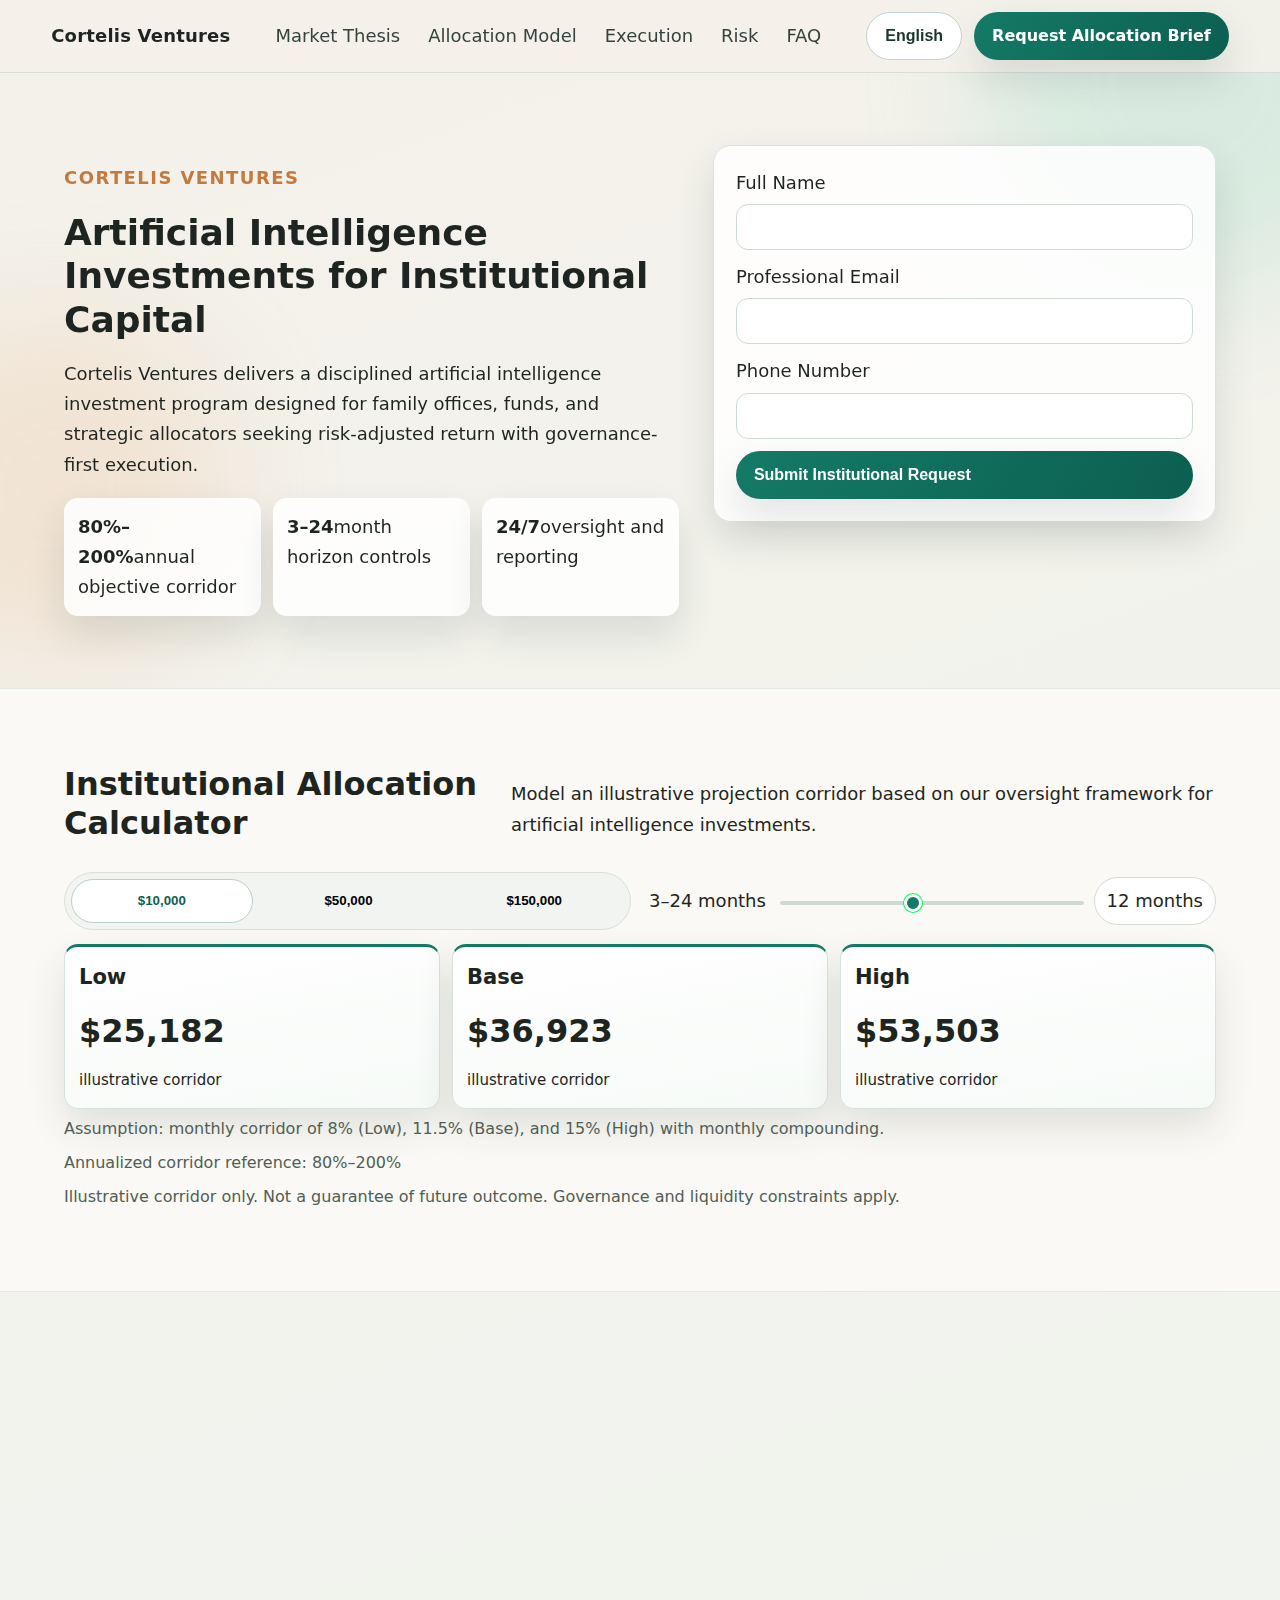
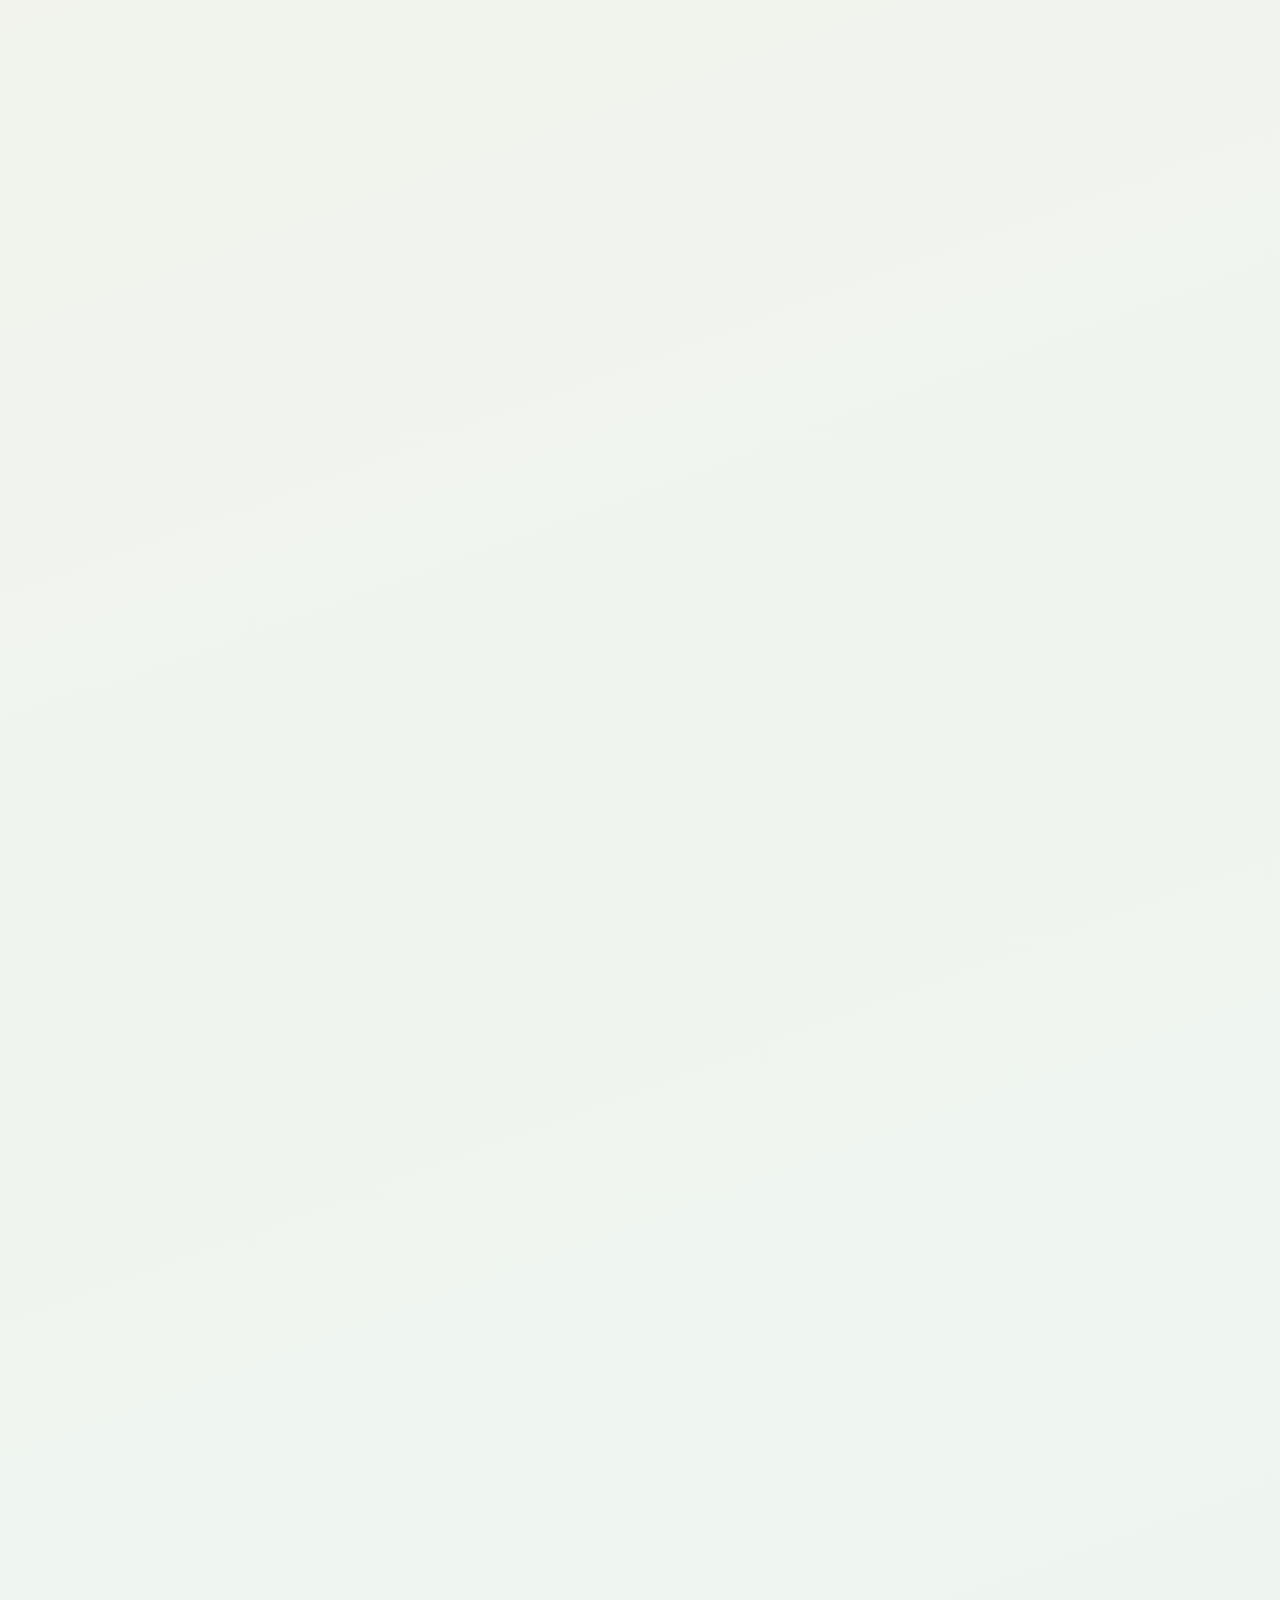
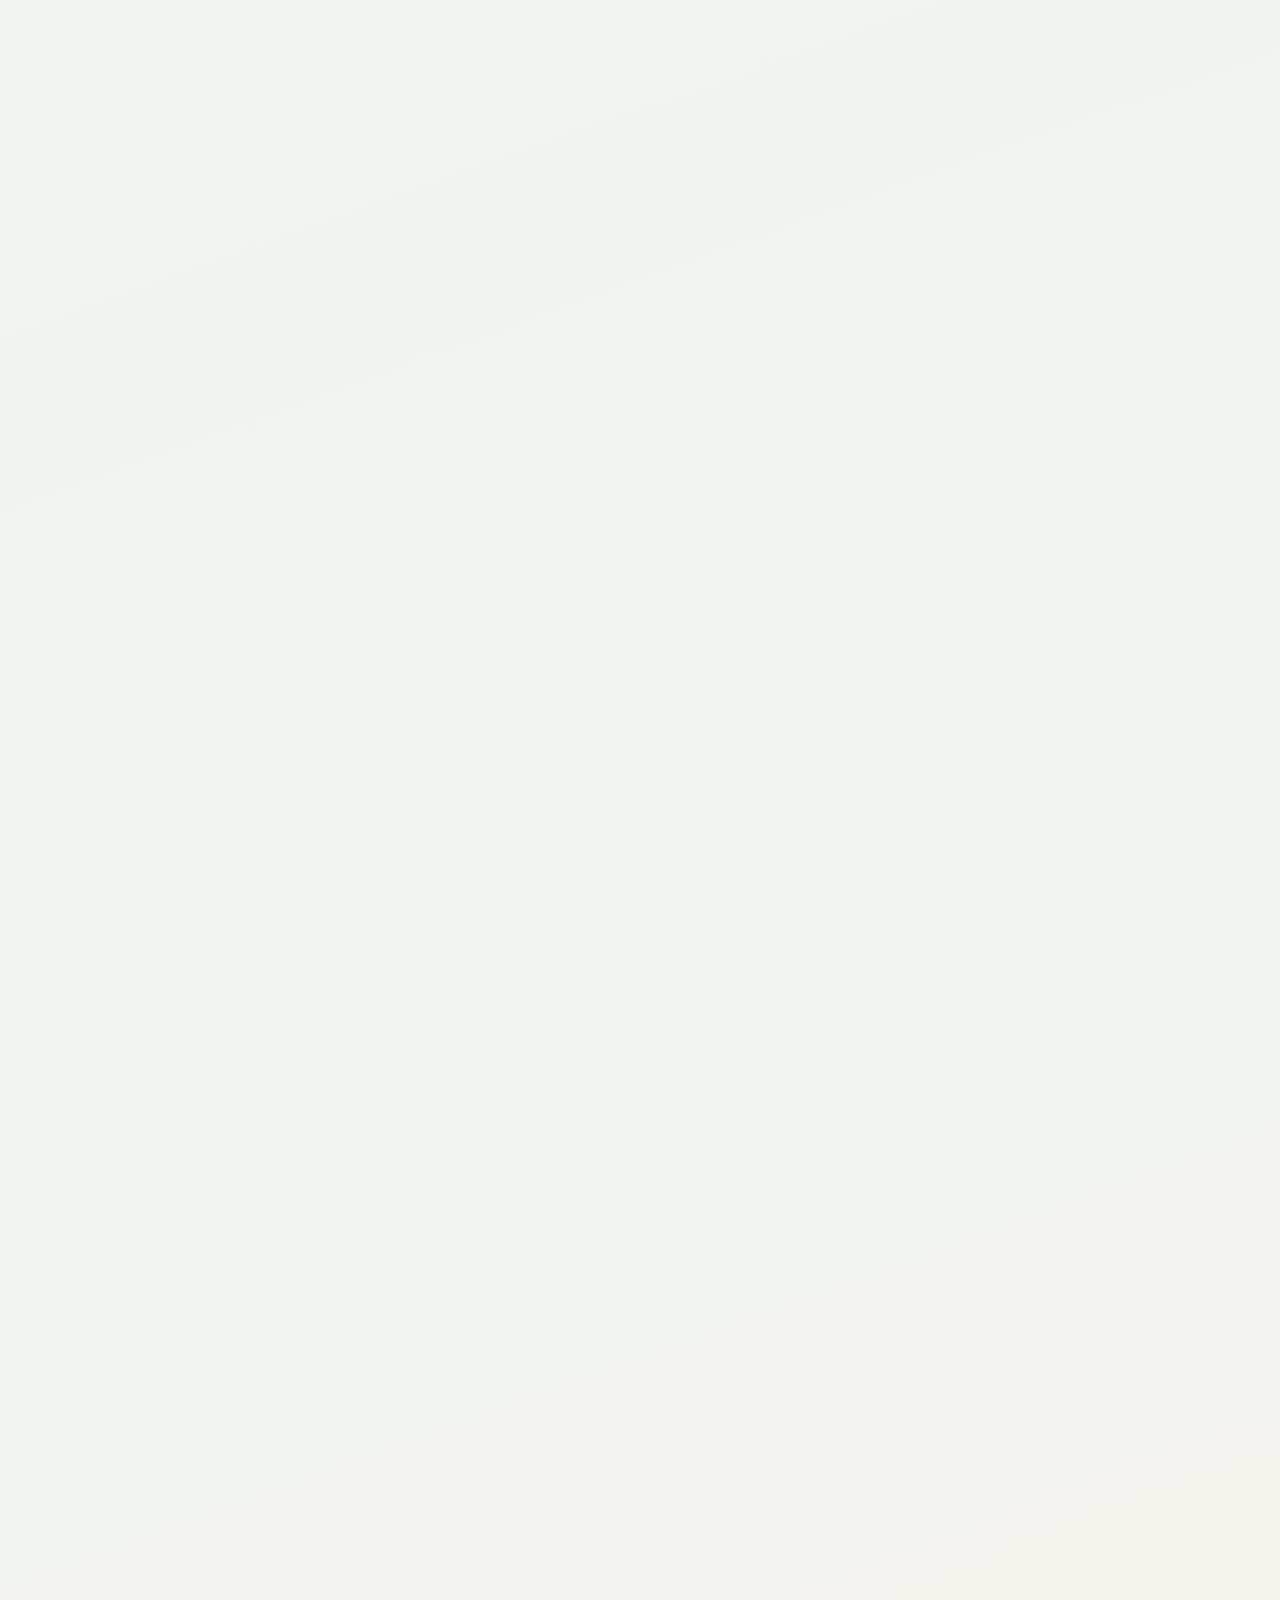
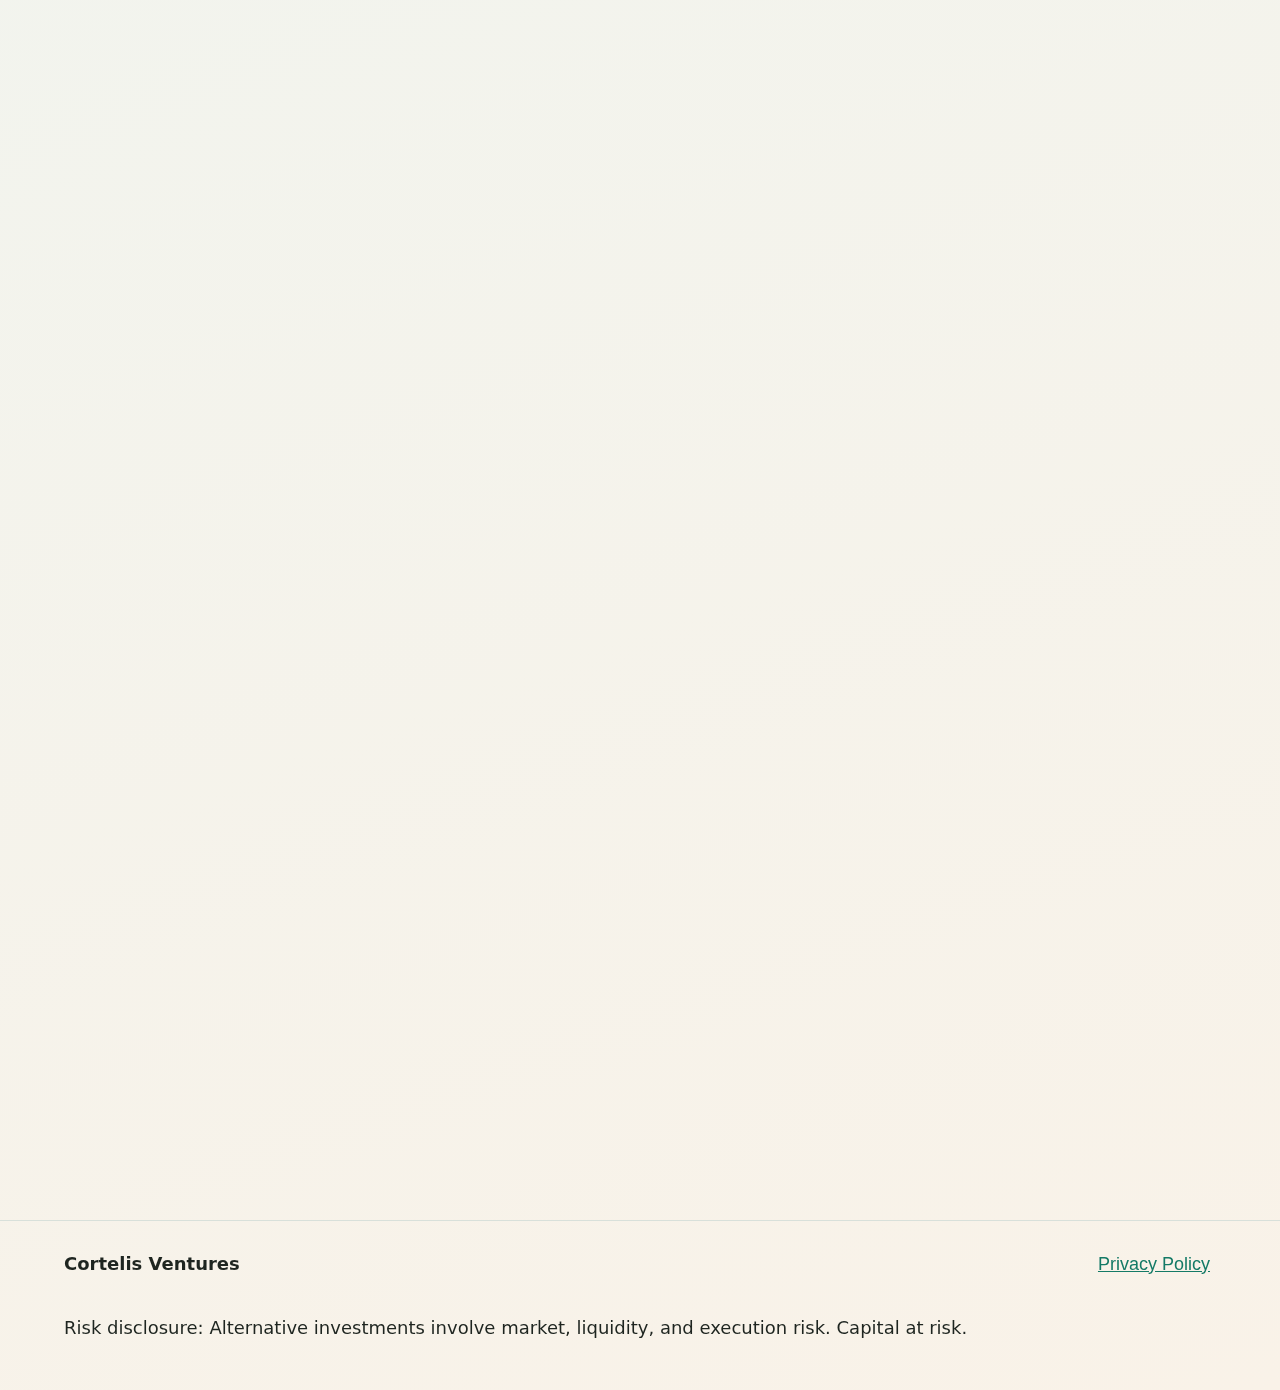
<file: index.html>
<!DOCTYPE html>
<html lang="en">
<head>
  <meta charset="UTF-8" />
  <meta name="viewport" content="width=device-width, initial-scale=1.0" />
  <title>Cortelis Ventures | Institutional AI Investment Platform</title>
  <meta name="description" content="Institutional-grade AI investment intelligence, risk governance and allocation execution for sophisticated capital partners." />
  <link rel="canonical" href="https://cortelisventures.com/" />
  <link rel="alternate" hreflang="en" href="https://cortelisventures.com/index.html" />
<link rel="alternate" hreflang="de" href="https://cortelisventures.com/de/index.html" />
<link rel="alternate" hreflang="fr" href="https://cortelisventures.com/fr/index.html" />
<link rel="alternate" hreflang="es" href="https://cortelisventures.com/es/index.html" />
<link rel="alternate" hreflang="it" href="https://cortelisventures.com/it/index.html" />
<link rel="alternate" hreflang="tr" href="https://cortelisventures.com/tr/index.html" />
<link rel="alternate" hreflang="pt" href="https://cortelisventures.com/pt/index.html" />
<link rel="alternate" hreflang="ja" href="https://cortelisventures.com/jp/index.html" />
<link rel="alternate" hreflang="sk" href="https://cortelisventures.com/sk/index.html" />
<link rel="alternate" hreflang="nl-BE" href="https://cortelisventures.com/be/index.html" />
  <meta property="og:title" content="Cortelis Ventures | Institutional AI Investment Platform" />
  <meta property="og:description" content="Institutional-grade AI investment intelligence, risk governance and allocation execution for sophisticated capital partners." />
  <meta property="og:type" content="website" />
  <meta property="og:url" content="https://cortelisventures.com/" />
  <meta name="twitter:card" content="summary_large_image" />
  <meta name="twitter:title" content="Cortelis Ventures | Institutional AI Investment Platform" />
  <meta name="twitter:description" content="Institutional-grade AI investment intelligence, risk governance and allocation execution for sophisticated capital partners." />
  <link rel="stylesheet" href="assets/style.css" />
  <script defer src="assets/app.js"></script>
</head>
<body data-locale="en-US" data-currency="USD">
  <div class="bg-glow glow-a"></div><div class="bg-glow glow-b"></div>
  <header class="site-header">
    <div class="brand">Cortelis Ventures</div>
    <nav class="desktop-nav"><a href="#market">Market Thesis</a><a href="#model">Allocation Model</a><a href="#process">Execution</a><a href="#risk">Risk</a><a href="#faq">FAQ</a></nav>
    <div class="header-actions">
      <div class="lang-wrap">
        <button class="lang-pill" aria-haspopup="true" aria-expanded="false">English</button>
        <div class="lang-menu"><a href="index.html">English</a>
<a href="de/index.html">Deutsch</a>
<a href="fr/index.html">Français</a>
<a href="es/index.html">Español</a>
<a href="it/index.html">Italiano</a>
<a href="tr/index.html">Türkçe</a>
<a href="pt/index.html">Português</a>
<a href="jp/index.html">日本語</a>
<a href="sk/index.html">Slovenčina</a>
<a href="be/index.html">Nederlands</a>
          <span><svg viewBox="0 0 24 16"><rect width="24" height="16" fill="#012169"/></svg> English</span>
        </div>
      </div>
      <a class="btn" href="#lead-final">Request Allocation Brief</a>
      <button class="burger" aria-label="Open menu"><span></span><span></span><span></span></button>
    </div>
  </header>
  <aside class="mobile-drawer" aria-hidden="true">
    <button class="close-drawer" aria-label="Close menu">×</button>
    <nav><a href="#market">Market Thesis</a><a href="#model">Allocation Model</a><a href="#process">Execution</a><a href="#risk">Risk</a><a href="#faq">FAQ</a></nav>
    <div class="drawer-lang"><a href="index.html">English</a>
<a href="de/index.html">Deutsch</a>
<a href="fr/index.html">Français</a>
<a href="es/index.html">Español</a>
<a href="it/index.html">Italiano</a>
<a href="tr/index.html">Türkçe</a>
<a href="pt/index.html">Português</a>
<a href="jp/index.html">日本語</a>
<a href="sk/index.html">Slovenčina</a>
<a href="be/index.html">Nederlands</a></div>
    <a class="btn" href="#lead-final">Request Allocation Brief</a>
  </aside>
  <main>
    <section class="hero">
      <div class="hero-copy">
        <p class="eyebrow">Cortelis Ventures</p>
        <h1>Artificial Intelligence Investments for Institutional Capital</h1>
        <p>Cortelis Ventures delivers a disciplined artificial intelligence investment program designed for family offices, funds, and strategic allocators seeking risk-adjusted return with governance-first execution.</p>
        <div class="hero-kpis">
          <div><strong>80%–200%</strong><span>annual objective corridor</span></div>
          <div><strong>3–24</strong><span>month horizon controls</span></div>
          <div><strong>24/7</strong><span>oversight and reporting</span></div>
        </div>
      </div>
      <form class="lead-form">
        <label>Full Name<input type="text" required></label>
        <label>Professional Email<input type="email" required></label>
        <label>Phone Number<input type="tel" required></label>
        <button class="btn" type="submit">Submit Institutional Request</button>
      </form>
    </section>

    <section class="calculator" aria-label="Institutional Allocation Calculator">
      <div class="calc-head"><h2>Institutional Allocation Calculator</h2><p>Model an illustrative projection corridor based on our oversight framework for artificial intelligence investments.</p></div>
      <div class="calc-inputs">
        <div class="segment" role="tablist" aria-label="Investment amount">
          <button class="seg-btn active" data-amount="10000">$10,000</button>
          <button class="seg-btn" data-amount="50000">$50,000</button>
          <button class="seg-btn" data-amount="150000">$150,000</button>
        </div>
        <div class="slider-wrap">
          <label>3–24 months</label>
          <input type="range" min="3" max="24" value="12" class="months-slider" />
          <span class="months-pill">12 months</span>
        </div>
      </div>
      <div class="calc-results">
        <article><h3>Low</h3><p class="amount low-val"></p><small>illustrative corridor</small></article>
        <article><h3>Base</h3><p class="amount base-val"></p><small>illustrative corridor</small></article>
        <article><h3>High</h3><p class="amount high-val"></p><small>illustrative corridor</small></article>
      </div>
      <p class="assumption">Assumption: monthly corridor of 8% (Low), 11.5% (Base), and 15% (High) with monthly compounding.</p>
      <p class="annual-ref">Annualized corridor reference: 80%–200%</p>
      <p class="micro">Illustrative corridor only. Not a guarantee of future outcome. Governance and liquidity constraints apply.</p>
    </section>

    <section class="kpi-strip" id="market"><h2>Allocation Signal Summary</h2><div class="kpi-grid"><div><span>Primary</span><strong>+42%</strong><p>capital efficiency vs baseline implementation.</p></div><div><span>Benchmark</span><strong>1.8x</strong><p>risk-adjusted spread over passive AI index basket.</p></div><div><span>Governance</span><strong>99.2%</strong><p>execution within mandate bands and policy limits.</p></div></div></section>
    <section class="split why"><div><h2>Why the AI investment window matters now</h2><p>Artificial Intelligence Investments remain early in institutional adoption. Signal dispersion is high, market structure is inefficient, and disciplined execution can capture asymmetric return while governance frameworks protect downside.</p></div><div class="viz bars"><h3>Opportunity distribution</h3><div class="vbar"><span style="height:68%"></span><label>Infrastructure</label></div><div class="vbar"><span style="height:52%"></span><label>Applications</label></div><div class="vbar"><span style="height:39%"></span><label>Data Layer</label></div></div></section>
    <section class="split reverse" id="model"><div><h2>Mandate-aligned allocation model</h2><p>We separate strategic sleeves into core, tactical, and opportunistic allocations with liquidity buffers and compliance mapping for committee sign-off.</p><div class="alloc-stack"><div><b>Core 45%</b><span>cash-flow stability and benchmark anchor</span></div><div><b>Tactical 35%</b><span>event-driven alpha and repricing cycles</span></div><div><b>Opportunistic 20%</b><span>high-conviction dislocations with strict stop-go gates</span></div></div></div><div class="viz ring"><h3>Mandate fit radar</h3><div class="ring-wrap"><div class="ring" style="--p:82"></div><p>82% target alignment across liquidity, governance, and reporting requirements.</p></div></div></section>
    <section class="timeline" id="process"><h2>Execution timeline and governance checkpoints</h2><div class="steps"><article><span>01</span><h3>Mandate mapping</h3><p>Risk budget, liquidity profile, and compliance perimeter are codified.</p></article><article><span>02</span><h3>Pipeline underwriting</h3><p>Signals are filtered with scenario analysis and counterparty diligence.</p></article><article><span>03</span><h3>Execution and hedging</h3><p>Orders are staged with slippage controls and downside overlays.</p></article><article><span>04</span><h3>Reporting cycle</h3><p>Attribution, benchmark context, and committee memos are delivered.</p></article></div></section>
    <section class="metrics"><h2>Performance attribution and benchmark spread</h2><div class="compare"><div><h3>Cortelis Program</h3><ul><li>Alpha capture: 24.6%</li><li>Max drawdown: -7.2%</li><li>Liquidity coverage: 3.3x</li></ul></div><div><h3>Market baseline</h3><ul><li>Alpha capture: 11.1%</li><li>Max drawdown: -14.9%</li><li>Liquidity coverage: 1.4x</li></ul></div></div><p>Interpretation: higher capital efficiency is driven by mandate filters and dynamic exposure controls rather than leverage expansion.</p></section>
    <section class="insights split"><div><h2>Research intelligence stack</h2><p>Our intelligence layer combines quantitative screening, sector analyst notes, and execution telemetry to convert noise into committee-grade insight.</p><div class="flow"><span>Signals</span><span>Validation</span><span>Execution</span><span>Reporting</span></div></div><div class="glass"><h3>Investor implication</h3><p>Decision cycles compress while oversight quality improves, supporting faster yet disciplined capital deployment.</p></div></section>
    <section class="risk" id="risk"><h2>Risk matrix and control architecture</h2><div class="matrix"><div><h3>Low impact / low probability</h3><p>Routine variance handled by operating limits.</p></div><div><h3>High impact / low probability</h3><p>Stress-tested with contingency liquidity and governance escalation.</p></div><div><h3>Low impact / high probability</h3><p>Managed through tactical rebalancing windows.</p></div><div><h3>High impact / high probability</h3><p>Hard stop protocols and committee override thresholds.</p></div></div></section>
    <section class="reviews"><h2>Allocator reviews</h2><div class="review-grid"><article><div class="r-head"><span class="avatar">AM</span><strong>Amelia Morgan</strong><em>VERIFIED</em></div><p class="meta">Chief Investment Officer · London</p><blockquote>“The governance cadence, liquidity framing, and reporting depth are institutional from day one.”</blockquote></article><article><div class="r-head"><span class="avatar">RK</span><strong>Rafael Klein</strong><em>VERIFIED</em></div><p class="meta">Portfolio Director · Zurich</p><blockquote>“Cortelis translated AI complexity into an executable mandate with measurable risk controls.”</blockquote></article><article><div class="r-head"><span class="avatar">ST</span><strong>Sofia Turner</strong><em>VERIFIED</em></div><p class="meta">Family Office Principal · Dublin</p><blockquote>“The allocation model improved capital efficiency while preserving downside discipline.”</blockquote></article><article><div class="r-head"><span class="avatar">JL</span><strong>Jonas Lind</strong><em>VERIFIED</em></div><p class="meta">Investment Committee Member · Stockholm</p><blockquote>“Quarterly attribution packs make decision cycles significantly faster.”</blockquote></article></div></section>
    <section class="faq" id="faq"><h2>Frequently asked questions</h2><div class="faq-list"><details><summary>What is the minimum allocation?</summary><p>The platform is designed for serious allocators. Illustrative engagement begins from structured mandates aligned to institutional governance standards.</p></details><details><summary>How is liquidity managed?</summary><p>We map each strategy sleeve to a liquidity bucket and enforce portfolio-level liquidity thresholds before execution.</p></details><details><summary>How often is reporting delivered?</summary><p>Capital partners receive monthly operational summaries and quarterly institutional attribution reports with benchmark context.</p></details><details><summary>How do you manage model risk?</summary><p>We diversify across signal families, impose hard risk limits, and run independent stress scenarios before capital deployment.</p></details><details><summary>Is this guaranteed performance?</summary><p>No. All outputs are illustrative and subject to market, execution, and governance constraints.</p></details><details><summary>Can mandates be customized?</summary><p>Yes. We adapt exposure bands, risk budgets, and reporting layers to committee requirements.</p></details><details><summary>How do you support compliance teams?</summary><p>Every mandate includes an audit-ready documentation trail, decision logs, and policy mapping support.</p></details></div></section>
    <section class="final-cta" id="lead-final"><div><h2>Build your institutional AI allocation plan</h2><p>Speak with Cortelis Ventures to align mandate fit, reporting requirements, and deployment pacing.</p></div><form class="lead-form"><label>Full Name<input type="text" required></label><label>Professional Email<input type="email" required></label><label>Phone Number<input type="tel" required></label><button class="btn" type="submit">Submit Institutional Request</button></form></section>
  </main>
  <footer><strong>Cortelis Ventures</strong> <button class="privacy-open">Privacy Policy</button><p>Risk disclosure: Alternative investments involve market, liquidity, and execution risk. Capital at risk.</p></footer>
  <div class="modal" aria-hidden="true"><div class="modal-panel" role="dialog" aria-modal="true" aria-label="Privacy Policy"><button class="modal-x" aria-label="Close">×</button><h2>Privacy Policy</h2><div class="modal-scroll"><h3>Introduction</h3><p>We process investor data to support due diligence and mandate onboarding.</p><h3>Data collection</h3><p>We collect identification, contact, and communication data provided through forms and interactions.</p><h3>Legal basis</h3><p>Processing is based on legitimate interest, contractual preparation, and regulatory obligations.</p><h3>Cookies</h3><p>Essential and analytics cookies may be used to improve usability and measurement.</p><h3>Retention</h3><p>Data is retained only as long as necessary for compliance and investor relationship management.</p><h3>Third-party sharing</h3><p>Data may be shared with regulated partners supporting custody, analytics, and compliance.</p><h3>Security</h3><p>Encryption, access controls, and audit trails are applied to protect personal data.</p><h3>User rights</h3><p>You can request access, correction, restriction, deletion, and portability where applicable.</p><h3>International transfers</h3><p>Cross-border transfers follow contractual safeguards and jurisdictional controls.</p><h3>Industry risk disclosure</h3><p>Alternative investments carry market, model, liquidity, and operational risk.</p><h3>Contact</h3><p>privacy@cortelisventures.com</p></div><div class="modal-foot"><button class="modal-close">Close</button></div></div></div>
  <script type="application/ld+json">{"@context":"https://schema.org","@graph":[{"@type":"Organization","name":"Cortelis Ventures","url":"https://cortelisventures.com"},{"@type":"WebSite","name":"Cortelis Ventures","url":"https://cortelisventures.com"},{"@type":"FAQPage","mainEntity":[{"@type":"Question","name":"What is the minimum allocation?","acceptedAnswer":{"@type":"Answer","text":"The mandate is built for institutional allocators and governance-led execution."}}]},{"@type":"Review","author":{"@type":"Person","name":"Amelia Morgan"},"reviewRating":{"@type":"Rating","ratingValue":"5"},"reviewBody":"Governance and reporting depth are institutional from day one."}]}</script>
</body>
</html>
</file>
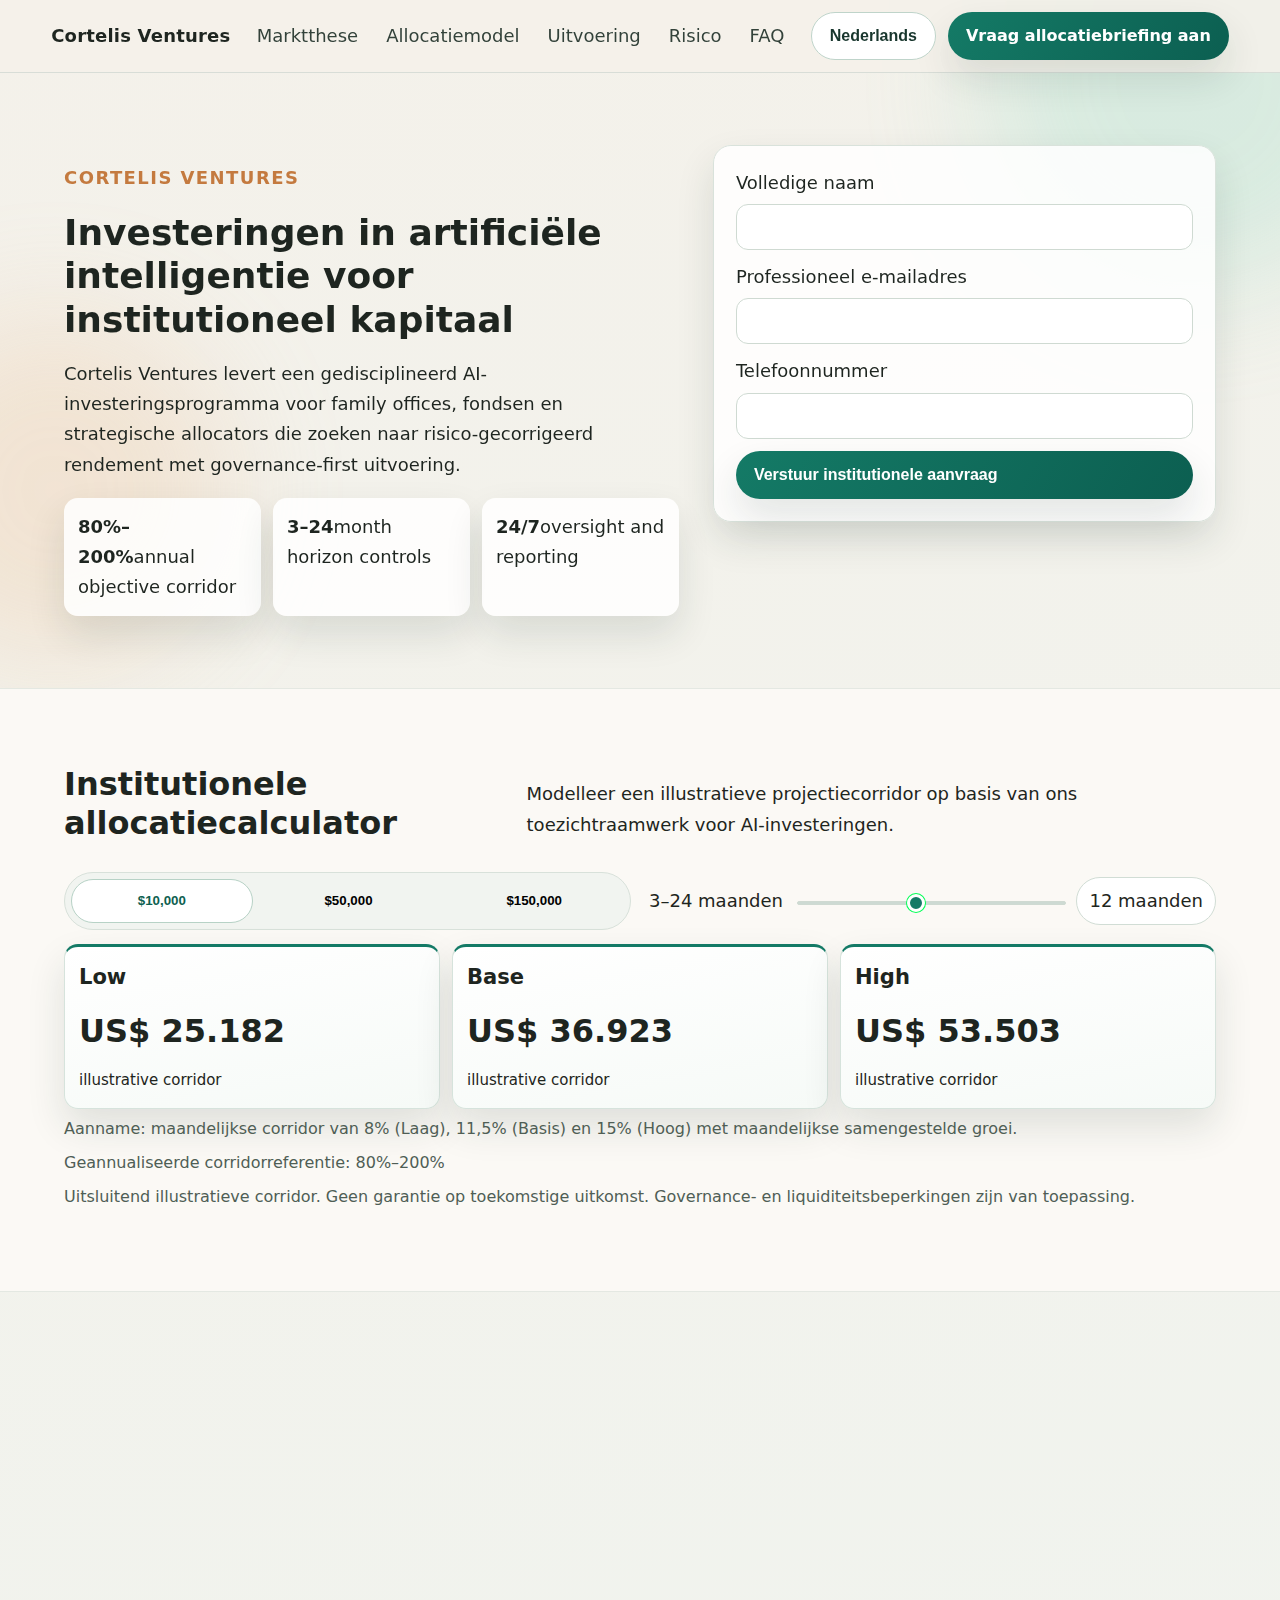
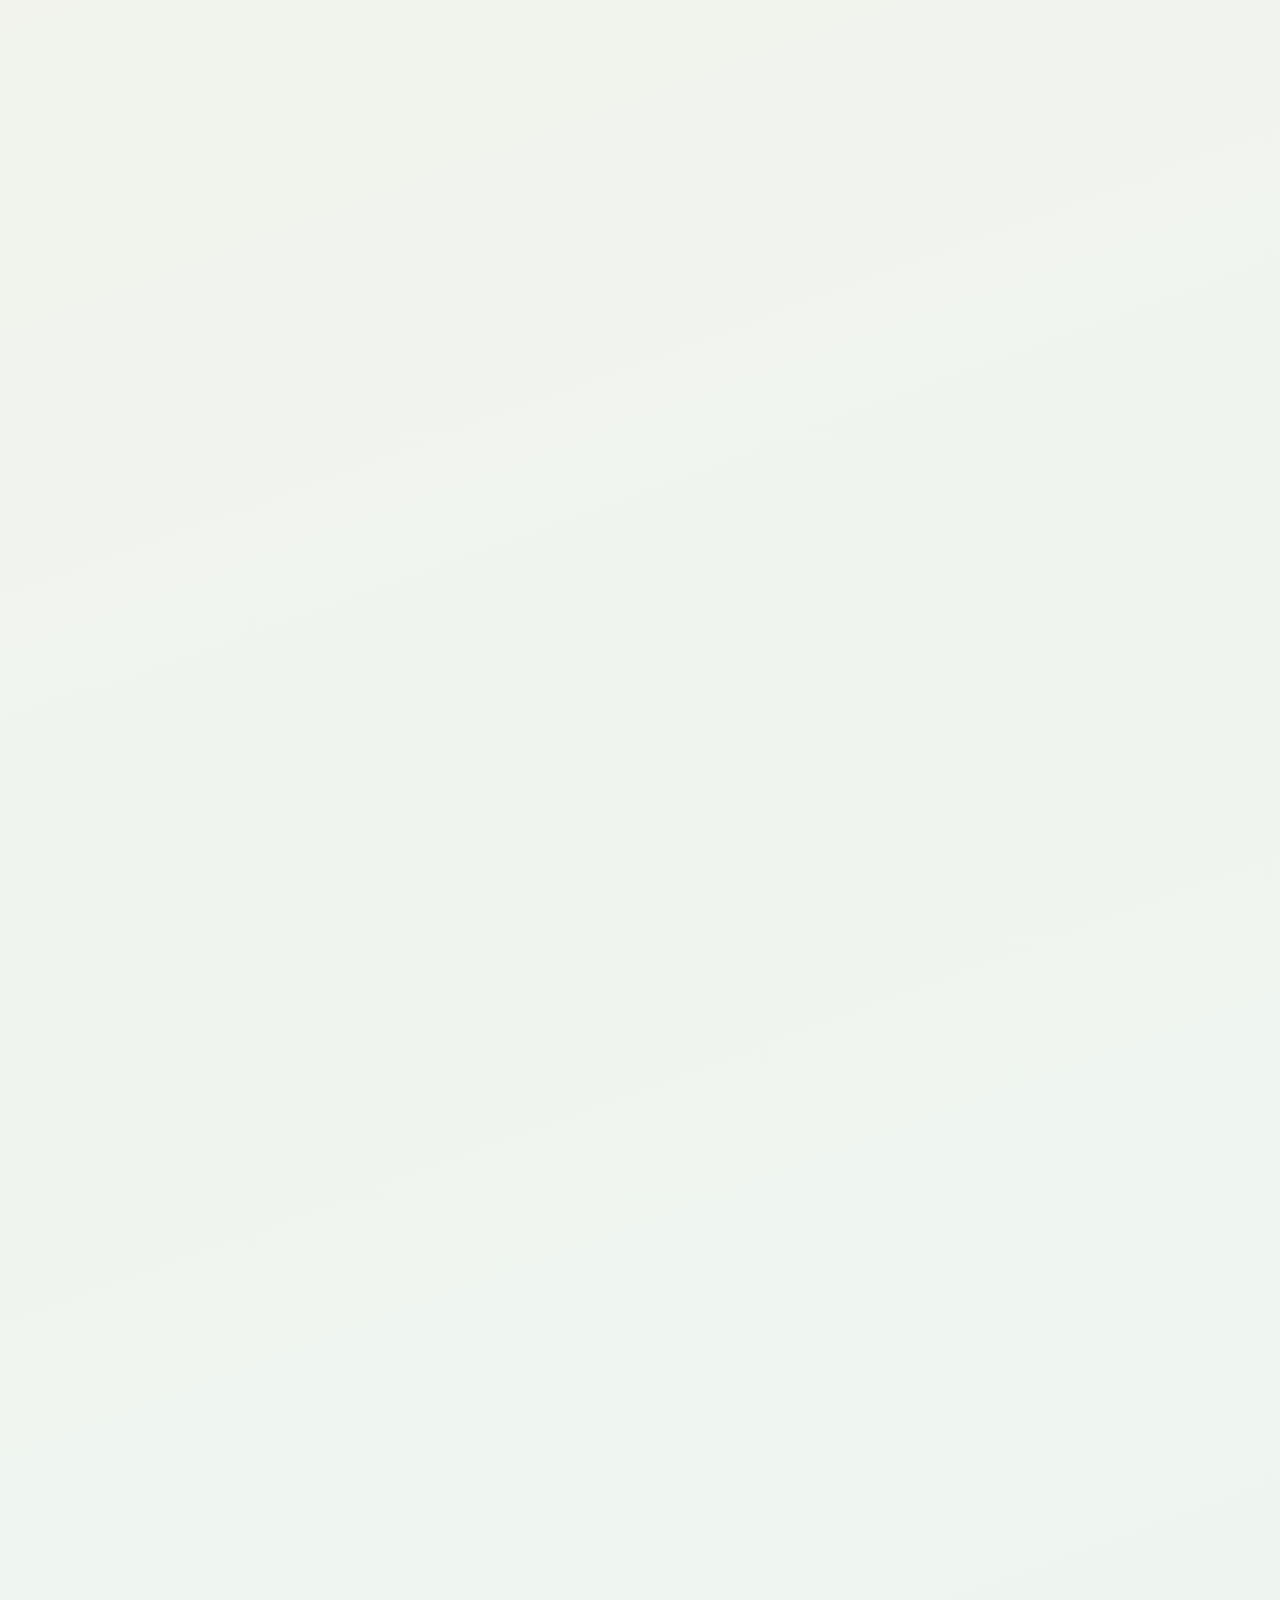
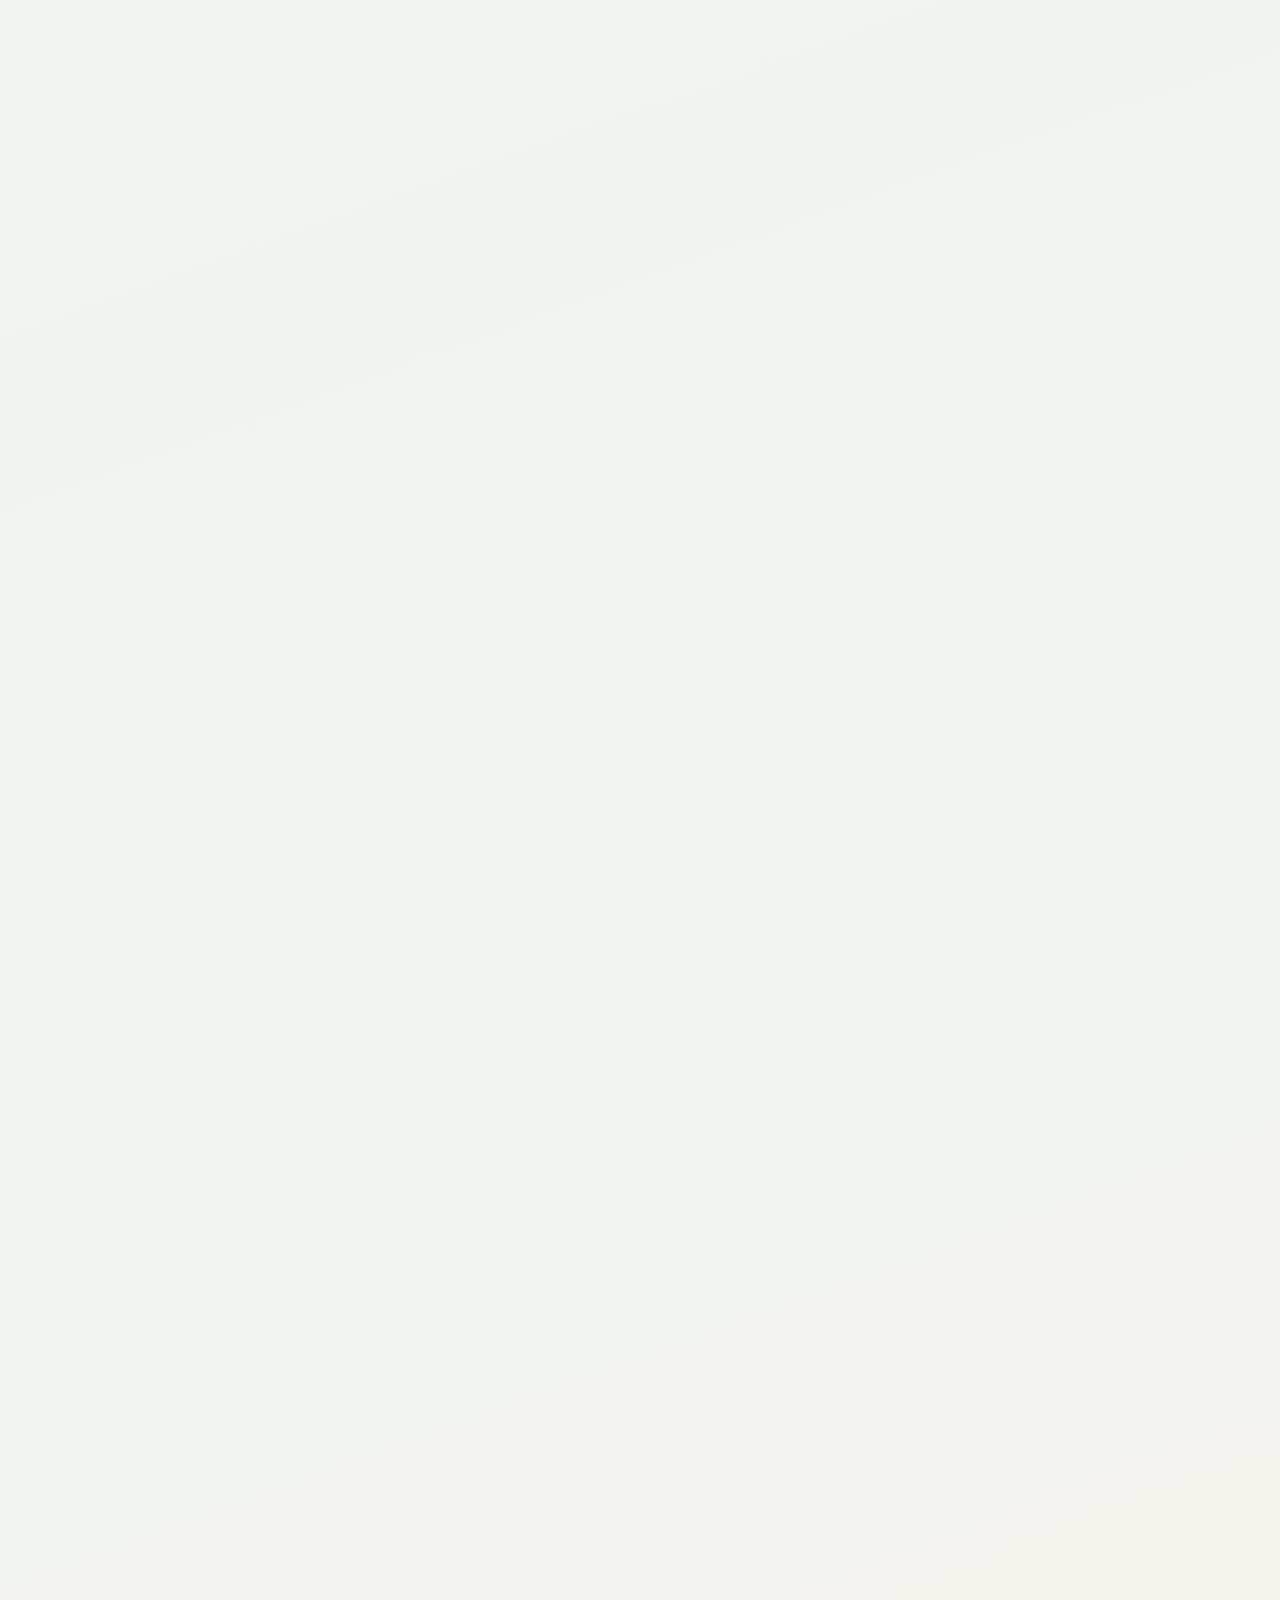
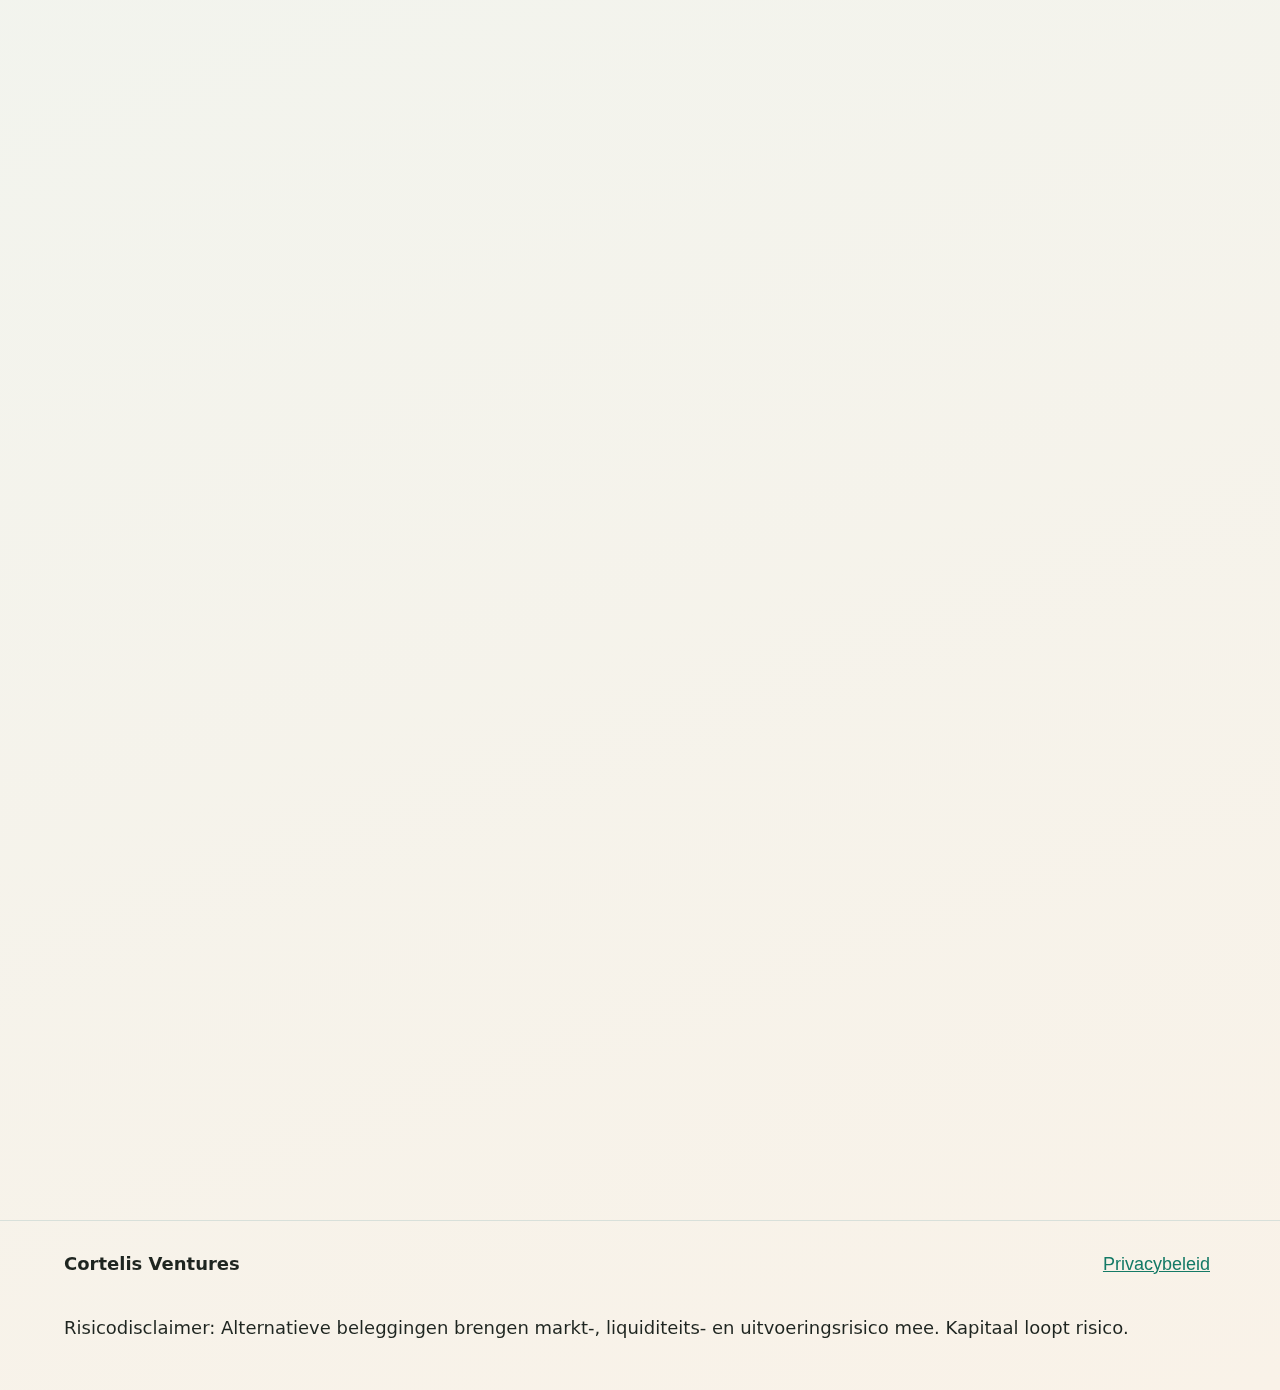
<file: be/index.html>
<!DOCTYPE html>
<html lang="nl">
<head>
  <meta charset="UTF-8" />
  <meta name="viewport" content="width=device-width, initial-scale=1.0" />
  <title>Cortelis Ventures | Institutioneel AI-investeringsplatform</title>
  <meta name="description" content="Institutioneel AI-investeringsplatform met governance, risicobeheer en allocatiegerichte uitvoering." />
  <link rel="canonical" href="https://cortelisventures.com/be/index.html" />
  <link rel="alternate" hreflang="en" href="https://cortelisventures.com/index.html" />
<link rel="alternate" hreflang="de" href="https://cortelisventures.com/de/index.html" />
<link rel="alternate" hreflang="fr" href="https://cortelisventures.com/fr/index.html" />
<link rel="alternate" hreflang="es" href="https://cortelisventures.com/es/index.html" />
<link rel="alternate" hreflang="it" href="https://cortelisventures.com/it/index.html" />
<link rel="alternate" hreflang="tr" href="https://cortelisventures.com/tr/index.html" />
<link rel="alternate" hreflang="pt" href="https://cortelisventures.com/pt/index.html" />
<link rel="alternate" hreflang="ja" href="https://cortelisventures.com/jp/index.html" />
<link rel="alternate" hreflang="sk" href="https://cortelisventures.com/sk/index.html" />
<link rel="alternate" hreflang="nl-BE" href="https://cortelisventures.com/be/index.html" />
  <meta property="og:title" content="Cortelis Ventures | Institutioneel AI-investeringsplatform" />
  <meta property="og:description" content="Institutioneel AI-investeringsplatform met governance, risicobeheer en allocatiegerichte uitvoering." />
  <meta property="og:type" content="website" />
  <meta property="og:url" content="https://cortelisventures.com/be/index.html" />
  <meta name="twitter:card" content="summary_large_image" />
  <meta name="twitter:title" content="Cortelis Ventures | Institutioneel AI-investeringsplatform" />
  <meta name="twitter:description" content="Institutioneel AI-investeringsplatform met governance, risicobeheer en allocatiegerichte uitvoering." />
  <link rel="stylesheet" href="../assets/style.css" />
  <script defer src="../assets/app.js"></script>
</head>
<body data-locale="nl-BE" data-currency="USD">
  <div class="bg-glow glow-a"></div><div class="bg-glow glow-b"></div>
  <header class="site-header">
    <div class="brand">Cortelis Ventures</div>
    <nav class="desktop-nav"><a href="#market">Marktthese</a><a href="#model">Allocatiemodel</a><a href="#process">Uitvoering</a><a href="#risk">Risico</a><a href="#faq">FAQ</a></nav>
    <div class="header-actions">
      <div class="lang-wrap">
        <button class="lang-pill" aria-haspopup="true" aria-expanded="false">Nederlands</button>
        <div class="lang-menu"><a href="../index.html">English</a>
<a href="../de/index.html">Deutsch</a>
<a href="../fr/index.html">Français</a>
<a href="../es/index.html">Español</a>
<a href="../it/index.html">Italiano</a>
<a href="../tr/index.html">Türkçe</a>
<a href="../pt/index.html">Português</a>
<a href="../jp/index.html">日本語</a>
<a href="../sk/index.html">Slovenčina</a>
<a href="../be/index.html">Belgium</a>
          <span><svg viewBox="0 0 24 16"><rect width="24" height="16" fill="#012169"/></svg> English</span>
        </div>
      </div>
      <a class="btn" href="#lead-final">Vraag allocatiebriefing aan</a>
      <button class="burger" aria-label="Open menu"><span></span><span></span><span></span></button>
    </div>
  </header>
  <aside class="mobile-drawer" aria-hidden="true">
    <button class="close-drawer" aria-label="Close menu">×</button>
    <nav><a href="#market">Marktthese</a><a href="#model">Allocatiemodel</a><a href="#process">Uitvoering</a><a href="#risk">Risico</a><a href="#faq">FAQ</a></nav>
    <div class="drawer-lang"><a href="../index.html">English</a>
<a href="../de/index.html">Deutsch</a>
<a href="../fr/index.html">Français</a>
<a href="../es/index.html">Español</a>
<a href="../it/index.html">Italiano</a>
<a href="../tr/index.html">Türkçe</a>
<a href="../pt/index.html">Português</a>
<a href="../jp/index.html">日本語</a>
<a href="../sk/index.html">Slovenčina</a>
<a href="../be/index.html">Belgium</a></div>
    <a class="btn" href="#lead-final">Vraag allocatiebriefing aan</a>
  </aside>
  <main>
    <section class="hero">
      <div class="hero-copy">
        <p class="eyebrow">Cortelis Ventures</p>
        <h1>Investeringen in artificiële intelligentie voor institutioneel kapitaal</h1>
        <p>Cortelis Ventures levert een gedisciplineerd AI-investeringsprogramma voor family offices, fondsen en strategische allocators die zoeken naar risico-gecorrigeerd rendement met governance-first uitvoering.</p>
        <div class="hero-kpis">
          <div><strong>80%–200%</strong><span>annual objective corridor</span></div>
          <div><strong>3–24</strong><span>month horizon controls</span></div>
          <div><strong>24/7</strong><span>oversight and reporting</span></div>
        </div>
      </div>
      <form class="lead-form">
        <label>Volledige naam<input type="text" required></label>
        <label>Professioneel e-mailadres<input type="email" required></label>
        <label>Telefoonnummer<input type="tel" required></label>
        <button class="btn" type="submit">Verstuur institutionele aanvraag</button>
      </form>
    </section>

    <section class="calculator" aria-label="Institutionele allocatiecalculator">
      <div class="calc-head"><h2>Institutionele allocatiecalculator</h2><p>Modelleer een illustratieve projectiecorridor op basis van ons toezichtraamwerk voor AI-investeringen.</p></div>
      <div class="calc-inputs">
        <div class="segment" role="tablist" aria-label="Investment amount">
          <button class="seg-btn active" data-amount="10000">$10,000</button>
          <button class="seg-btn" data-amount="50000">$50,000</button>
          <button class="seg-btn" data-amount="150000">$150,000</button>
        </div>
        <div class="slider-wrap">
          <label>3–24 maanden</label>
          <input type="range" min="3" max="24" value="12" class="months-slider" />
          <span class="months-pill">12 maanden</span>
        </div>
      </div>
      <div class="calc-results">
        <article><h3>Low</h3><p class="amount low-val"></p><small>illustrative corridor</small></article>
        <article><h3>Base</h3><p class="amount base-val"></p><small>illustrative corridor</small></article>
        <article><h3>High</h3><p class="amount high-val"></p><small>illustrative corridor</small></article>
      </div>
      <p class="assumption">Aanname: maandelijkse corridor van 8% (Laag), 11,5% (Basis) en 15% (Hoog) met maandelijkse samengestelde groei.</p>
      <p class="annual-ref">Geannualiseerde corridorreferentie: 80%–200%</p>
      <p class="micro">Uitsluitend illustratieve corridor. Geen garantie op toekomstige uitkomst. Governance- en liquiditeitsbeperkingen zijn van toepassing.</p>
    </section>

    <section class="kpi-strip" id="market"><h2>Overzicht allocatiesignalen</h2><div class="kpi-grid"><div><span>Primary</span><strong>+42%</strong><p>capital efficiency vs baseline implementation.</p></div><div><span>Benchmark</span><strong>1.8x</strong><p>risk-adjusted spread over passive AI index basket.</p></div><div><span>Governance</span><strong>99.2%</strong><p>execution within mandate bands and policy limits.</p></div></div></section>
    <section class="split why"><div><h2>Waarom het AI-investeringsvenster nu belangrijk is</h2><p>Artificial Intelligence Investments remain early in institutional adoption. Signal dispersion is high, market structure is inefficient, and disciplined execution can capture asymmetric return while governance frameworks protect downside.</p></div><div class="viz bars"><h3>Opportunity distribution</h3><div class="vbar"><span style="height:68%"></span><label>Infrastructure</label></div><div class="vbar"><span style="height:52%"></span><label>Applications</label></div><div class="vbar"><span style="height:39%"></span><label>Data Layer</label></div></div></section>
    <section class="split reverse" id="model"><div><h2>Mandaatgericht allocatiemodel</h2><p>We separate strategic sleeves into core, tactical, and opportunistic allocations with liquidity buffers and compliance mapping for committee sign-off.</p><div class="alloc-stack"><div><b>Core 45%</b><span>cash-flow stability and benchmark anchor</span></div><div><b>Tactical 35%</b><span>event-driven alpha and repricing cycles</span></div><div><b>Opportunistic 20%</b><span>high-conviction dislocations with strict stop-go gates</span></div></div></div><div class="viz ring"><h3>Mandate fit radar</h3><div class="ring-wrap"><div class="ring" style="--p:82"></div><p>82% target alignment across liquidity, governance, and reporting requirements.</p></div></div></section>
    <section class="timeline" id="process"><h2>Uitvoeringstijdlijn en governance-controlepunten</h2><div class="steps"><article><span>01</span><h3>Mandate mapping</h3><p>Risk budget, liquidity profile, and compliance perimeter are codified.</p></article><article><span>02</span><h3>Pipeline underwriting</h3><p>Signals are filtered with scenario analysis and counterparty diligence.</p></article><article><span>03</span><h3>Execution and hedging</h3><p>Orders are staged with slippage controls and downside overlays.</p></article><article><span>04</span><h3>Reporting cycle</h3><p>Attribution, benchmark context, and committee memos are delivered.</p></article></div></section>
    <section class="metrics"><h2>Prestatie-attributie en benchmarkverschil</h2><div class="compare"><div><h3>Cortelis Program</h3><ul><li>Alpha capture: 24.6%</li><li>Max drawdown: -7.2%</li><li>Liquidity coverage: 3.3x</li></ul></div><div><h3>Market baseline</h3><ul><li>Alpha capture: 11.1%</li><li>Max drawdown: -14.9%</li><li>Liquidity coverage: 1.4x</li></ul></div></div><p>Interpretation: higher capital efficiency is driven by mandate filters and dynamic exposure controls rather than leverage expansion.</p></section>
    <section class="insights split"><div><h2>Onderzoeks- en intelligentiestack</h2><p>Our intelligence layer combines quantitative screening, sector analyst notes, and execution telemetry to convert noise into committee-grade insight.</p><div class="flow"><span>Signals</span><span>Validation</span><span>Execution</span><span>Reporting</span></div></div><div class="glass"><h3>Investor implication</h3><p>Decision cycles compress while oversight quality improves, supporting faster yet disciplined capital deployment.</p></div></section>
    <section class="risk" id="risk"><h2>Risicomatrix en controle-architectuur</h2><div class="matrix"><div><h3>Low impact / low probability</h3><p>Routine variance handled by operating limits.</p></div><div><h3>High impact / low probability</h3><p>Stress-tested with contingency liquidity and governance escalation.</p></div><div><h3>Low impact / high probability</h3><p>Managed through tactical rebalancing windows.</p></div><div><h3>High impact / high probability</h3><p>Hard stop protocols and committee override thresholds.</p></div></div></section>
    <section class="reviews"><h2>Beoordelingen van allocators</h2><div class="review-grid"><article><div class="r-head"><span class="avatar">AM</span><strong>Amelia Morgan</strong><em>GEVERIFIEERD</em></div><p class="meta">Chief Investment Officer · London</p><blockquote>“The governance cadence, liquidity framing, and reporting depth are institutional from day one.”</blockquote></article><article><div class="r-head"><span class="avatar">RK</span><strong>Rafael Klein</strong><em>GEVERIFIEERD</em></div><p class="meta">Portfolio Director · Zurich</p><blockquote>“Cortelis translated AI complexity into an executable mandate with measurable risk controls.”</blockquote></article><article><div class="r-head"><span class="avatar">ST</span><strong>Sofia Turner</strong><em>GEVERIFIEERD</em></div><p class="meta">Family Office Principal · Dublin</p><blockquote>“The allocation model improved capital efficiency while preserving downside discipline.”</blockquote></article><article><div class="r-head"><span class="avatar">JL</span><strong>Jonas Lind</strong><em>GEVERIFIEERD</em></div><p class="meta">Investment Committee Member · Stockholm</p><blockquote>“Quarterly attribution packs make decision cycles significantly faster.”</blockquote></article></div></section>
    <section class="faq" id="faq"><h2>Veelgestelde vragen</h2><div class="faq-list"><details><summary>What is the minimum allocation?</summary><p>The platform is designed for serious allocators. Illustrative engagement begins from structured mandates aligned to institutional governance standards.</p></details><details><summary>How is liquidity managed?</summary><p>We map each strategy sleeve to a liquidity bucket and enforce portfolio-level liquidity thresholds before execution.</p></details><details><summary>How often is reporting delivered?</summary><p>Capital partners receive monthly operational summaries and quarterly institutional attribution reports with benchmark context.</p></details><details><summary>How do you manage model risk?</summary><p>We diversify across signal families, impose hard risk limits, and run independent stress scenarios before capital deployment.</p></details><details><summary>Is this guaranteed performance?</summary><p>No. All outputs are illustrative and subject to market, execution, and governance constraints.</p></details><details><summary>Can mandates be customized?</summary><p>Yes. We adapt exposure bands, risk budgets, and reporting layers to committee requirements.</p></details><details><summary>How do you support compliance teams?</summary><p>Every mandate includes an audit-ready documentation trail, decision logs, and policy mapping support.</p></details></div></section>
    <section class="final-cta" id="lead-final"><div><h2>Bouw uw institutionele AI-allocatieplan</h2><p>Speak with Cortelis Ventures to align mandate fit, reporting requirements, and deployment pacing.</p></div><form class="lead-form"><label>Volledige naam<input type="text" required></label><label>Professioneel e-mailadres<input type="email" required></label><label>Telefoonnummer<input type="tel" required></label><button class="btn" type="submit">Verstuur institutionele aanvraag</button></form></section>
  </main>
  <footer><strong>Cortelis Ventures</strong> <button class="privacy-open">Privacybeleid</button><p>Risicodisclaimer: Alternatieve beleggingen brengen markt-, liquiditeits- en uitvoeringsrisico mee. Kapitaal loopt risico.</p></footer>
  <div class="modal" aria-hidden="true"><div class="modal-panel" role="dialog" aria-modal="true" aria-label="Privacybeleid"><button class="modal-x" aria-label="Close">×</button><h2>Privacybeleid</h2><div class="modal-scroll"><h3>Introduction</h3><p>We process investor data to support due diligence and mandate onboarding.</p><h3>Data collection</h3><p>We collect identification, contact, and communication data provided through forms and interactions.</p><h3>Legal basis</h3><p>Processing is based on legitimate interest, contractual preparation, and regulatory obligations.</p><h3>Cookies</h3><p>Essential and analytics cookies may be used to improve usability and measurement.</p><h3>Retention</h3><p>Data is retained only as long as necessary for compliance and investor relationship management.</p><h3>Third-party sharing</h3><p>Data may be shared with regulated partners supporting custody, analytics, and compliance.</p><h3>Security</h3><p>Encryption, access controls, and audit trails are applied to protect personal data.</p><h3>User rights</h3><p>You can request access, correction, restriction, deletion, and portability where applicable.</p><h3>International transfers</h3><p>Cross-border transfers follow contractual safeguards and jurisdictional controls.</p><h3>Industry risk disclosure</h3><p>Alternative investments carry market, model, liquidity, and operational risk.</p><h3>Contact</h3><p>privacy@cortelisventures.com</p></div><div class="modal-foot"><button class="modal-close">Close</button></div></div></div>
  <script type="application/ld+json">{"@context":"https://schema.org","@graph":[{"@type":"Organization","name":"Cortelis Ventures","url":"https://cortelisventures.com"},{"@type":"WebSite","name":"Cortelis Ventures","url":"https://cortelisventures.com"},{"@type":"FAQPage","mainEntity":[{"@type":"Question","name":"What is the minimum allocation?","acceptedAnswer":{"@type":"Answer","text":"The mandate is built for institutional allocators and governance-led execution."}}]},{"@type":"Review","author":{"@type":"Person","name":"Amelia Morgan"},"reviewRating":{"@type":"Rating","ratingValue":"5"},"reviewBody":"Governance and reporting depth are institutional from day one."}]}</script>
</body>
</html>
</file>
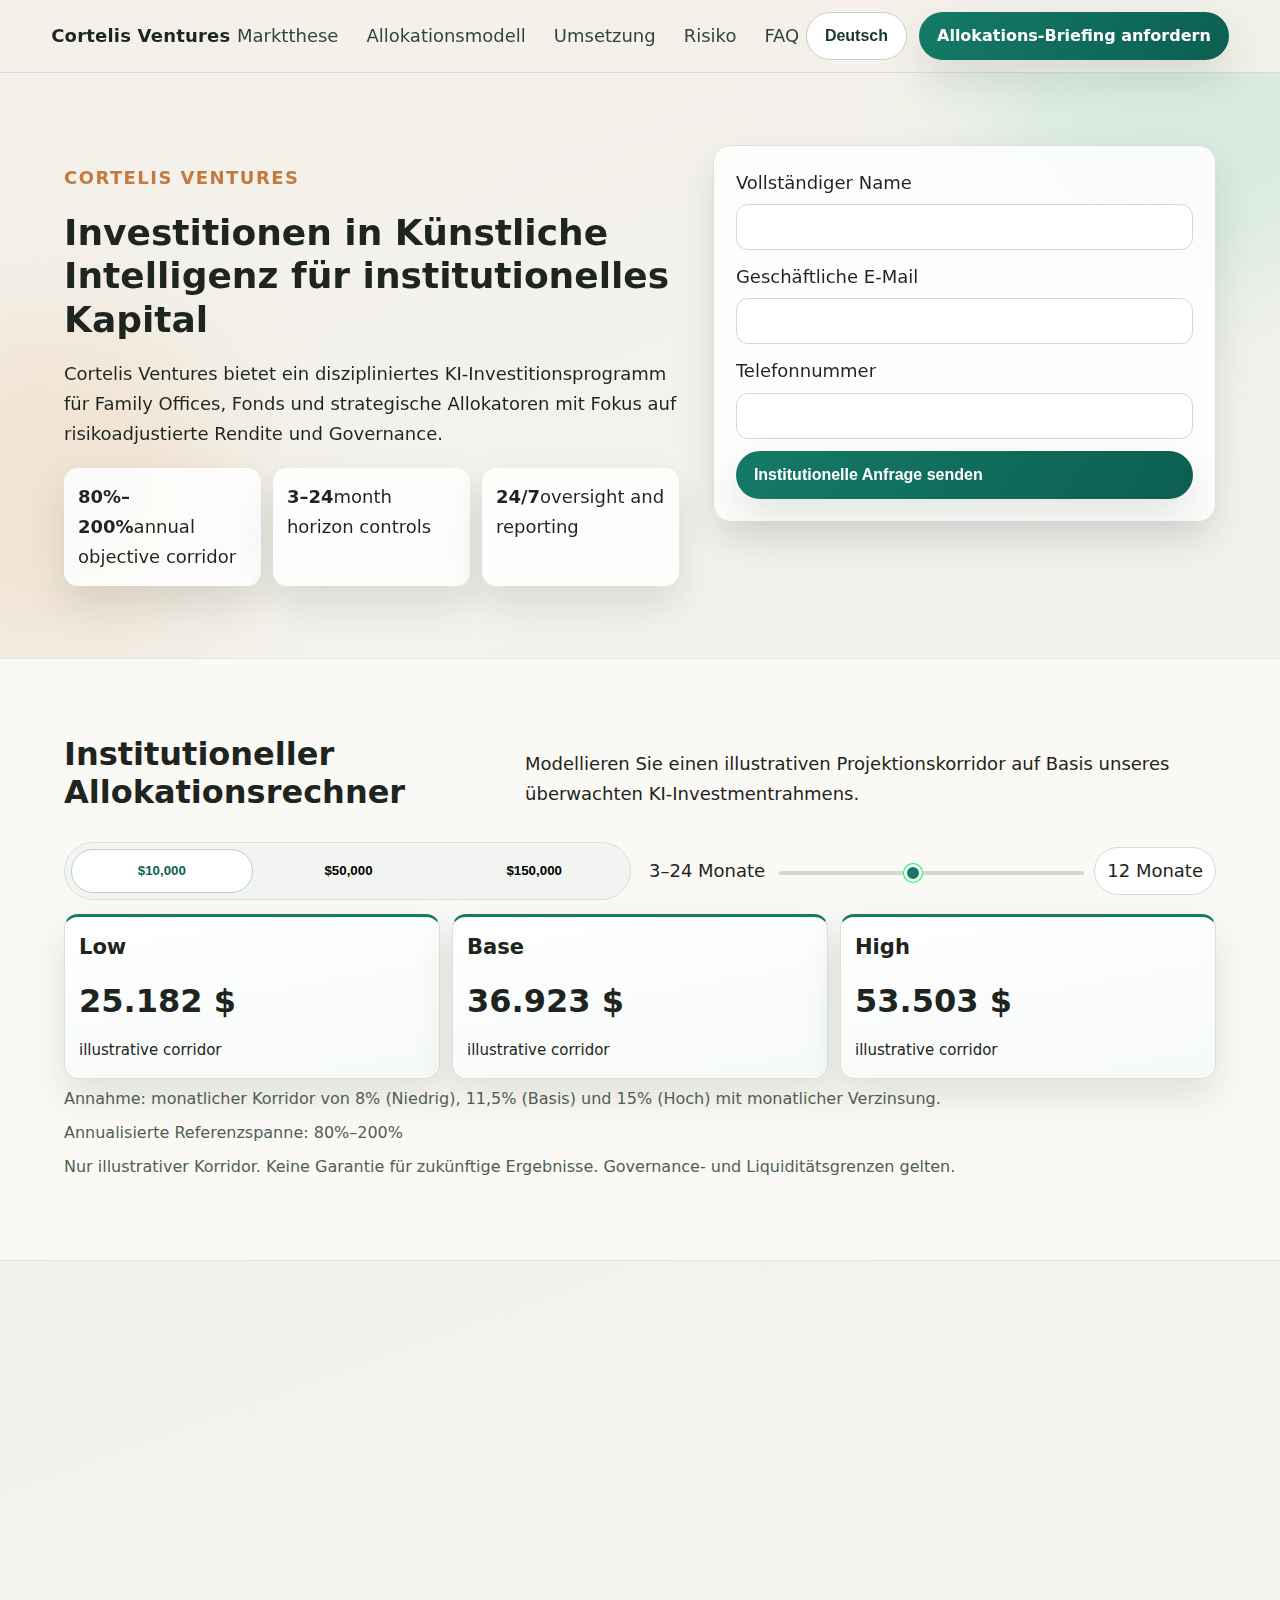
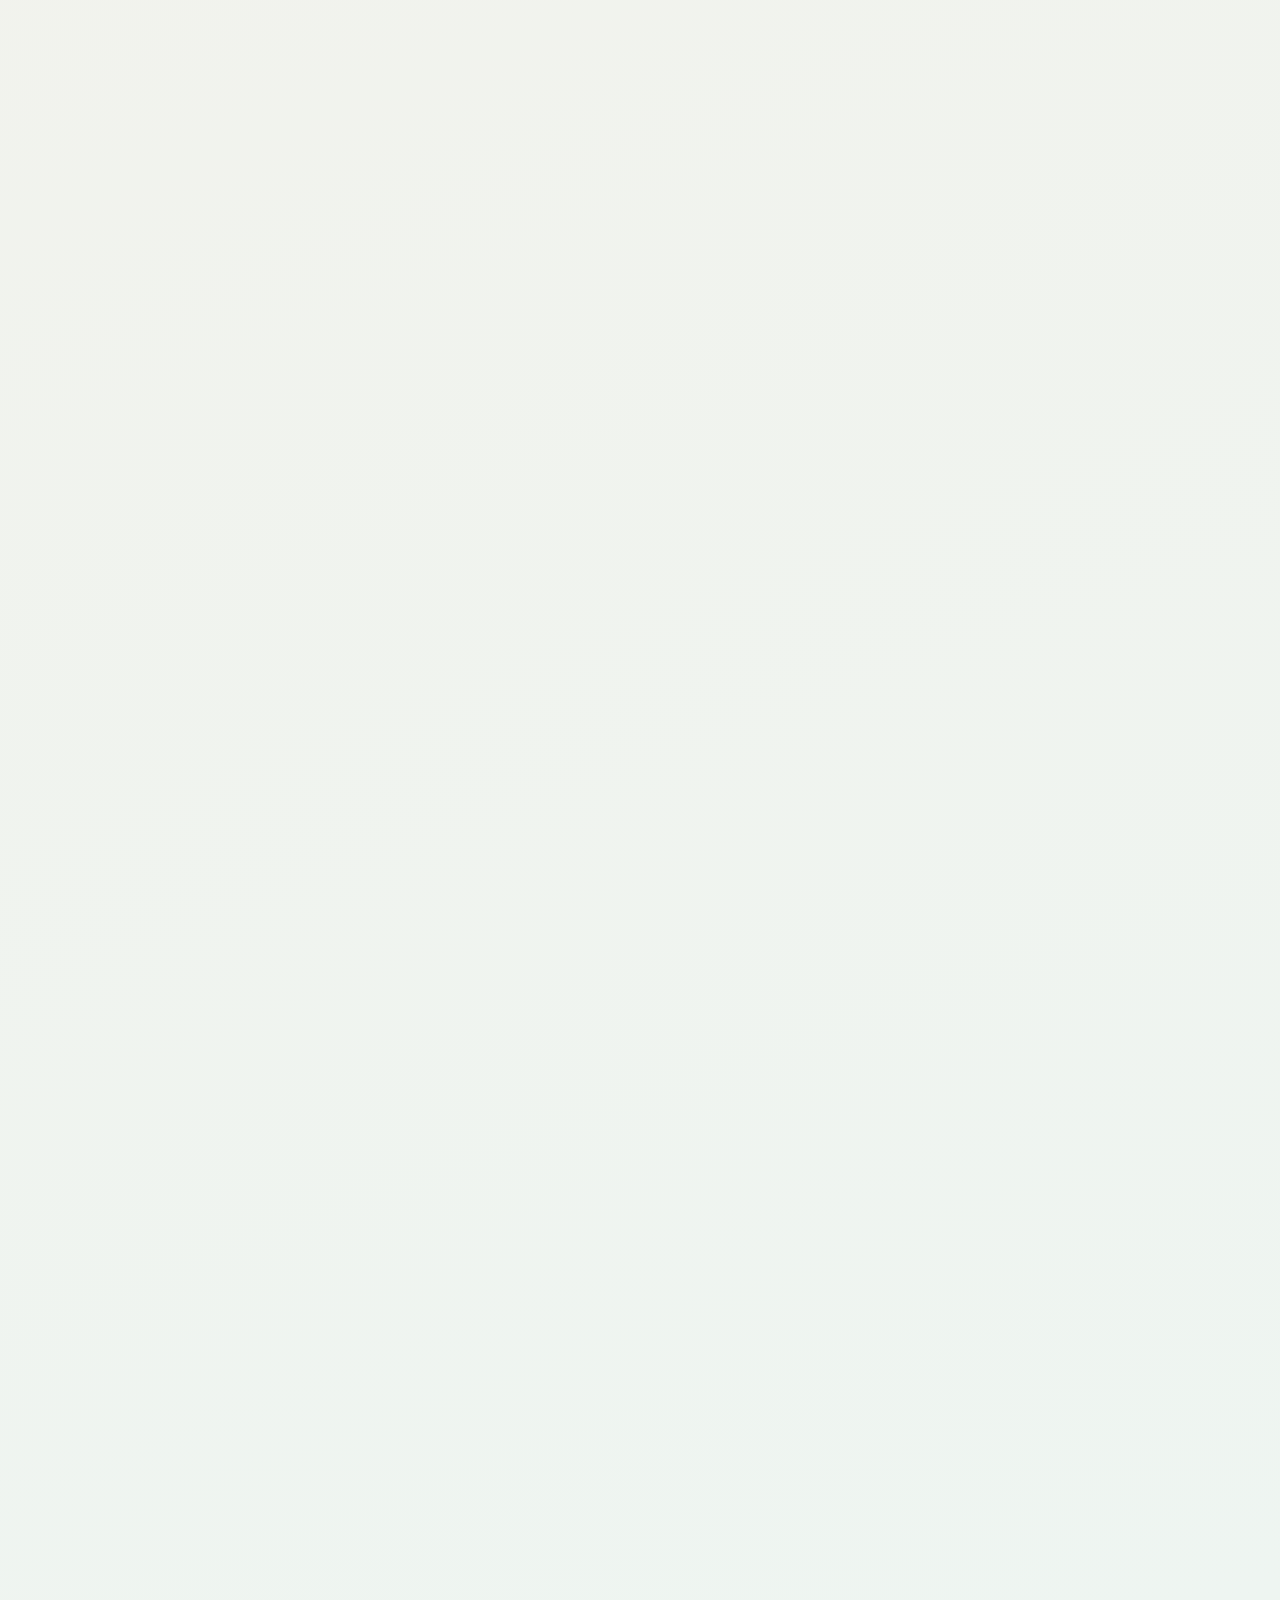
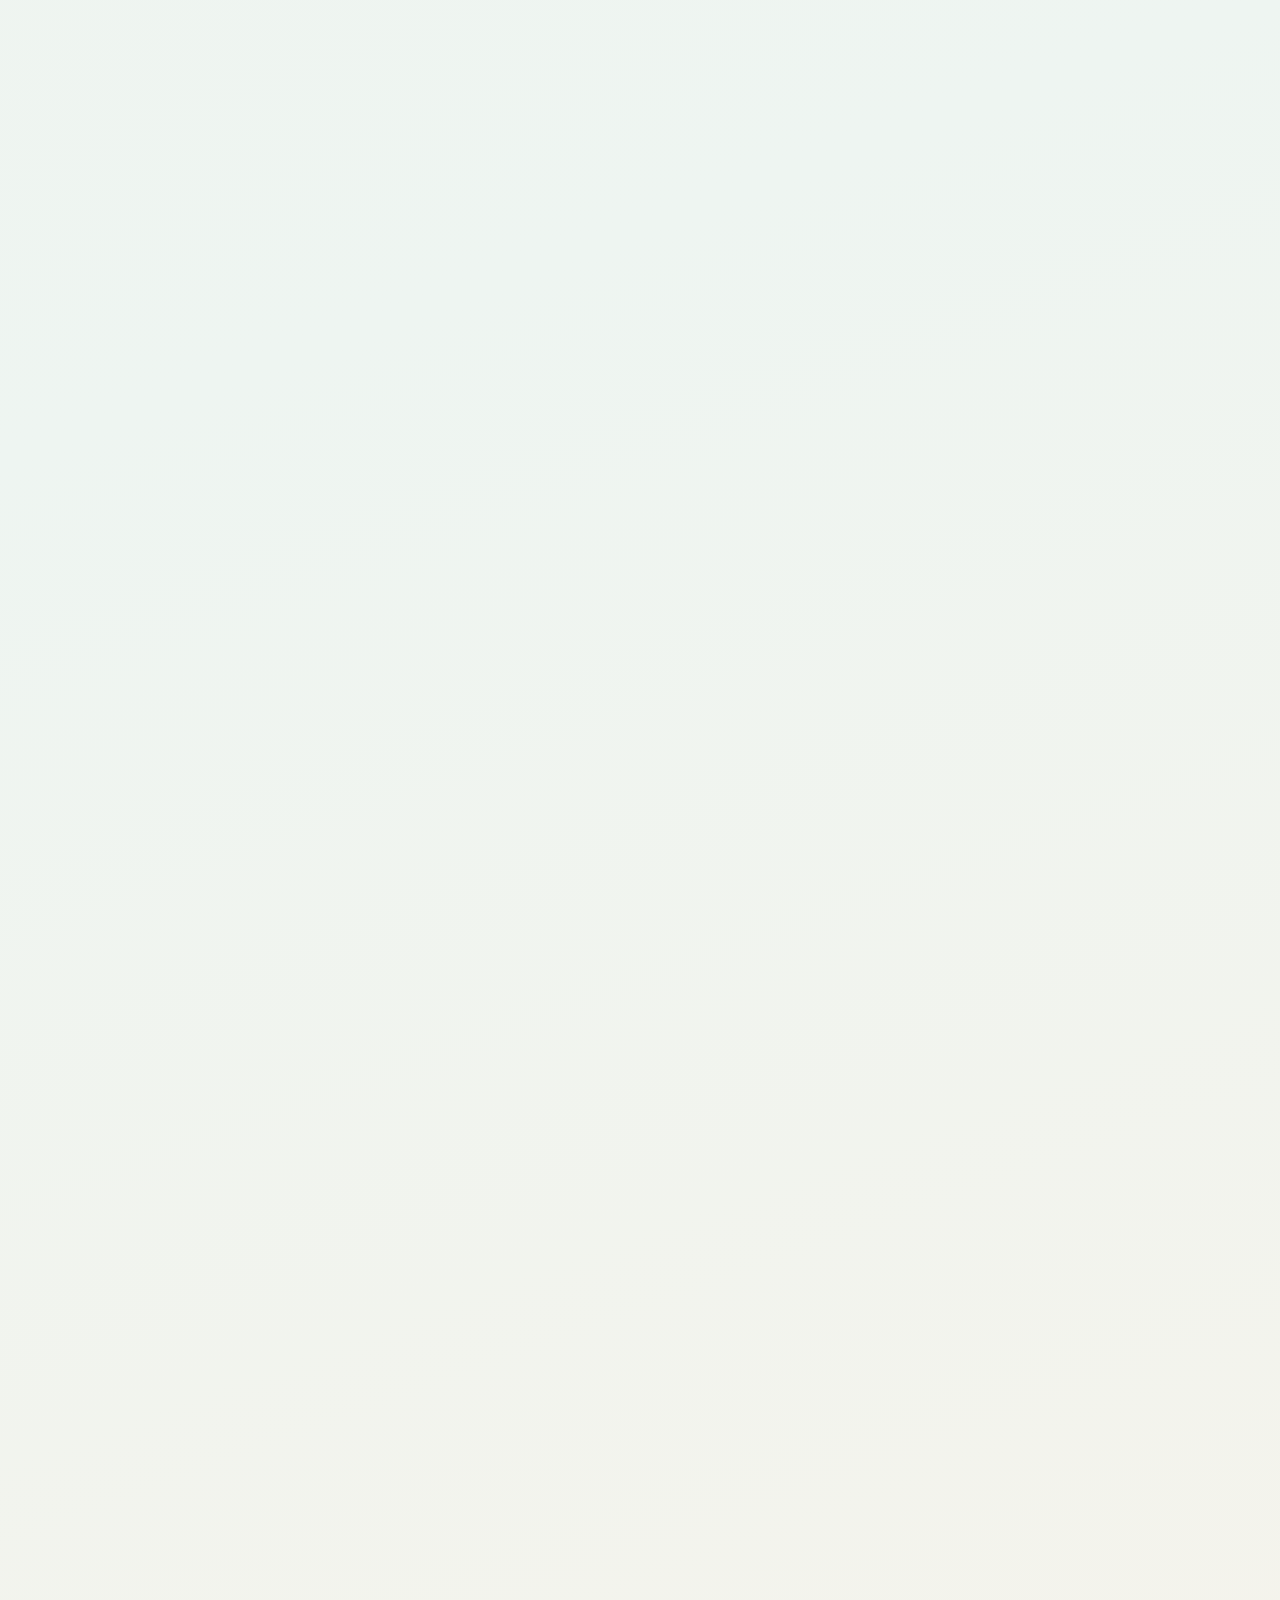
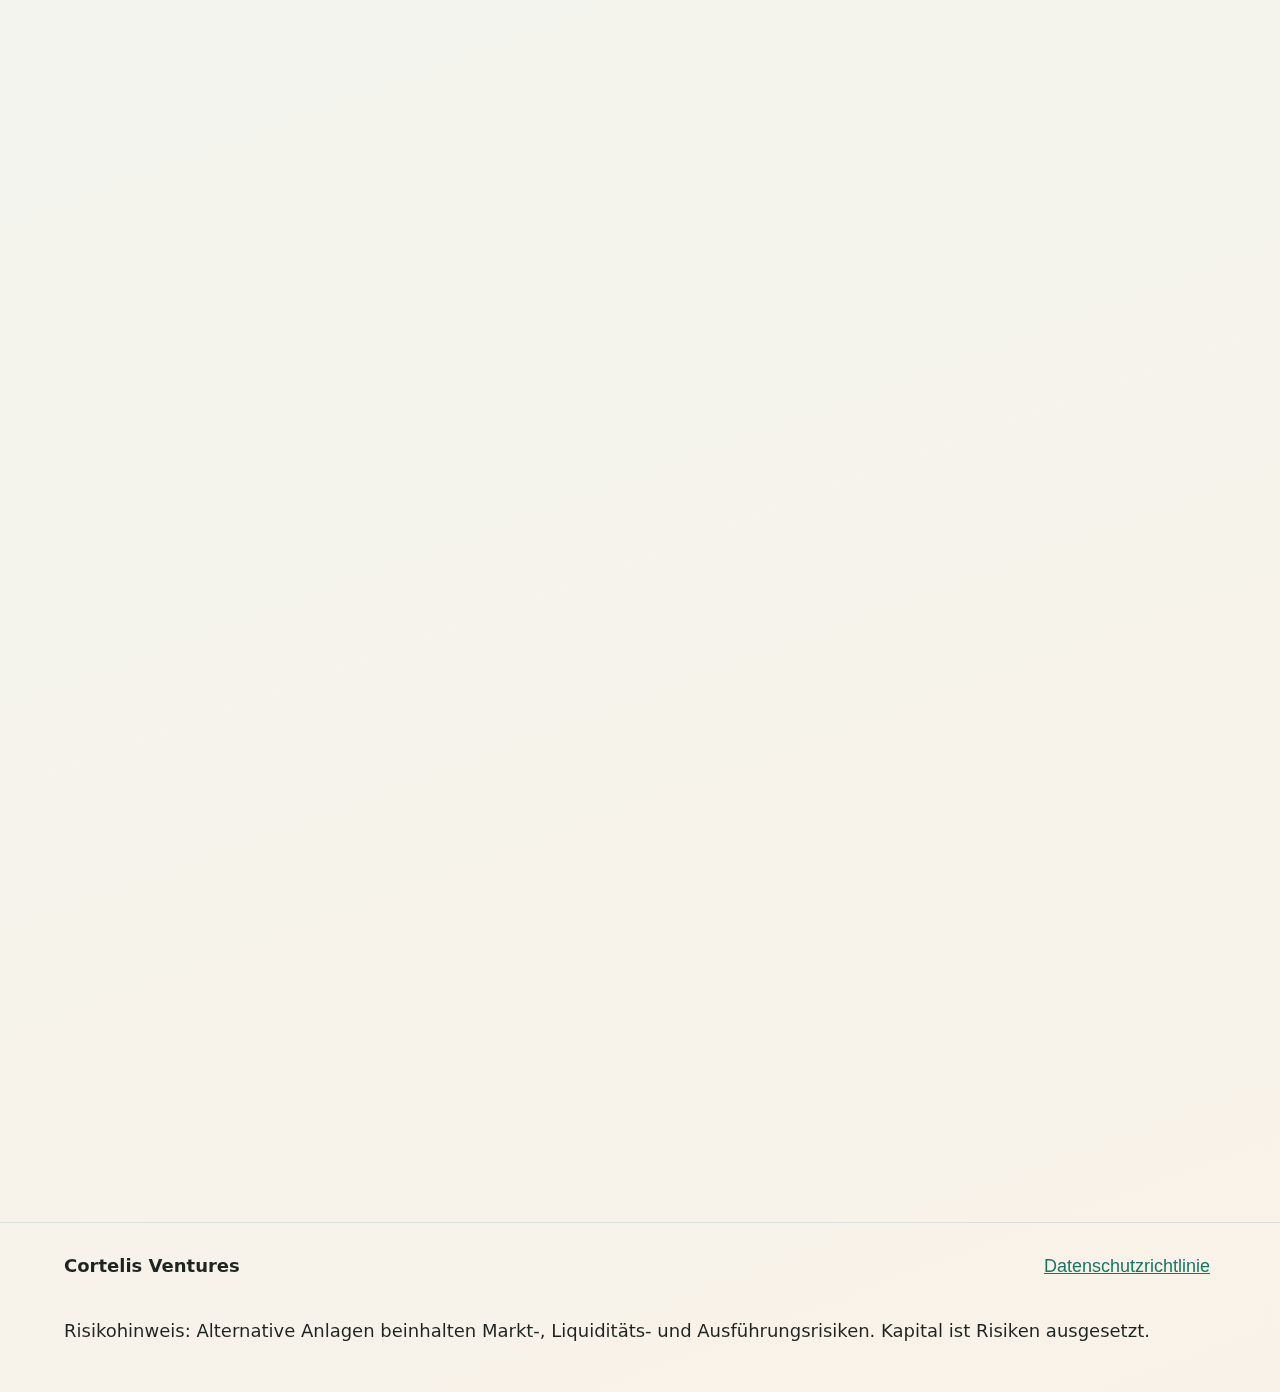
<file: de/index.html>
<!DOCTYPE html>
<html lang="de">
<head>
  <meta charset="UTF-8" />
  <meta name="viewport" content="width=device-width, initial-scale=1.0" />
  <title>Cortelis Ventures | Institutionelle KI-Investments</title>
  <meta name="description" content="Institutionelle Plattform für KI-Investments mit Governance, Risikosteuerung und präziser Kapitalallokation." />
  <link rel="canonical" href="https://cortelisventures.com/de/index.html" />
  <link rel="alternate" hreflang="en" href="https://cortelisventures.com/index.html" />
<link rel="alternate" hreflang="de" href="https://cortelisventures.com/de/index.html" />
<link rel="alternate" hreflang="fr" href="https://cortelisventures.com/fr/index.html" />
<link rel="alternate" hreflang="es" href="https://cortelisventures.com/es/index.html" />
<link rel="alternate" hreflang="it" href="https://cortelisventures.com/it/index.html" />
<link rel="alternate" hreflang="tr" href="https://cortelisventures.com/tr/index.html" />
<link rel="alternate" hreflang="pt" href="https://cortelisventures.com/pt/index.html" />
<link rel="alternate" hreflang="ja" href="https://cortelisventures.com/jp/index.html" />
<link rel="alternate" hreflang="sk" href="https://cortelisventures.com/sk/index.html" />
<link rel="alternate" hreflang="nl-BE" href="https://cortelisventures.com/be/index.html" />
  <meta property="og:title" content="Cortelis Ventures | Institutionelle KI-Investments" />
  <meta property="og:description" content="Institutionelle Plattform für KI-Investments mit Governance, Risikosteuerung und präziser Kapitalallokation." />
  <meta property="og:type" content="website" />
  <meta property="og:url" content="https://cortelisventures.com/de/index.html" />
  <meta name="twitter:card" content="summary_large_image" />
  <meta name="twitter:title" content="Cortelis Ventures | Institutionelle KI-Investments" />
  <meta name="twitter:description" content="Institutionelle Plattform für KI-Investments mit Governance, Risikosteuerung und präziser Kapitalallokation." />
  <link rel="stylesheet" href="../assets/style.css" />
  <script defer src="../assets/app.js"></script>
</head>
<body data-locale="de-DE" data-currency="USD">
  <div class="bg-glow glow-a"></div><div class="bg-glow glow-b"></div>
  <header class="site-header">
    <div class="brand">Cortelis Ventures</div>
    <nav class="desktop-nav"><a href="#market">Marktthese</a><a href="#model">Allokationsmodell</a><a href="#process">Umsetzung</a><a href="#risk">Risiko</a><a href="#faq">FAQ</a></nav>
    <div class="header-actions">
      <div class="lang-wrap">
        <button class="lang-pill" aria-haspopup="true" aria-expanded="false">Deutsch</button>
        <div class="lang-menu"><a href="../index.html">English</a>
<a href="../de/index.html">Deutsch</a>
<a href="../fr/index.html">Français</a>
<a href="../es/index.html">Español</a>
<a href="../it/index.html">Italiano</a>
<a href="../tr/index.html">Türkçe</a>
<a href="../pt/index.html">Português</a>
<a href="../jp/index.html">日本語</a>
<a href="../sk/index.html">Slovenčina</a>
<a href="../be/index.html">Belgium</a>
          <span><svg viewBox="0 0 24 16"><rect width="24" height="16" fill="#012169"/></svg> English</span>
        </div>
      </div>
      <a class="btn" href="#lead-final">Allokations-Briefing anfordern</a>
      <button class="burger" aria-label="Open menu"><span></span><span></span><span></span></button>
    </div>
  </header>
  <aside class="mobile-drawer" aria-hidden="true">
    <button class="close-drawer" aria-label="Close menu">×</button>
    <nav><a href="#market">Marktthese</a><a href="#model">Allokationsmodell</a><a href="#process">Umsetzung</a><a href="#risk">Risiko</a><a href="#faq">FAQ</a></nav>
    <div class="drawer-lang"><a href="../index.html">English</a>
<a href="../de/index.html">Deutsch</a>
<a href="../fr/index.html">Français</a>
<a href="../es/index.html">Español</a>
<a href="../it/index.html">Italiano</a>
<a href="../tr/index.html">Türkçe</a>
<a href="../pt/index.html">Português</a>
<a href="../jp/index.html">日本語</a>
<a href="../sk/index.html">Slovenčina</a>
<a href="../be/index.html">Belgium</a></div>
    <a class="btn" href="#lead-final">Allokations-Briefing anfordern</a>
  </aside>
  <main>
    <section class="hero">
      <div class="hero-copy">
        <p class="eyebrow">Cortelis Ventures</p>
        <h1>Investitionen in Künstliche Intelligenz für institutionelles Kapital</h1>
        <p>Cortelis Ventures bietet ein diszipliniertes KI-Investitionsprogramm für Family Offices, Fonds und strategische Allokatoren mit Fokus auf risikoadjustierte Rendite und Governance.</p>
        <div class="hero-kpis">
          <div><strong>80%–200%</strong><span>annual objective corridor</span></div>
          <div><strong>3–24</strong><span>month horizon controls</span></div>
          <div><strong>24/7</strong><span>oversight and reporting</span></div>
        </div>
      </div>
      <form class="lead-form">
        <label>Vollständiger Name<input type="text" required></label>
        <label>Geschäftliche E-Mail<input type="email" required></label>
        <label>Telefonnummer<input type="tel" required></label>
        <button class="btn" type="submit">Institutionelle Anfrage senden</button>
      </form>
    </section>

    <section class="calculator" aria-label="Institutioneller Allokationsrechner">
      <div class="calc-head"><h2>Institutioneller Allokationsrechner</h2><p>Modellieren Sie einen illustrativen Projektionskorridor auf Basis unseres überwachten KI-Investmentrahmens.</p></div>
      <div class="calc-inputs">
        <div class="segment" role="tablist" aria-label="Investment amount">
          <button class="seg-btn active" data-amount="10000">$10,000</button>
          <button class="seg-btn" data-amount="50000">$50,000</button>
          <button class="seg-btn" data-amount="150000">$150,000</button>
        </div>
        <div class="slider-wrap">
          <label>3–24 Monate</label>
          <input type="range" min="3" max="24" value="12" class="months-slider" />
          <span class="months-pill">12 Monate</span>
        </div>
      </div>
      <div class="calc-results">
        <article><h3>Low</h3><p class="amount low-val"></p><small>illustrative corridor</small></article>
        <article><h3>Base</h3><p class="amount base-val"></p><small>illustrative corridor</small></article>
        <article><h3>High</h3><p class="amount high-val"></p><small>illustrative corridor</small></article>
      </div>
      <p class="assumption">Annahme: monatlicher Korridor von 8% (Niedrig), 11,5% (Basis) und 15% (Hoch) mit monatlicher Verzinsung.</p>
      <p class="annual-ref">Annualisierte Referenzspanne: 80%–200%</p>
      <p class="micro">Nur illustrativer Korridor. Keine Garantie für zukünftige Ergebnisse. Governance- und Liquiditätsgrenzen gelten.</p>
    </section>

    <section class="kpi-strip" id="market"><h2>Zusammenfassung der Allokationssignale</h2><div class="kpi-grid"><div><span>Primary</span><strong>+42%</strong><p>capital efficiency vs baseline implementation.</p></div><div><span>Benchmark</span><strong>1.8x</strong><p>risk-adjusted spread over passive AI index basket.</p></div><div><span>Governance</span><strong>99.2%</strong><p>execution within mandate bands and policy limits.</p></div></div></section>
    <section class="split why"><div><h2>Warum das Zeitfenster für KI-Investments jetzt relevant ist</h2><p>Artificial Intelligence Investments remain early in institutional adoption. Signal dispersion is high, market structure is inefficient, and disciplined execution can capture asymmetric return while governance frameworks protect downside.</p></div><div class="viz bars"><h3>Opportunity distribution</h3><div class="vbar"><span style="height:68%"></span><label>Infrastructure</label></div><div class="vbar"><span style="height:52%"></span><label>Applications</label></div><div class="vbar"><span style="height:39%"></span><label>Data Layer</label></div></div></section>
    <section class="split reverse" id="model"><div><h2>Mandatsgerechtes Allokationsmodell</h2><p>We separate strategic sleeves into core, tactical, and opportunistic allocations with liquidity buffers and compliance mapping for committee sign-off.</p><div class="alloc-stack"><div><b>Core 45%</b><span>cash-flow stability and benchmark anchor</span></div><div><b>Tactical 35%</b><span>event-driven alpha and repricing cycles</span></div><div><b>Opportunistic 20%</b><span>high-conviction dislocations with strict stop-go gates</span></div></div></div><div class="viz ring"><h3>Mandate fit radar</h3><div class="ring-wrap"><div class="ring" style="--p:82"></div><p>82% target alignment across liquidity, governance, and reporting requirements.</p></div></div></section>
    <section class="timeline" id="process"><h2>Umsetzungszeitplan und Governance-Meilensteine</h2><div class="steps"><article><span>01</span><h3>Mandate mapping</h3><p>Risk budget, liquidity profile, and compliance perimeter are codified.</p></article><article><span>02</span><h3>Pipeline underwriting</h3><p>Signals are filtered with scenario analysis and counterparty diligence.</p></article><article><span>03</span><h3>Execution and hedging</h3><p>Orders are staged with slippage controls and downside overlays.</p></article><article><span>04</span><h3>Reporting cycle</h3><p>Attribution, benchmark context, and committee memos are delivered.</p></article></div></section>
    <section class="metrics"><h2>Performance-Attribution und Benchmark-Abstand</h2><div class="compare"><div><h3>Cortelis Program</h3><ul><li>Alpha capture: 24.6%</li><li>Max drawdown: -7.2%</li><li>Liquidity coverage: 3.3x</li></ul></div><div><h3>Market baseline</h3><ul><li>Alpha capture: 11.1%</li><li>Max drawdown: -14.9%</li><li>Liquidity coverage: 1.4x</li></ul></div></div><p>Interpretation: higher capital efficiency is driven by mandate filters and dynamic exposure controls rather than leverage expansion.</p></section>
    <section class="insights split"><div><h2>Forschungs- und Intelligenz-Stack</h2><p>Our intelligence layer combines quantitative screening, sector analyst notes, and execution telemetry to convert noise into committee-grade insight.</p><div class="flow"><span>Signals</span><span>Validation</span><span>Execution</span><span>Reporting</span></div></div><div class="glass"><h3>Investor implication</h3><p>Decision cycles compress while oversight quality improves, supporting faster yet disciplined capital deployment.</p></div></section>
    <section class="risk" id="risk"><h2>Risikomatrix und Kontrollarchitektur</h2><div class="matrix"><div><h3>Low impact / low probability</h3><p>Routine variance handled by operating limits.</p></div><div><h3>High impact / low probability</h3><p>Stress-tested with contingency liquidity and governance escalation.</p></div><div><h3>Low impact / high probability</h3><p>Managed through tactical rebalancing windows.</p></div><div><h3>High impact / high probability</h3><p>Hard stop protocols and committee override thresholds.</p></div></div></section>
    <section class="reviews"><h2>Stimmen institutioneller Investoren</h2><div class="review-grid"><article><div class="r-head"><span class="avatar">AM</span><strong>Amelia Morgan</strong><em>VERIFIZIERT</em></div><p class="meta">Chief Investment Officer · London</p><blockquote>“The governance cadence, liquidity framing, and reporting depth are institutional from day one.”</blockquote></article><article><div class="r-head"><span class="avatar">RK</span><strong>Rafael Klein</strong><em>VERIFIZIERT</em></div><p class="meta">Portfolio Director · Zurich</p><blockquote>“Cortelis translated AI complexity into an executable mandate with measurable risk controls.”</blockquote></article><article><div class="r-head"><span class="avatar">ST</span><strong>Sofia Turner</strong><em>VERIFIZIERT</em></div><p class="meta">Family Office Principal · Dublin</p><blockquote>“The allocation model improved capital efficiency while preserving downside discipline.”</blockquote></article><article><div class="r-head"><span class="avatar">JL</span><strong>Jonas Lind</strong><em>VERIFIZIERT</em></div><p class="meta">Investment Committee Member · Stockholm</p><blockquote>“Quarterly attribution packs make decision cycles significantly faster.”</blockquote></article></div></section>
    <section class="faq" id="faq"><h2>Häufige Fragen</h2><div class="faq-list"><details><summary>What is the minimum allocation?</summary><p>The platform is designed for serious allocators. Illustrative engagement begins from structured mandates aligned to institutional governance standards.</p></details><details><summary>How is liquidity managed?</summary><p>We map each strategy sleeve to a liquidity bucket and enforce portfolio-level liquidity thresholds before execution.</p></details><details><summary>How often is reporting delivered?</summary><p>Capital partners receive monthly operational summaries and quarterly institutional attribution reports with benchmark context.</p></details><details><summary>How do you manage model risk?</summary><p>We diversify across signal families, impose hard risk limits, and run independent stress scenarios before capital deployment.</p></details><details><summary>Is this guaranteed performance?</summary><p>No. All outputs are illustrative and subject to market, execution, and governance constraints.</p></details><details><summary>Can mandates be customized?</summary><p>Yes. We adapt exposure bands, risk budgets, and reporting layers to committee requirements.</p></details><details><summary>How do you support compliance teams?</summary><p>Every mandate includes an audit-ready documentation trail, decision logs, and policy mapping support.</p></details></div></section>
    <section class="final-cta" id="lead-final"><div><h2>Erstellen Sie Ihren institutionellen KI-Allokationsplan</h2><p>Speak with Cortelis Ventures to align mandate fit, reporting requirements, and deployment pacing.</p></div><form class="lead-form"><label>Vollständiger Name<input type="text" required></label><label>Geschäftliche E-Mail<input type="email" required></label><label>Telefonnummer<input type="tel" required></label><button class="btn" type="submit">Institutionelle Anfrage senden</button></form></section>
  </main>
  <footer><strong>Cortelis Ventures</strong> <button class="privacy-open">Datenschutzrichtlinie</button><p>Risikohinweis: Alternative Anlagen beinhalten Markt-, Liquiditäts- und Ausführungsrisiken. Kapital ist Risiken ausgesetzt.</p></footer>
  <div class="modal" aria-hidden="true"><div class="modal-panel" role="dialog" aria-modal="true" aria-label="Datenschutzrichtlinie"><button class="modal-x" aria-label="Close">×</button><h2>Datenschutzrichtlinie</h2><div class="modal-scroll"><h3>Introduction</h3><p>We process investor data to support due diligence and mandate onboarding.</p><h3>Data collection</h3><p>We collect identification, contact, and communication data provided through forms and interactions.</p><h3>Legal basis</h3><p>Processing is based on legitimate interest, contractual preparation, and regulatory obligations.</p><h3>Cookies</h3><p>Essential and analytics cookies may be used to improve usability and measurement.</p><h3>Retention</h3><p>Data is retained only as long as necessary for compliance and investor relationship management.</p><h3>Third-party sharing</h3><p>Data may be shared with regulated partners supporting custody, analytics, and compliance.</p><h3>Security</h3><p>Encryption, access controls, and audit trails are applied to protect personal data.</p><h3>User rights</h3><p>You can request access, correction, restriction, deletion, and portability where applicable.</p><h3>International transfers</h3><p>Cross-border transfers follow contractual safeguards and jurisdictional controls.</p><h3>Industry risk disclosure</h3><p>Alternative investments carry market, model, liquidity, and operational risk.</p><h3>Contact</h3><p>privacy@cortelisventures.com</p></div><div class="modal-foot"><button class="modal-close">Close</button></div></div></div>
  <script type="application/ld+json">{"@context":"https://schema.org","@graph":[{"@type":"Organization","name":"Cortelis Ventures","url":"https://cortelisventures.com"},{"@type":"WebSite","name":"Cortelis Ventures","url":"https://cortelisventures.com"},{"@type":"FAQPage","mainEntity":[{"@type":"Question","name":"What is the minimum allocation?","acceptedAnswer":{"@type":"Answer","text":"The mandate is built for institutional allocators and governance-led execution."}}]},{"@type":"Review","author":{"@type":"Person","name":"Amelia Morgan"},"reviewRating":{"@type":"Rating","ratingValue":"5"},"reviewBody":"Governance and reporting depth are institutional from day one."}]}</script>
</body>
</html>
</file>
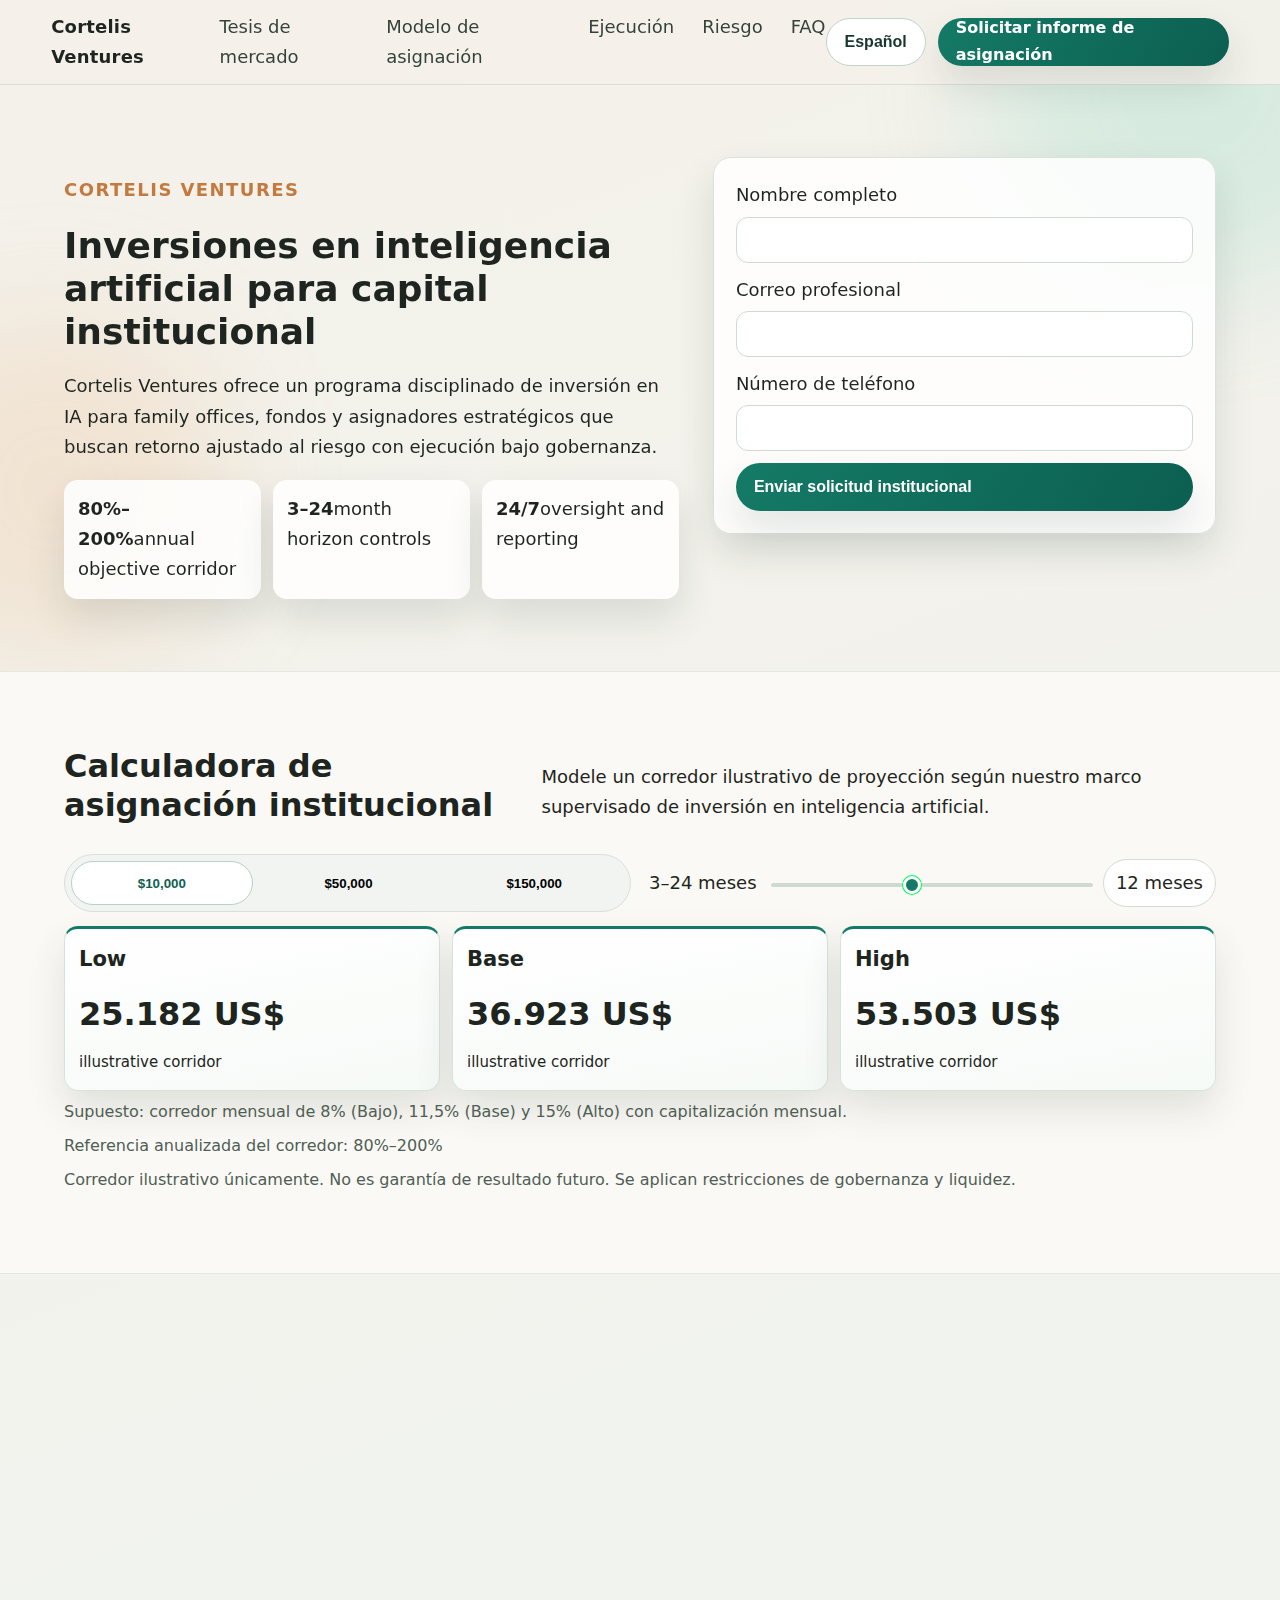
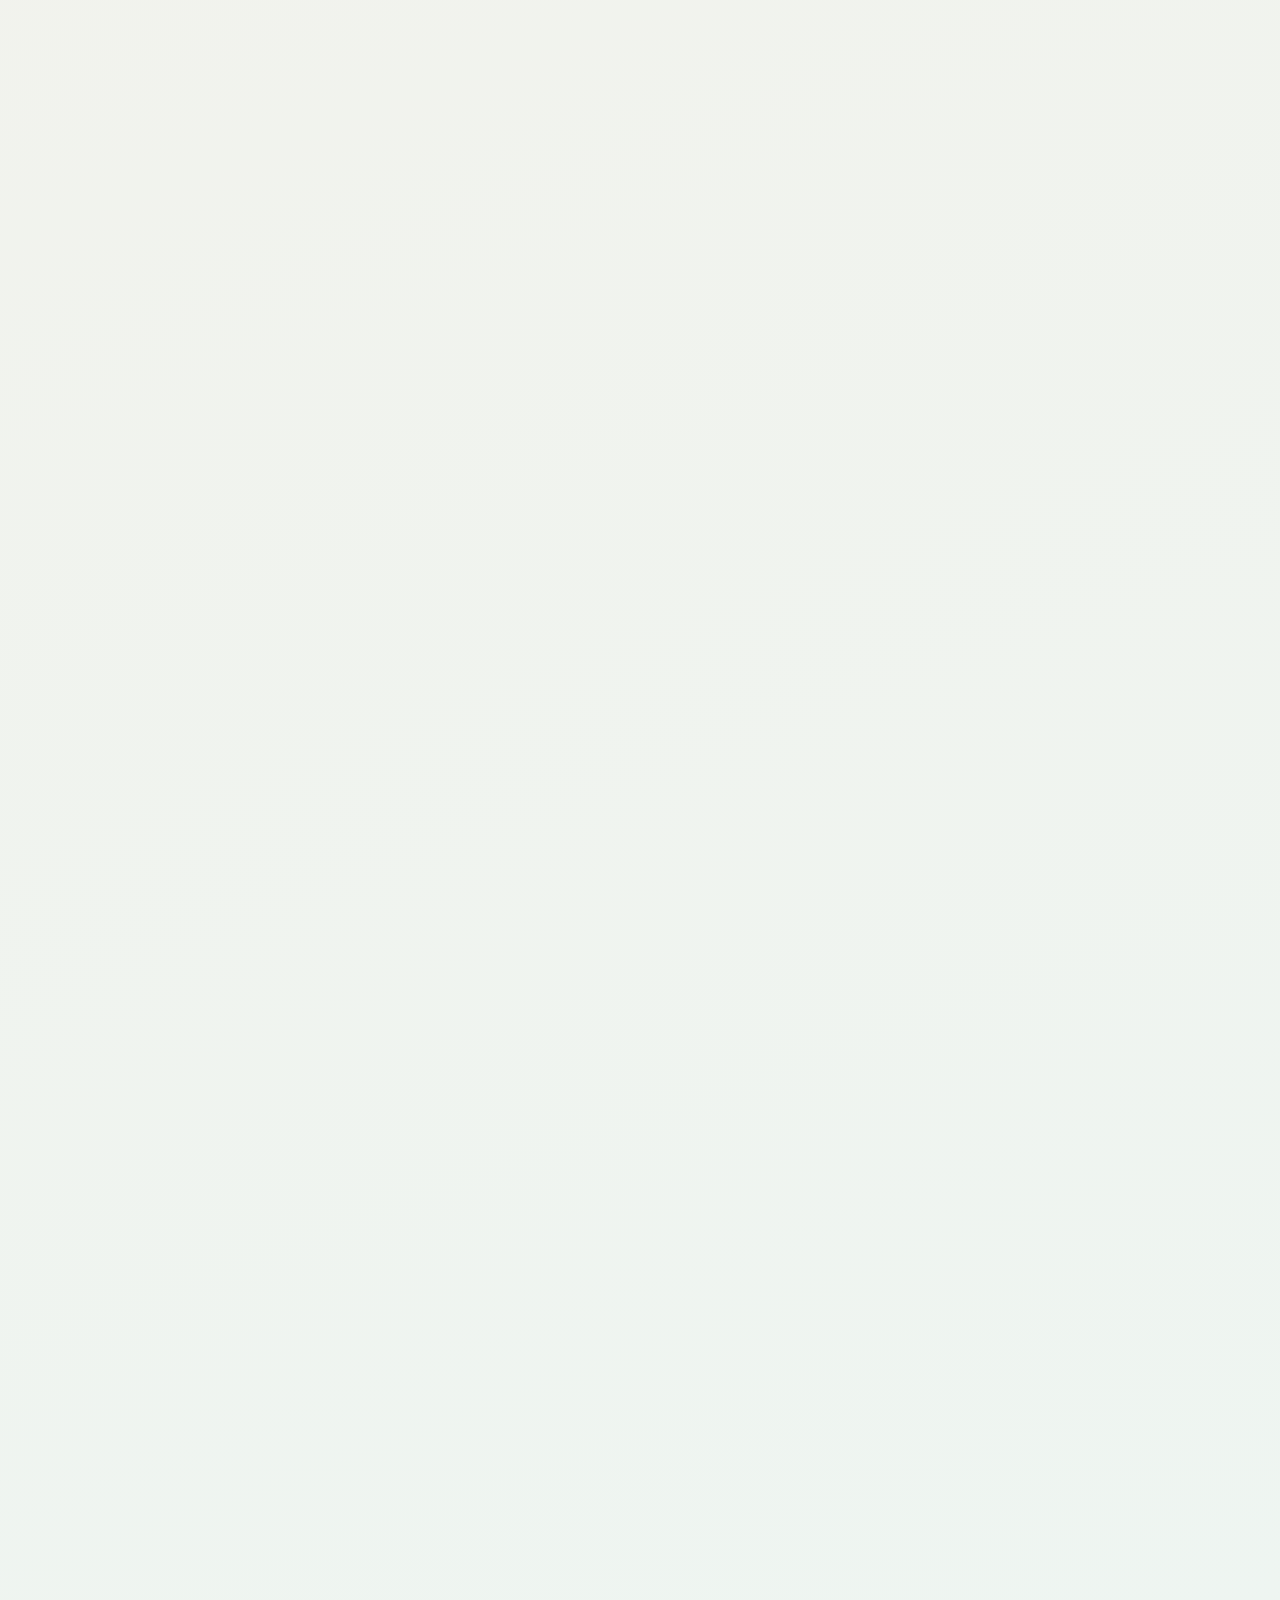
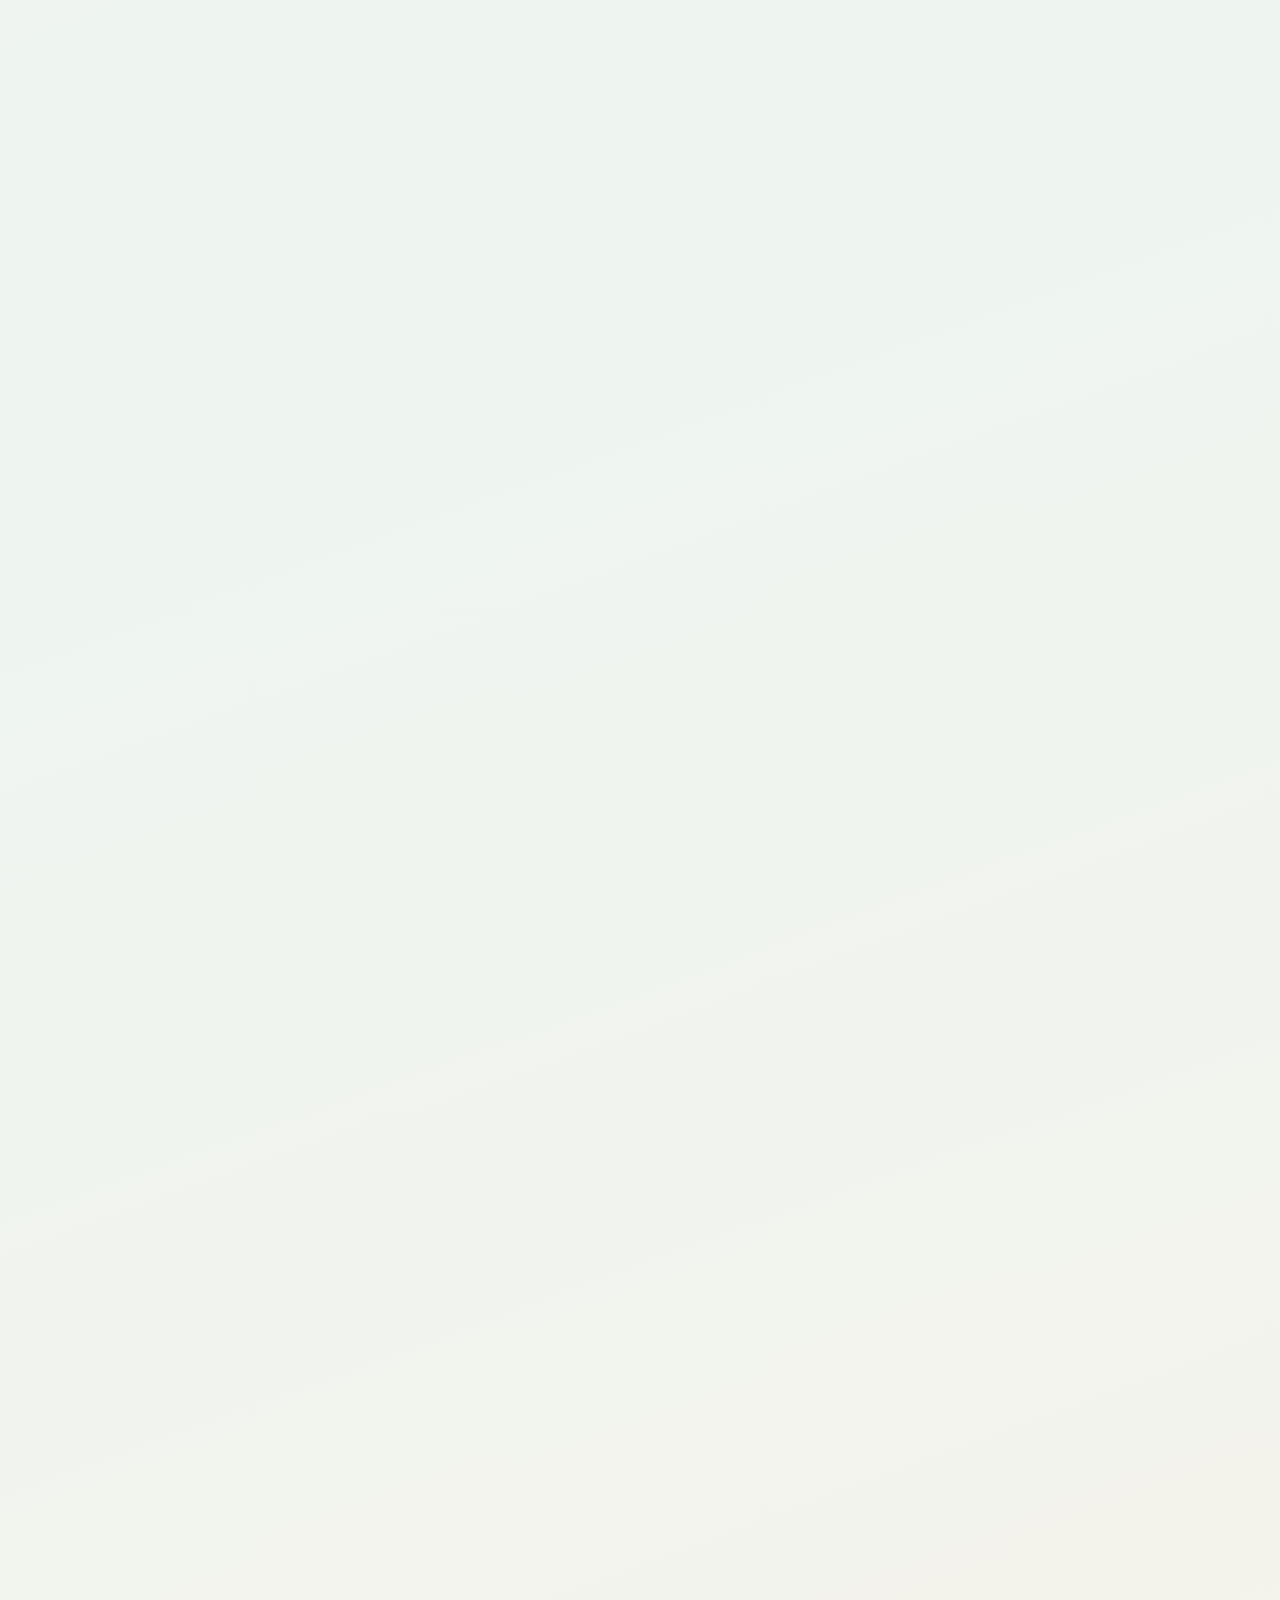
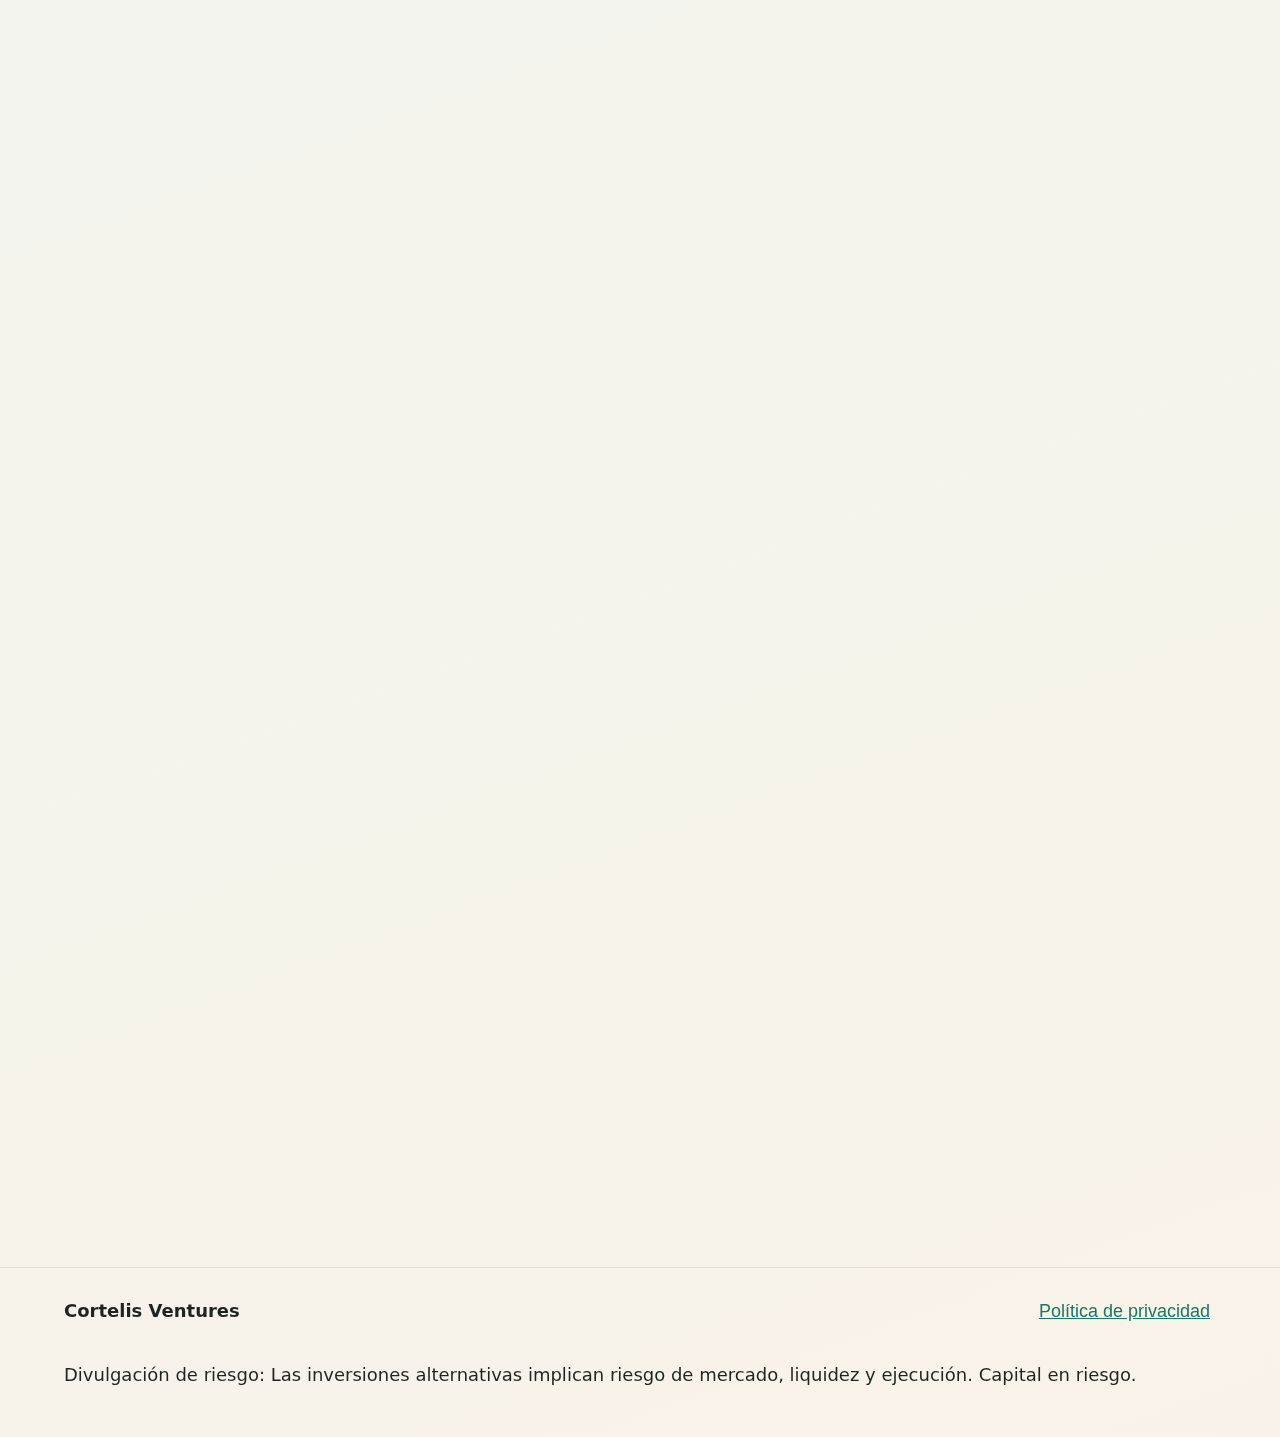
<file: es/index.html>
<!DOCTYPE html>
<html lang="es">
<head>
  <meta charset="UTF-8" />
  <meta name="viewport" content="width=device-width, initial-scale=1.0" />
  <title>Cortelis Ventures | Plataforma institucional de inversión en IA</title>
  <meta name="description" content="Plataforma institucional de inversión en IA con gobernanza, control de riesgo y ejecución para asignadores sofisticados." />
  <link rel="canonical" href="https://cortelisventures.com/es/index.html" />
  <link rel="alternate" hreflang="en" href="https://cortelisventures.com/index.html" />
<link rel="alternate" hreflang="de" href="https://cortelisventures.com/de/index.html" />
<link rel="alternate" hreflang="fr" href="https://cortelisventures.com/fr/index.html" />
<link rel="alternate" hreflang="es" href="https://cortelisventures.com/es/index.html" />
<link rel="alternate" hreflang="it" href="https://cortelisventures.com/it/index.html" />
<link rel="alternate" hreflang="tr" href="https://cortelisventures.com/tr/index.html" />
<link rel="alternate" hreflang="pt" href="https://cortelisventures.com/pt/index.html" />
<link rel="alternate" hreflang="ja" href="https://cortelisventures.com/jp/index.html" />
<link rel="alternate" hreflang="sk" href="https://cortelisventures.com/sk/index.html" />
<link rel="alternate" hreflang="nl-BE" href="https://cortelisventures.com/be/index.html" />
  <meta property="og:title" content="Cortelis Ventures | Plataforma institucional de inversión en IA" />
  <meta property="og:description" content="Plataforma institucional de inversión en IA con gobernanza, control de riesgo y ejecución para asignadores sofisticados." />
  <meta property="og:type" content="website" />
  <meta property="og:url" content="https://cortelisventures.com/es/index.html" />
  <meta name="twitter:card" content="summary_large_image" />
  <meta name="twitter:title" content="Cortelis Ventures | Plataforma institucional de inversión en IA" />
  <meta name="twitter:description" content="Plataforma institucional de inversión en IA con gobernanza, control de riesgo y ejecución para asignadores sofisticados." />
  <link rel="stylesheet" href="../assets/style.css" />
  <script defer src="../assets/app.js"></script>
</head>
<body data-locale="es-ES" data-currency="USD">
  <div class="bg-glow glow-a"></div><div class="bg-glow glow-b"></div>
  <header class="site-header">
    <div class="brand">Cortelis Ventures</div>
    <nav class="desktop-nav"><a href="#market">Tesis de mercado</a><a href="#model">Modelo de asignación</a><a href="#process">Ejecución</a><a href="#risk">Riesgo</a><a href="#faq">FAQ</a></nav>
    <div class="header-actions">
      <div class="lang-wrap">
        <button class="lang-pill" aria-haspopup="true" aria-expanded="false">Español</button>
        <div class="lang-menu"><a href="../index.html">English</a>
<a href="../de/index.html">Deutsch</a>
<a href="../fr/index.html">Français</a>
<a href="../es/index.html">Español</a>
<a href="../it/index.html">Italiano</a>
<a href="../tr/index.html">Türkçe</a>
<a href="../pt/index.html">Português</a>
<a href="../jp/index.html">日本語</a>
<a href="../sk/index.html">Slovenčina</a>
<a href="../be/index.html">Belgium</a>
          <span><svg viewBox="0 0 24 16"><rect width="24" height="16" fill="#012169"/></svg> English</span>
        </div>
      </div>
      <a class="btn" href="#lead-final">Solicitar informe de asignación</a>
      <button class="burger" aria-label="Open menu"><span></span><span></span><span></span></button>
    </div>
  </header>
  <aside class="mobile-drawer" aria-hidden="true">
    <button class="close-drawer" aria-label="Close menu">×</button>
    <nav><a href="#market">Tesis de mercado</a><a href="#model">Modelo de asignación</a><a href="#process">Ejecución</a><a href="#risk">Riesgo</a><a href="#faq">FAQ</a></nav>
    <div class="drawer-lang"><a href="../index.html">English</a>
<a href="../de/index.html">Deutsch</a>
<a href="../fr/index.html">Français</a>
<a href="../es/index.html">Español</a>
<a href="../it/index.html">Italiano</a>
<a href="../tr/index.html">Türkçe</a>
<a href="../pt/index.html">Português</a>
<a href="../jp/index.html">日本語</a>
<a href="../sk/index.html">Slovenčina</a>
<a href="../be/index.html">Belgium</a></div>
    <a class="btn" href="#lead-final">Solicitar informe de asignación</a>
  </aside>
  <main>
    <section class="hero">
      <div class="hero-copy">
        <p class="eyebrow">Cortelis Ventures</p>
        <h1>Inversiones en inteligencia artificial para capital institucional</h1>
        <p>Cortelis Ventures ofrece un programa disciplinado de inversión en IA para family offices, fondos y asignadores estratégicos que buscan retorno ajustado al riesgo con ejecución bajo gobernanza.</p>
        <div class="hero-kpis">
          <div><strong>80%–200%</strong><span>annual objective corridor</span></div>
          <div><strong>3–24</strong><span>month horizon controls</span></div>
          <div><strong>24/7</strong><span>oversight and reporting</span></div>
        </div>
      </div>
      <form class="lead-form">
        <label>Nombre completo<input type="text" required></label>
        <label>Correo profesional<input type="email" required></label>
        <label>Número de teléfono<input type="tel" required></label>
        <button class="btn" type="submit">Enviar solicitud institucional</button>
      </form>
    </section>

    <section class="calculator" aria-label="Calculadora de asignación institucional">
      <div class="calc-head"><h2>Calculadora de asignación institucional</h2><p>Modele un corredor ilustrativo de proyección según nuestro marco supervisado de inversión en inteligencia artificial.</p></div>
      <div class="calc-inputs">
        <div class="segment" role="tablist" aria-label="Investment amount">
          <button class="seg-btn active" data-amount="10000">$10,000</button>
          <button class="seg-btn" data-amount="50000">$50,000</button>
          <button class="seg-btn" data-amount="150000">$150,000</button>
        </div>
        <div class="slider-wrap">
          <label>3–24 meses</label>
          <input type="range" min="3" max="24" value="12" class="months-slider" />
          <span class="months-pill">12 meses</span>
        </div>
      </div>
      <div class="calc-results">
        <article><h3>Low</h3><p class="amount low-val"></p><small>illustrative corridor</small></article>
        <article><h3>Base</h3><p class="amount base-val"></p><small>illustrative corridor</small></article>
        <article><h3>High</h3><p class="amount high-val"></p><small>illustrative corridor</small></article>
      </div>
      <p class="assumption">Supuesto: corredor mensual de 8% (Bajo), 11,5% (Base) y 15% (Alto) con capitalización mensual.</p>
      <p class="annual-ref">Referencia anualizada del corredor: 80%–200%</p>
      <p class="micro">Corredor ilustrativo únicamente. No es garantía de resultado futuro. Se aplican restricciones de gobernanza y liquidez.</p>
    </section>

    <section class="kpi-strip" id="market"><h2>Resumen de señales de asignación</h2><div class="kpi-grid"><div><span>Primary</span><strong>+42%</strong><p>capital efficiency vs baseline implementation.</p></div><div><span>Benchmark</span><strong>1.8x</strong><p>risk-adjusted spread over passive AI index basket.</p></div><div><span>Governance</span><strong>99.2%</strong><p>execution within mandate bands and policy limits.</p></div></div></section>
    <section class="split why"><div><h2>Por qué la ventana de inversión en IA importa ahora</h2><p>Artificial Intelligence Investments remain early in institutional adoption. Signal dispersion is high, market structure is inefficient, and disciplined execution can capture asymmetric return while governance frameworks protect downside.</p></div><div class="viz bars"><h3>Opportunity distribution</h3><div class="vbar"><span style="height:68%"></span><label>Infrastructure</label></div><div class="vbar"><span style="height:52%"></span><label>Applications</label></div><div class="vbar"><span style="height:39%"></span><label>Data Layer</label></div></div></section>
    <section class="split reverse" id="model"><div><h2>Modelo de asignación alineado al mandato</h2><p>We separate strategic sleeves into core, tactical, and opportunistic allocations with liquidity buffers and compliance mapping for committee sign-off.</p><div class="alloc-stack"><div><b>Core 45%</b><span>cash-flow stability and benchmark anchor</span></div><div><b>Tactical 35%</b><span>event-driven alpha and repricing cycles</span></div><div><b>Opportunistic 20%</b><span>high-conviction dislocations with strict stop-go gates</span></div></div></div><div class="viz ring"><h3>Mandate fit radar</h3><div class="ring-wrap"><div class="ring" style="--p:82"></div><p>82% target alignment across liquidity, governance, and reporting requirements.</p></div></div></section>
    <section class="timeline" id="process"><h2>Cronograma de ejecución y control de gobernanza</h2><div class="steps"><article><span>01</span><h3>Mandate mapping</h3><p>Risk budget, liquidity profile, and compliance perimeter are codified.</p></article><article><span>02</span><h3>Pipeline underwriting</h3><p>Signals are filtered with scenario analysis and counterparty diligence.</p></article><article><span>03</span><h3>Execution and hedging</h3><p>Orders are staged with slippage controls and downside overlays.</p></article><article><span>04</span><h3>Reporting cycle</h3><p>Attribution, benchmark context, and committee memos are delivered.</p></article></div></section>
    <section class="metrics"><h2>Atribución de rendimiento y diferencial frente a benchmark</h2><div class="compare"><div><h3>Cortelis Program</h3><ul><li>Alpha capture: 24.6%</li><li>Max drawdown: -7.2%</li><li>Liquidity coverage: 3.3x</li></ul></div><div><h3>Market baseline</h3><ul><li>Alpha capture: 11.1%</li><li>Max drawdown: -14.9%</li><li>Liquidity coverage: 1.4x</li></ul></div></div><p>Interpretation: higher capital efficiency is driven by mandate filters and dynamic exposure controls rather than leverage expansion.</p></section>
    <section class="insights split"><div><h2>Ecosistema de investigación e inteligencia</h2><p>Our intelligence layer combines quantitative screening, sector analyst notes, and execution telemetry to convert noise into committee-grade insight.</p><div class="flow"><span>Signals</span><span>Validation</span><span>Execution</span><span>Reporting</span></div></div><div class="glass"><h3>Investor implication</h3><p>Decision cycles compress while oversight quality improves, supporting faster yet disciplined capital deployment.</p></div></section>
    <section class="risk" id="risk"><h2>Matriz de riesgo y arquitectura de control</h2><div class="matrix"><div><h3>Low impact / low probability</h3><p>Routine variance handled by operating limits.</p></div><div><h3>High impact / low probability</h3><p>Stress-tested with contingency liquidity and governance escalation.</p></div><div><h3>Low impact / high probability</h3><p>Managed through tactical rebalancing windows.</p></div><div><h3>High impact / high probability</h3><p>Hard stop protocols and committee override thresholds.</p></div></div></section>
    <section class="reviews"><h2>Reseñas de asignadores</h2><div class="review-grid"><article><div class="r-head"><span class="avatar">AM</span><strong>Amelia Morgan</strong><em>VERIFICADO</em></div><p class="meta">Chief Investment Officer · London</p><blockquote>“The governance cadence, liquidity framing, and reporting depth are institutional from day one.”</blockquote></article><article><div class="r-head"><span class="avatar">RK</span><strong>Rafael Klein</strong><em>VERIFICADO</em></div><p class="meta">Portfolio Director · Zurich</p><blockquote>“Cortelis translated AI complexity into an executable mandate with measurable risk controls.”</blockquote></article><article><div class="r-head"><span class="avatar">ST</span><strong>Sofia Turner</strong><em>VERIFICADO</em></div><p class="meta">Family Office Principal · Dublin</p><blockquote>“The allocation model improved capital efficiency while preserving downside discipline.”</blockquote></article><article><div class="r-head"><span class="avatar">JL</span><strong>Jonas Lind</strong><em>VERIFICADO</em></div><p class="meta">Investment Committee Member · Stockholm</p><blockquote>“Quarterly attribution packs make decision cycles significantly faster.”</blockquote></article></div></section>
    <section class="faq" id="faq"><h2>Preguntas frecuentes</h2><div class="faq-list"><details><summary>What is the minimum allocation?</summary><p>The platform is designed for serious allocators. Illustrative engagement begins from structured mandates aligned to institutional governance standards.</p></details><details><summary>How is liquidity managed?</summary><p>We map each strategy sleeve to a liquidity bucket and enforce portfolio-level liquidity thresholds before execution.</p></details><details><summary>How often is reporting delivered?</summary><p>Capital partners receive monthly operational summaries and quarterly institutional attribution reports with benchmark context.</p></details><details><summary>How do you manage model risk?</summary><p>We diversify across signal families, impose hard risk limits, and run independent stress scenarios before capital deployment.</p></details><details><summary>Is this guaranteed performance?</summary><p>No. All outputs are illustrative and subject to market, execution, and governance constraints.</p></details><details><summary>Can mandates be customized?</summary><p>Yes. We adapt exposure bands, risk budgets, and reporting layers to committee requirements.</p></details><details><summary>How do you support compliance teams?</summary><p>Every mandate includes an audit-ready documentation trail, decision logs, and policy mapping support.</p></details></div></section>
    <section class="final-cta" id="lead-final"><div><h2>Diseñe su plan institucional de asignación en IA</h2><p>Speak with Cortelis Ventures to align mandate fit, reporting requirements, and deployment pacing.</p></div><form class="lead-form"><label>Nombre completo<input type="text" required></label><label>Correo profesional<input type="email" required></label><label>Número de teléfono<input type="tel" required></label><button class="btn" type="submit">Enviar solicitud institucional</button></form></section>
  </main>
  <footer><strong>Cortelis Ventures</strong> <button class="privacy-open">Política de privacidad</button><p>Divulgación de riesgo: Las inversiones alternativas implican riesgo de mercado, liquidez y ejecución. Capital en riesgo.</p></footer>
  <div class="modal" aria-hidden="true"><div class="modal-panel" role="dialog" aria-modal="true" aria-label="Política de privacidad"><button class="modal-x" aria-label="Close">×</button><h2>Política de privacidad</h2><div class="modal-scroll"><h3>Introduction</h3><p>We process investor data to support due diligence and mandate onboarding.</p><h3>Data collection</h3><p>We collect identification, contact, and communication data provided through forms and interactions.</p><h3>Legal basis</h3><p>Processing is based on legitimate interest, contractual preparation, and regulatory obligations.</p><h3>Cookies</h3><p>Essential and analytics cookies may be used to improve usability and measurement.</p><h3>Retention</h3><p>Data is retained only as long as necessary for compliance and investor relationship management.</p><h3>Third-party sharing</h3><p>Data may be shared with regulated partners supporting custody, analytics, and compliance.</p><h3>Security</h3><p>Encryption, access controls, and audit trails are applied to protect personal data.</p><h3>User rights</h3><p>You can request access, correction, restriction, deletion, and portability where applicable.</p><h3>International transfers</h3><p>Cross-border transfers follow contractual safeguards and jurisdictional controls.</p><h3>Industry risk disclosure</h3><p>Alternative investments carry market, model, liquidity, and operational risk.</p><h3>Contact</h3><p>privacy@cortelisventures.com</p></div><div class="modal-foot"><button class="modal-close">Close</button></div></div></div>
  <script type="application/ld+json">{"@context":"https://schema.org","@graph":[{"@type":"Organization","name":"Cortelis Ventures","url":"https://cortelisventures.com"},{"@type":"WebSite","name":"Cortelis Ventures","url":"https://cortelisventures.com"},{"@type":"FAQPage","mainEntity":[{"@type":"Question","name":"What is the minimum allocation?","acceptedAnswer":{"@type":"Answer","text":"The mandate is built for institutional allocators and governance-led execution."}}]},{"@type":"Review","author":{"@type":"Person","name":"Amelia Morgan"},"reviewRating":{"@type":"Rating","ratingValue":"5"},"reviewBody":"Governance and reporting depth are institutional from day one."}]}</script>
</body>
</html>
</file>
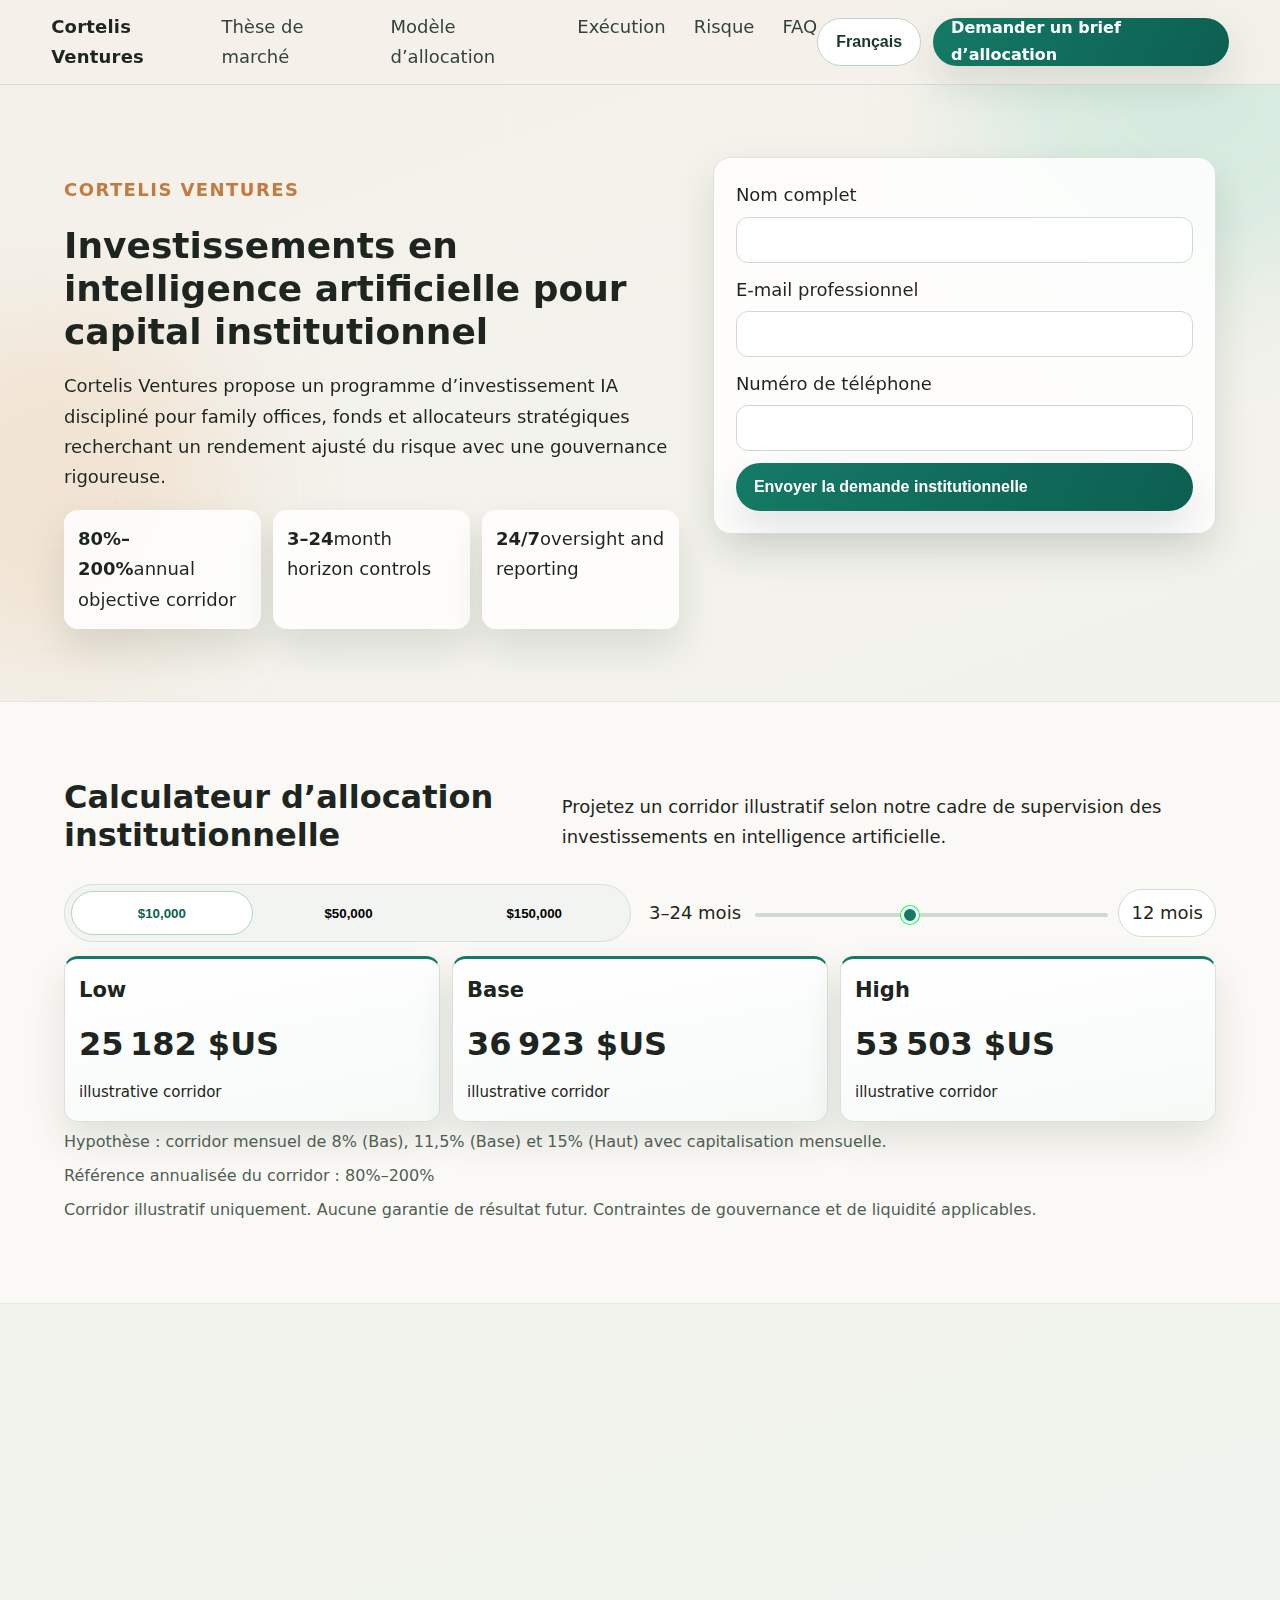
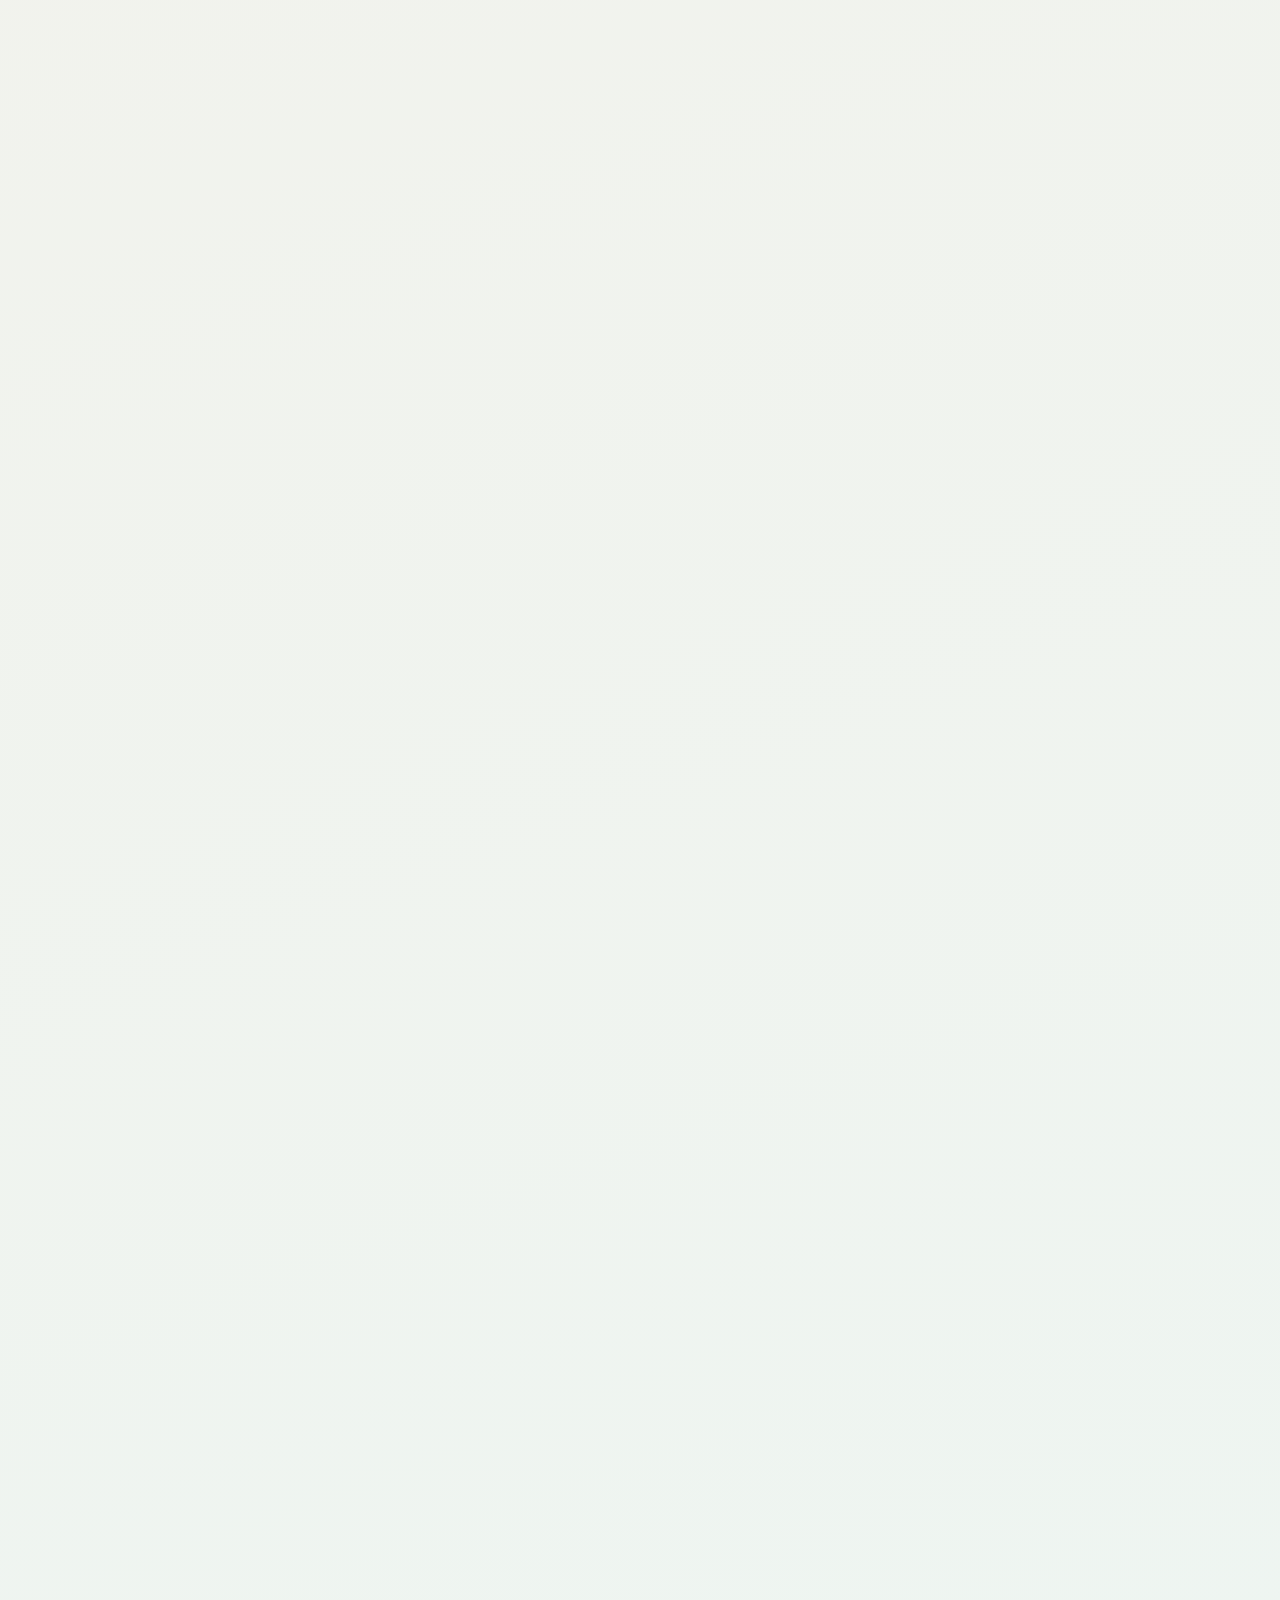
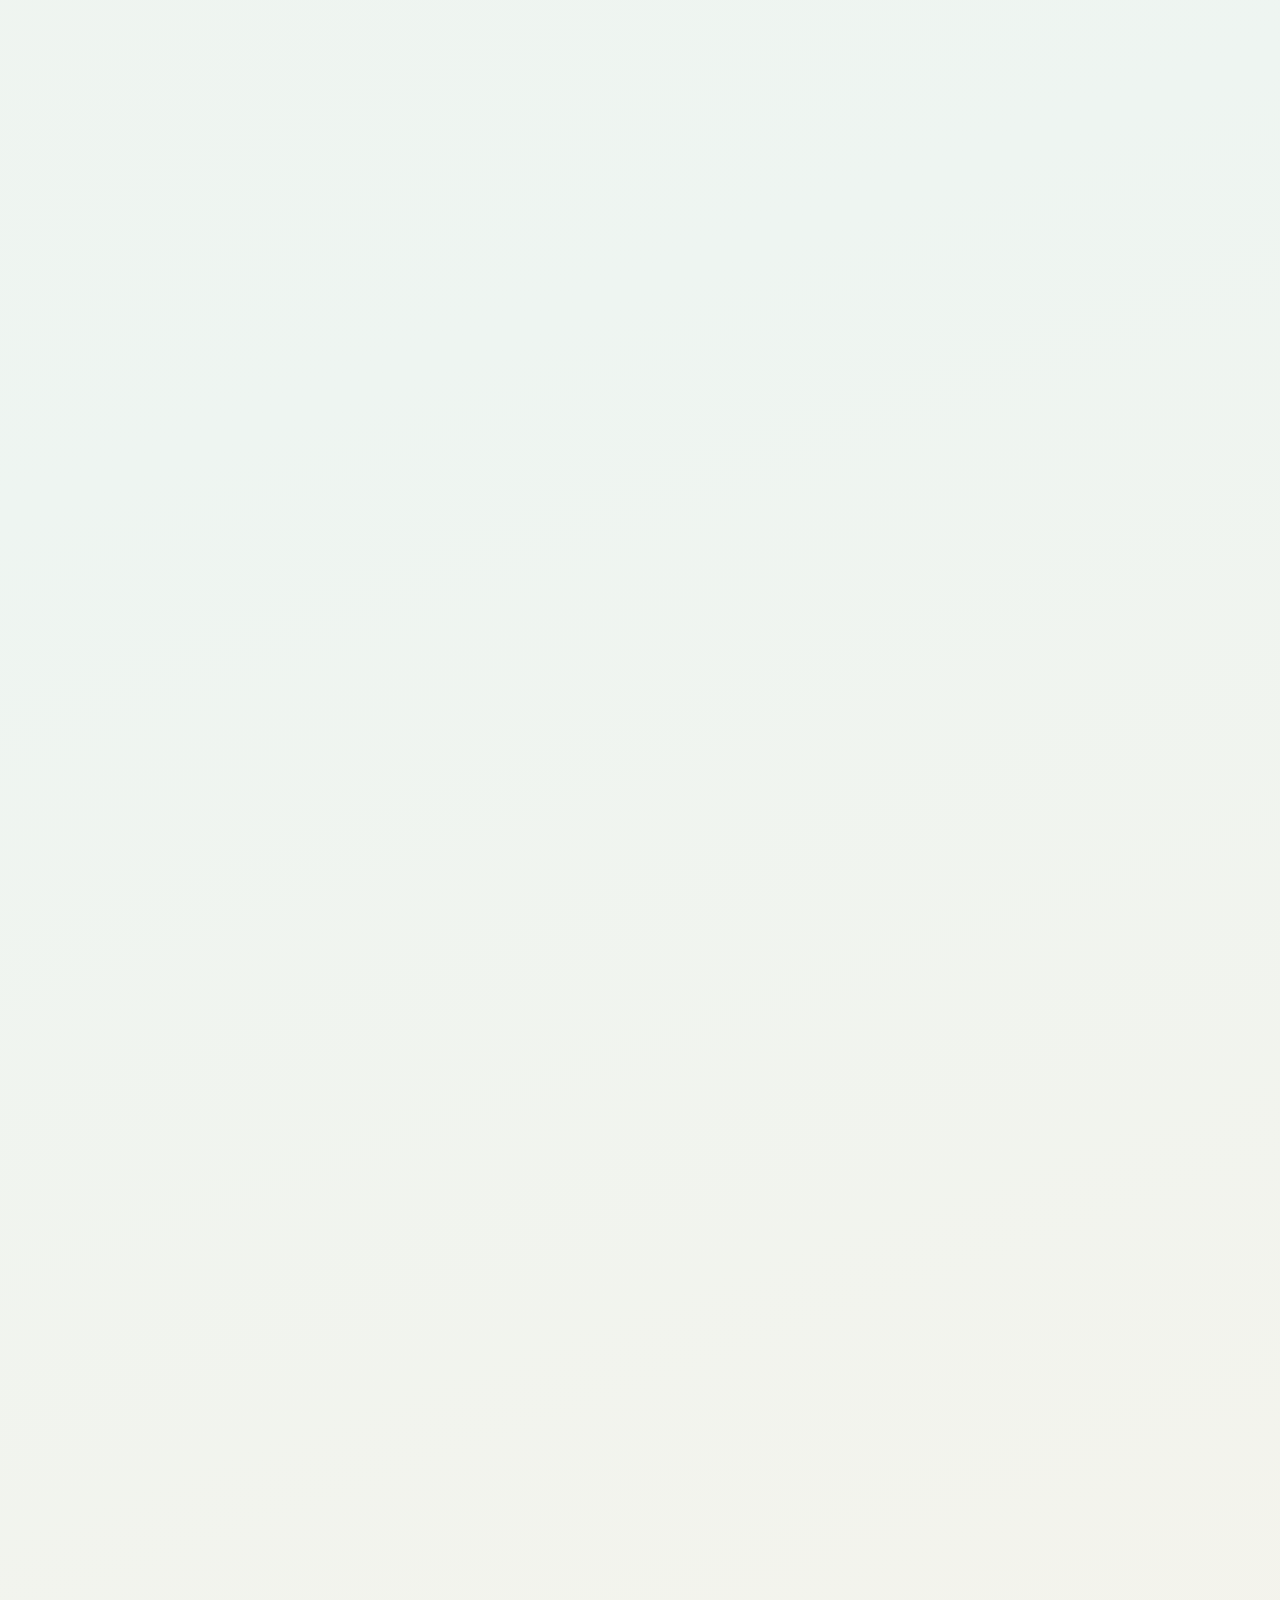
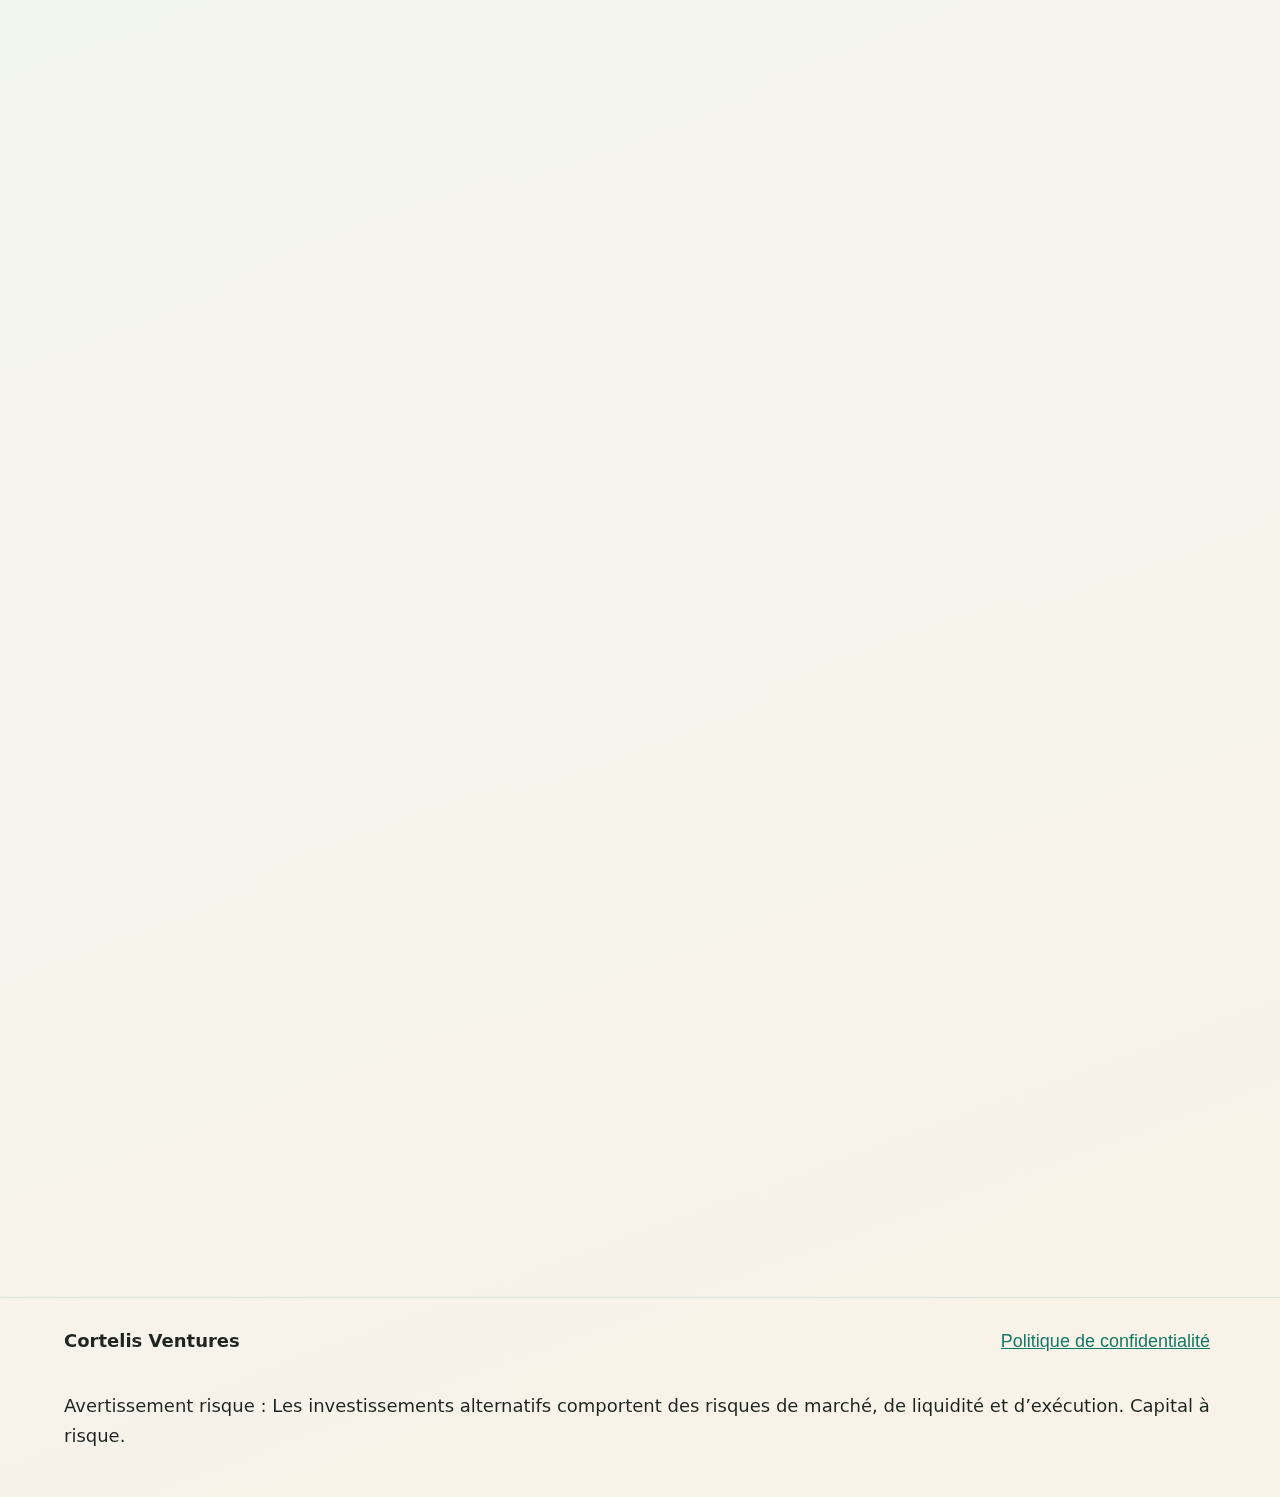
<file: fr/index.html>
<!DOCTYPE html>
<html lang="fr">
<head>
  <meta charset="UTF-8" />
  <meta name="viewport" content="width=device-width, initial-scale=1.0" />
  <title>Cortelis Ventures | Plateforme institutionnelle d’investissement IA</title>
  <meta name="description" content="Plateforme institutionnelle d’investissement en IA avec gouvernance, gestion du risque et exécution orientée allocation." />
  <link rel="canonical" href="https://cortelisventures.com/fr/index.html" />
  <link rel="alternate" hreflang="en" href="https://cortelisventures.com/index.html" />
<link rel="alternate" hreflang="de" href="https://cortelisventures.com/de/index.html" />
<link rel="alternate" hreflang="fr" href="https://cortelisventures.com/fr/index.html" />
<link rel="alternate" hreflang="es" href="https://cortelisventures.com/es/index.html" />
<link rel="alternate" hreflang="it" href="https://cortelisventures.com/it/index.html" />
<link rel="alternate" hreflang="tr" href="https://cortelisventures.com/tr/index.html" />
<link rel="alternate" hreflang="pt" href="https://cortelisventures.com/pt/index.html" />
<link rel="alternate" hreflang="ja" href="https://cortelisventures.com/jp/index.html" />
<link rel="alternate" hreflang="sk" href="https://cortelisventures.com/sk/index.html" />
<link rel="alternate" hreflang="nl-BE" href="https://cortelisventures.com/be/index.html" />
  <meta property="og:title" content="Cortelis Ventures | Plateforme institutionnelle d’investissement IA" />
  <meta property="og:description" content="Plateforme institutionnelle d’investissement en IA avec gouvernance, gestion du risque et exécution orientée allocation." />
  <meta property="og:type" content="website" />
  <meta property="og:url" content="https://cortelisventures.com/fr/index.html" />
  <meta name="twitter:card" content="summary_large_image" />
  <meta name="twitter:title" content="Cortelis Ventures | Plateforme institutionnelle d’investissement IA" />
  <meta name="twitter:description" content="Plateforme institutionnelle d’investissement en IA avec gouvernance, gestion du risque et exécution orientée allocation." />
  <link rel="stylesheet" href="../assets/style.css" />
  <script defer src="../assets/app.js"></script>
</head>
<body data-locale="fr-FR" data-currency="USD">
  <div class="bg-glow glow-a"></div><div class="bg-glow glow-b"></div>
  <header class="site-header">
    <div class="brand">Cortelis Ventures</div>
    <nav class="desktop-nav"><a href="#market">Thèse de marché</a><a href="#model">Modèle d’allocation</a><a href="#process">Exécution</a><a href="#risk">Risque</a><a href="#faq">FAQ</a></nav>
    <div class="header-actions">
      <div class="lang-wrap">
        <button class="lang-pill" aria-haspopup="true" aria-expanded="false">Français</button>
        <div class="lang-menu"><a href="../index.html">English</a>
<a href="../de/index.html">Deutsch</a>
<a href="../fr/index.html">Français</a>
<a href="../es/index.html">Español</a>
<a href="../it/index.html">Italiano</a>
<a href="../tr/index.html">Türkçe</a>
<a href="../pt/index.html">Português</a>
<a href="../jp/index.html">日本語</a>
<a href="../sk/index.html">Slovenčina</a>
<a href="../be/index.html">Belgium</a>
          <span><svg viewBox="0 0 24 16"><rect width="24" height="16" fill="#012169"/></svg> English</span>
        </div>
      </div>
      <a class="btn" href="#lead-final">Demander un brief d’allocation</a>
      <button class="burger" aria-label="Open menu"><span></span><span></span><span></span></button>
    </div>
  </header>
  <aside class="mobile-drawer" aria-hidden="true">
    <button class="close-drawer" aria-label="Close menu">×</button>
    <nav><a href="#market">Thèse de marché</a><a href="#model">Modèle d’allocation</a><a href="#process">Exécution</a><a href="#risk">Risque</a><a href="#faq">FAQ</a></nav>
    <div class="drawer-lang"><a href="../index.html">English</a>
<a href="../de/index.html">Deutsch</a>
<a href="../fr/index.html">Français</a>
<a href="../es/index.html">Español</a>
<a href="../it/index.html">Italiano</a>
<a href="../tr/index.html">Türkçe</a>
<a href="../pt/index.html">Português</a>
<a href="../jp/index.html">日本語</a>
<a href="../sk/index.html">Slovenčina</a>
<a href="../be/index.html">Belgium</a></div>
    <a class="btn" href="#lead-final">Demander un brief d’allocation</a>
  </aside>
  <main>
    <section class="hero">
      <div class="hero-copy">
        <p class="eyebrow">Cortelis Ventures</p>
        <h1>Investissements en intelligence artificielle pour capital institutionnel</h1>
        <p>Cortelis Ventures propose un programme d’investissement IA discipliné pour family offices, fonds et allocateurs stratégiques recherchant un rendement ajusté du risque avec une gouvernance rigoureuse.</p>
        <div class="hero-kpis">
          <div><strong>80%–200%</strong><span>annual objective corridor</span></div>
          <div><strong>3–24</strong><span>month horizon controls</span></div>
          <div><strong>24/7</strong><span>oversight and reporting</span></div>
        </div>
      </div>
      <form class="lead-form">
        <label>Nom complet<input type="text" required></label>
        <label>E-mail professionnel<input type="email" required></label>
        <label>Numéro de téléphone<input type="tel" required></label>
        <button class="btn" type="submit">Envoyer la demande institutionnelle</button>
      </form>
    </section>

    <section class="calculator" aria-label="Calculateur d’allocation institutionnelle">
      <div class="calc-head"><h2>Calculateur d’allocation institutionnelle</h2><p>Projetez un corridor illustratif selon notre cadre de supervision des investissements en intelligence artificielle.</p></div>
      <div class="calc-inputs">
        <div class="segment" role="tablist" aria-label="Investment amount">
          <button class="seg-btn active" data-amount="10000">$10,000</button>
          <button class="seg-btn" data-amount="50000">$50,000</button>
          <button class="seg-btn" data-amount="150000">$150,000</button>
        </div>
        <div class="slider-wrap">
          <label>3–24 mois</label>
          <input type="range" min="3" max="24" value="12" class="months-slider" />
          <span class="months-pill">12 mois</span>
        </div>
      </div>
      <div class="calc-results">
        <article><h3>Low</h3><p class="amount low-val"></p><small>illustrative corridor</small></article>
        <article><h3>Base</h3><p class="amount base-val"></p><small>illustrative corridor</small></article>
        <article><h3>High</h3><p class="amount high-val"></p><small>illustrative corridor</small></article>
      </div>
      <p class="assumption">Hypothèse : corridor mensuel de 8% (Bas), 11,5% (Base) et 15% (Haut) avec capitalisation mensuelle.</p>
      <p class="annual-ref">Référence annualisée du corridor : 80%–200%</p>
      <p class="micro">Corridor illustratif uniquement. Aucune garantie de résultat futur. Contraintes de gouvernance et de liquidité applicables.</p>
    </section>

    <section class="kpi-strip" id="market"><h2>Synthèse des signaux d’allocation</h2><div class="kpi-grid"><div><span>Primary</span><strong>+42%</strong><p>capital efficiency vs baseline implementation.</p></div><div><span>Benchmark</span><strong>1.8x</strong><p>risk-adjusted spread over passive AI index basket.</p></div><div><span>Governance</span><strong>99.2%</strong><p>execution within mandate bands and policy limits.</p></div></div></section>
    <section class="split why"><div><h2>Pourquoi la fenêtre d’investissement IA est stratégique maintenant</h2><p>Artificial Intelligence Investments remain early in institutional adoption. Signal dispersion is high, market structure is inefficient, and disciplined execution can capture asymmetric return while governance frameworks protect downside.</p></div><div class="viz bars"><h3>Opportunity distribution</h3><div class="vbar"><span style="height:68%"></span><label>Infrastructure</label></div><div class="vbar"><span style="height:52%"></span><label>Applications</label></div><div class="vbar"><span style="height:39%"></span><label>Data Layer</label></div></div></section>
    <section class="split reverse" id="model"><div><h2>Modèle d’allocation aligné au mandat</h2><p>We separate strategic sleeves into core, tactical, and opportunistic allocations with liquidity buffers and compliance mapping for committee sign-off.</p><div class="alloc-stack"><div><b>Core 45%</b><span>cash-flow stability and benchmark anchor</span></div><div><b>Tactical 35%</b><span>event-driven alpha and repricing cycles</span></div><div><b>Opportunistic 20%</b><span>high-conviction dislocations with strict stop-go gates</span></div></div></div><div class="viz ring"><h3>Mandate fit radar</h3><div class="ring-wrap"><div class="ring" style="--p:82"></div><p>82% target alignment across liquidity, governance, and reporting requirements.</p></div></div></section>
    <section class="timeline" id="process"><h2>Chronologie d’exécution et jalons de gouvernance</h2><div class="steps"><article><span>01</span><h3>Mandate mapping</h3><p>Risk budget, liquidity profile, and compliance perimeter are codified.</p></article><article><span>02</span><h3>Pipeline underwriting</h3><p>Signals are filtered with scenario analysis and counterparty diligence.</p></article><article><span>03</span><h3>Execution and hedging</h3><p>Orders are staged with slippage controls and downside overlays.</p></article><article><span>04</span><h3>Reporting cycle</h3><p>Attribution, benchmark context, and committee memos are delivered.</p></article></div></section>
    <section class="metrics"><h2>Attribution de performance et écart de benchmark</h2><div class="compare"><div><h3>Cortelis Program</h3><ul><li>Alpha capture: 24.6%</li><li>Max drawdown: -7.2%</li><li>Liquidity coverage: 3.3x</li></ul></div><div><h3>Market baseline</h3><ul><li>Alpha capture: 11.1%</li><li>Max drawdown: -14.9%</li><li>Liquidity coverage: 1.4x</li></ul></div></div><p>Interpretation: higher capital efficiency is driven by mandate filters and dynamic exposure controls rather than leverage expansion.</p></section>
    <section class="insights split"><div><h2>Pile de recherche et d’intelligence</h2><p>Our intelligence layer combines quantitative screening, sector analyst notes, and execution telemetry to convert noise into committee-grade insight.</p><div class="flow"><span>Signals</span><span>Validation</span><span>Execution</span><span>Reporting</span></div></div><div class="glass"><h3>Investor implication</h3><p>Decision cycles compress while oversight quality improves, supporting faster yet disciplined capital deployment.</p></div></section>
    <section class="risk" id="risk"><h2>Matrice des risques et architecture de contrôle</h2><div class="matrix"><div><h3>Low impact / low probability</h3><p>Routine variance handled by operating limits.</p></div><div><h3>High impact / low probability</h3><p>Stress-tested with contingency liquidity and governance escalation.</p></div><div><h3>Low impact / high probability</h3><p>Managed through tactical rebalancing windows.</p></div><div><h3>High impact / high probability</h3><p>Hard stop protocols and committee override thresholds.</p></div></div></section>
    <section class="reviews"><h2>Avis des allocateurs</h2><div class="review-grid"><article><div class="r-head"><span class="avatar">AM</span><strong>Amelia Morgan</strong><em>VÉRIFIÉ</em></div><p class="meta">Chief Investment Officer · London</p><blockquote>“The governance cadence, liquidity framing, and reporting depth are institutional from day one.”</blockquote></article><article><div class="r-head"><span class="avatar">RK</span><strong>Rafael Klein</strong><em>VÉRIFIÉ</em></div><p class="meta">Portfolio Director · Zurich</p><blockquote>“Cortelis translated AI complexity into an executable mandate with measurable risk controls.”</blockquote></article><article><div class="r-head"><span class="avatar">ST</span><strong>Sofia Turner</strong><em>VÉRIFIÉ</em></div><p class="meta">Family Office Principal · Dublin</p><blockquote>“The allocation model improved capital efficiency while preserving downside discipline.”</blockquote></article><article><div class="r-head"><span class="avatar">JL</span><strong>Jonas Lind</strong><em>VÉRIFIÉ</em></div><p class="meta">Investment Committee Member · Stockholm</p><blockquote>“Quarterly attribution packs make decision cycles significantly faster.”</blockquote></article></div></section>
    <section class="faq" id="faq"><h2>Questions fréquentes</h2><div class="faq-list"><details><summary>What is the minimum allocation?</summary><p>The platform is designed for serious allocators. Illustrative engagement begins from structured mandates aligned to institutional governance standards.</p></details><details><summary>How is liquidity managed?</summary><p>We map each strategy sleeve to a liquidity bucket and enforce portfolio-level liquidity thresholds before execution.</p></details><details><summary>How often is reporting delivered?</summary><p>Capital partners receive monthly operational summaries and quarterly institutional attribution reports with benchmark context.</p></details><details><summary>How do you manage model risk?</summary><p>We diversify across signal families, impose hard risk limits, and run independent stress scenarios before capital deployment.</p></details><details><summary>Is this guaranteed performance?</summary><p>No. All outputs are illustrative and subject to market, execution, and governance constraints.</p></details><details><summary>Can mandates be customized?</summary><p>Yes. We adapt exposure bands, risk budgets, and reporting layers to committee requirements.</p></details><details><summary>How do you support compliance teams?</summary><p>Every mandate includes an audit-ready documentation trail, decision logs, and policy mapping support.</p></details></div></section>
    <section class="final-cta" id="lead-final"><div><h2>Construisez votre plan d’allocation IA institutionnelle</h2><p>Speak with Cortelis Ventures to align mandate fit, reporting requirements, and deployment pacing.</p></div><form class="lead-form"><label>Nom complet<input type="text" required></label><label>E-mail professionnel<input type="email" required></label><label>Numéro de téléphone<input type="tel" required></label><button class="btn" type="submit">Envoyer la demande institutionnelle</button></form></section>
  </main>
  <footer><strong>Cortelis Ventures</strong> <button class="privacy-open">Politique de confidentialité</button><p>Avertissement risque : Les investissements alternatifs comportent des risques de marché, de liquidité et d’exécution. Capital à risque.</p></footer>
  <div class="modal" aria-hidden="true"><div class="modal-panel" role="dialog" aria-modal="true" aria-label="Politique de confidentialité"><button class="modal-x" aria-label="Close">×</button><h2>Politique de confidentialité</h2><div class="modal-scroll"><h3>Introduction</h3><p>We process investor data to support due diligence and mandate onboarding.</p><h3>Data collection</h3><p>We collect identification, contact, and communication data provided through forms and interactions.</p><h3>Legal basis</h3><p>Processing is based on legitimate interest, contractual preparation, and regulatory obligations.</p><h3>Cookies</h3><p>Essential and analytics cookies may be used to improve usability and measurement.</p><h3>Retention</h3><p>Data is retained only as long as necessary for compliance and investor relationship management.</p><h3>Third-party sharing</h3><p>Data may be shared with regulated partners supporting custody, analytics, and compliance.</p><h3>Security</h3><p>Encryption, access controls, and audit trails are applied to protect personal data.</p><h3>User rights</h3><p>You can request access, correction, restriction, deletion, and portability where applicable.</p><h3>International transfers</h3><p>Cross-border transfers follow contractual safeguards and jurisdictional controls.</p><h3>Industry risk disclosure</h3><p>Alternative investments carry market, model, liquidity, and operational risk.</p><h3>Contact</h3><p>privacy@cortelisventures.com</p></div><div class="modal-foot"><button class="modal-close">Close</button></div></div></div>
  <script type="application/ld+json">{"@context":"https://schema.org","@graph":[{"@type":"Organization","name":"Cortelis Ventures","url":"https://cortelisventures.com"},{"@type":"WebSite","name":"Cortelis Ventures","url":"https://cortelisventures.com"},{"@type":"FAQPage","mainEntity":[{"@type":"Question","name":"What is the minimum allocation?","acceptedAnswer":{"@type":"Answer","text":"The mandate is built for institutional allocators and governance-led execution."}}]},{"@type":"Review","author":{"@type":"Person","name":"Amelia Morgan"},"reviewRating":{"@type":"Rating","ratingValue":"5"},"reviewBody":"Governance and reporting depth are institutional from day one."}]}</script>
</body>
</html>
</file>
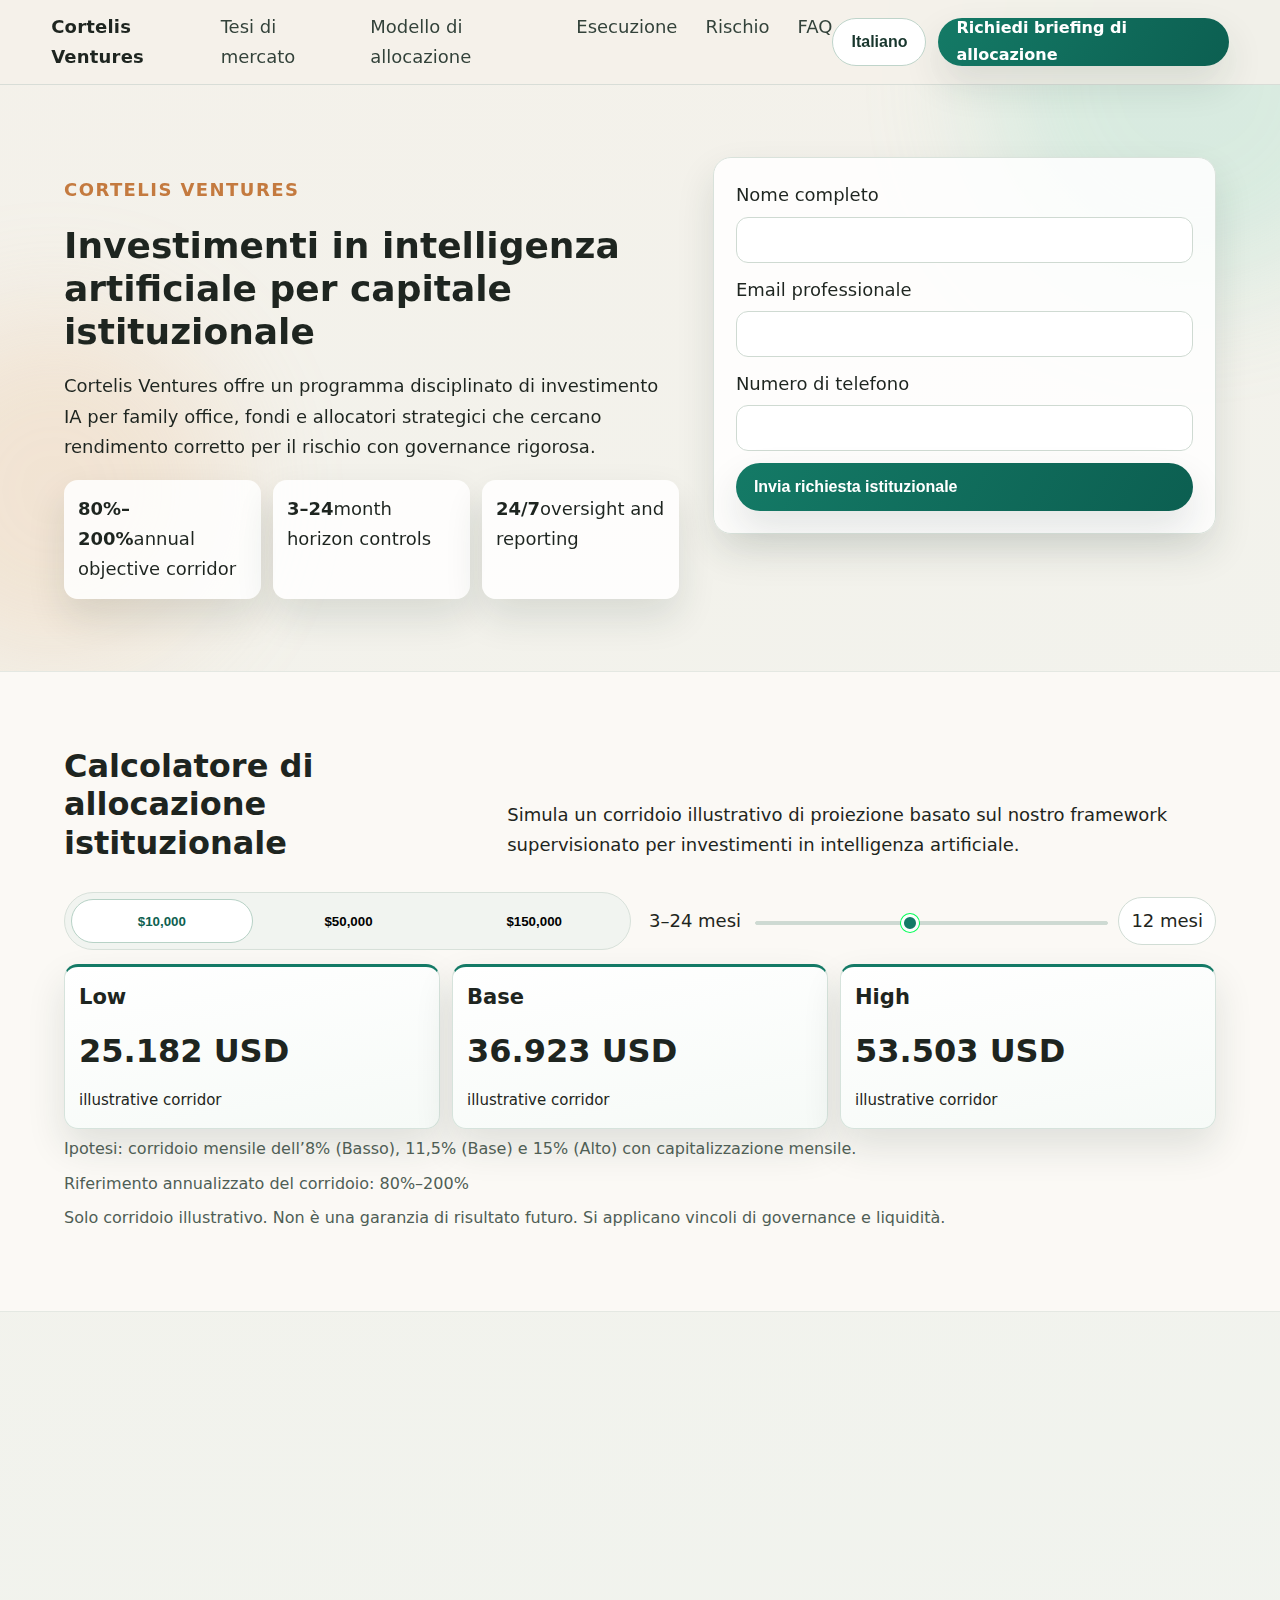
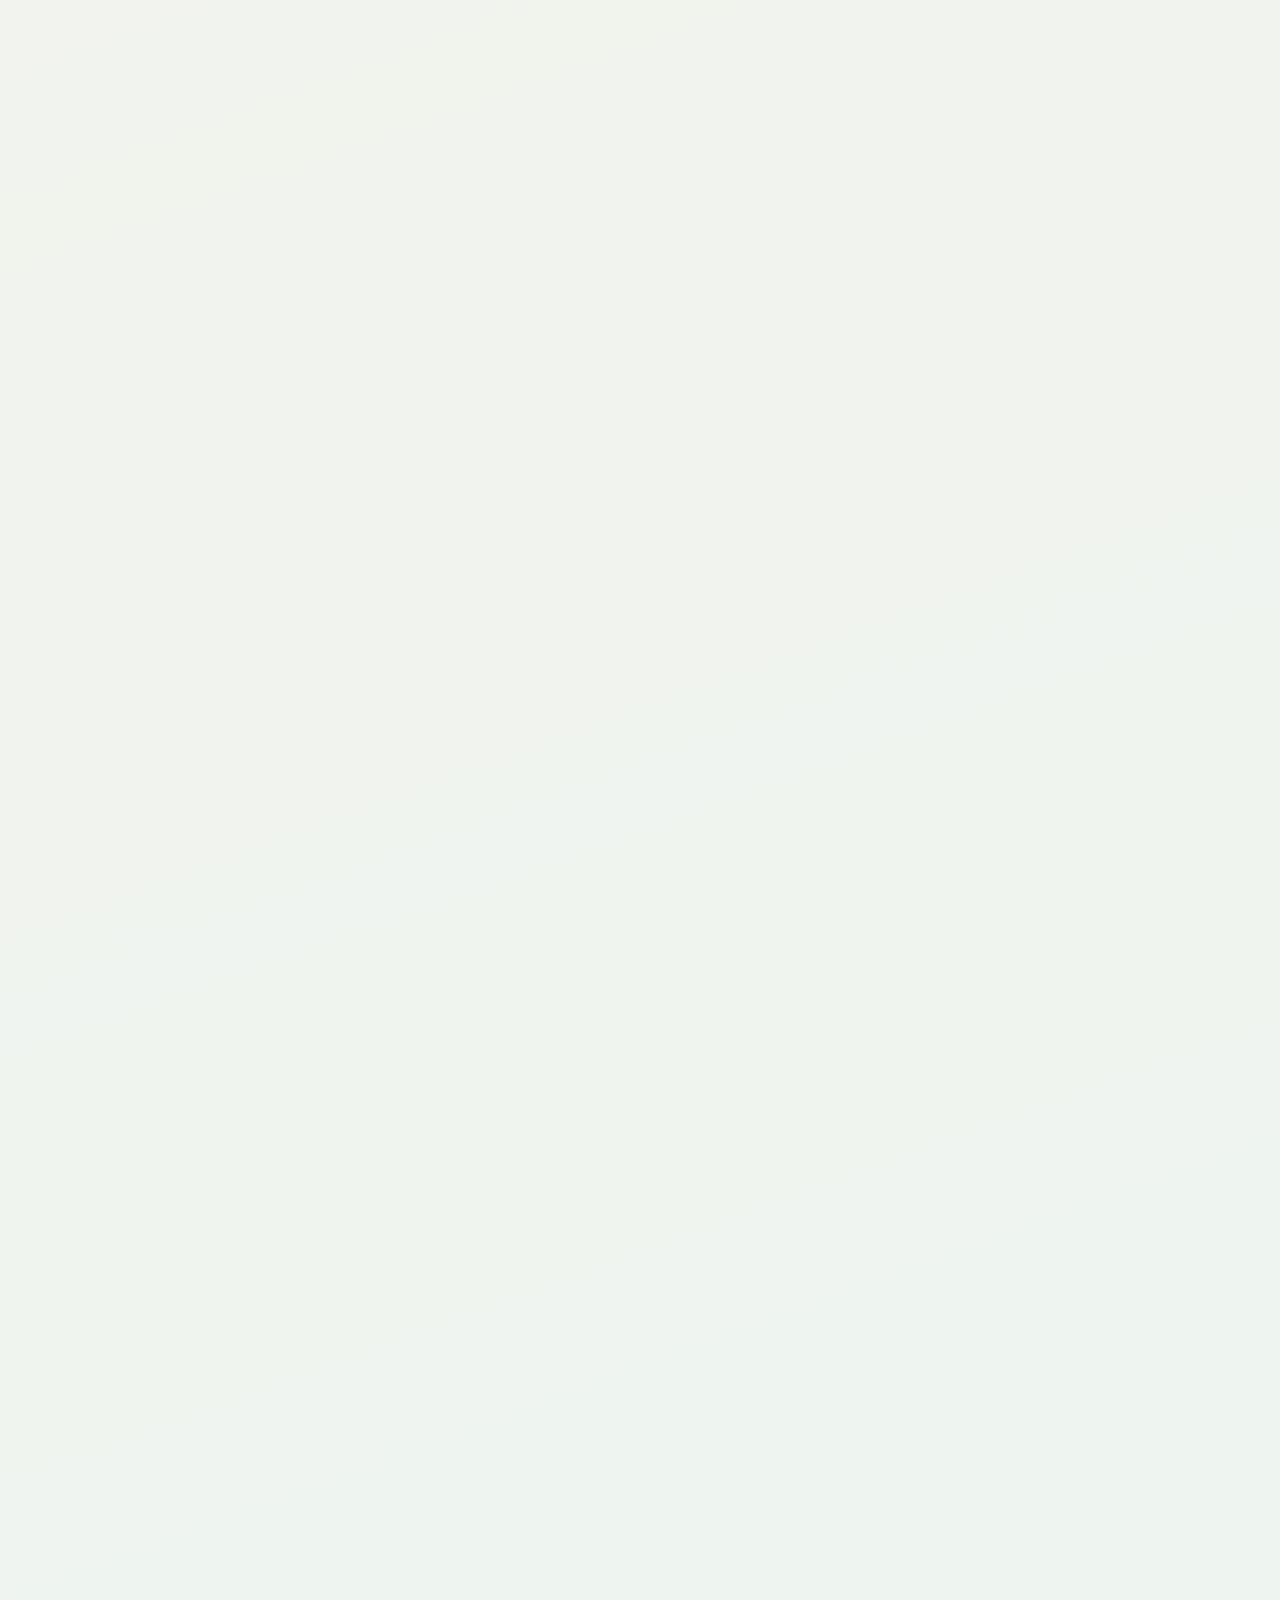
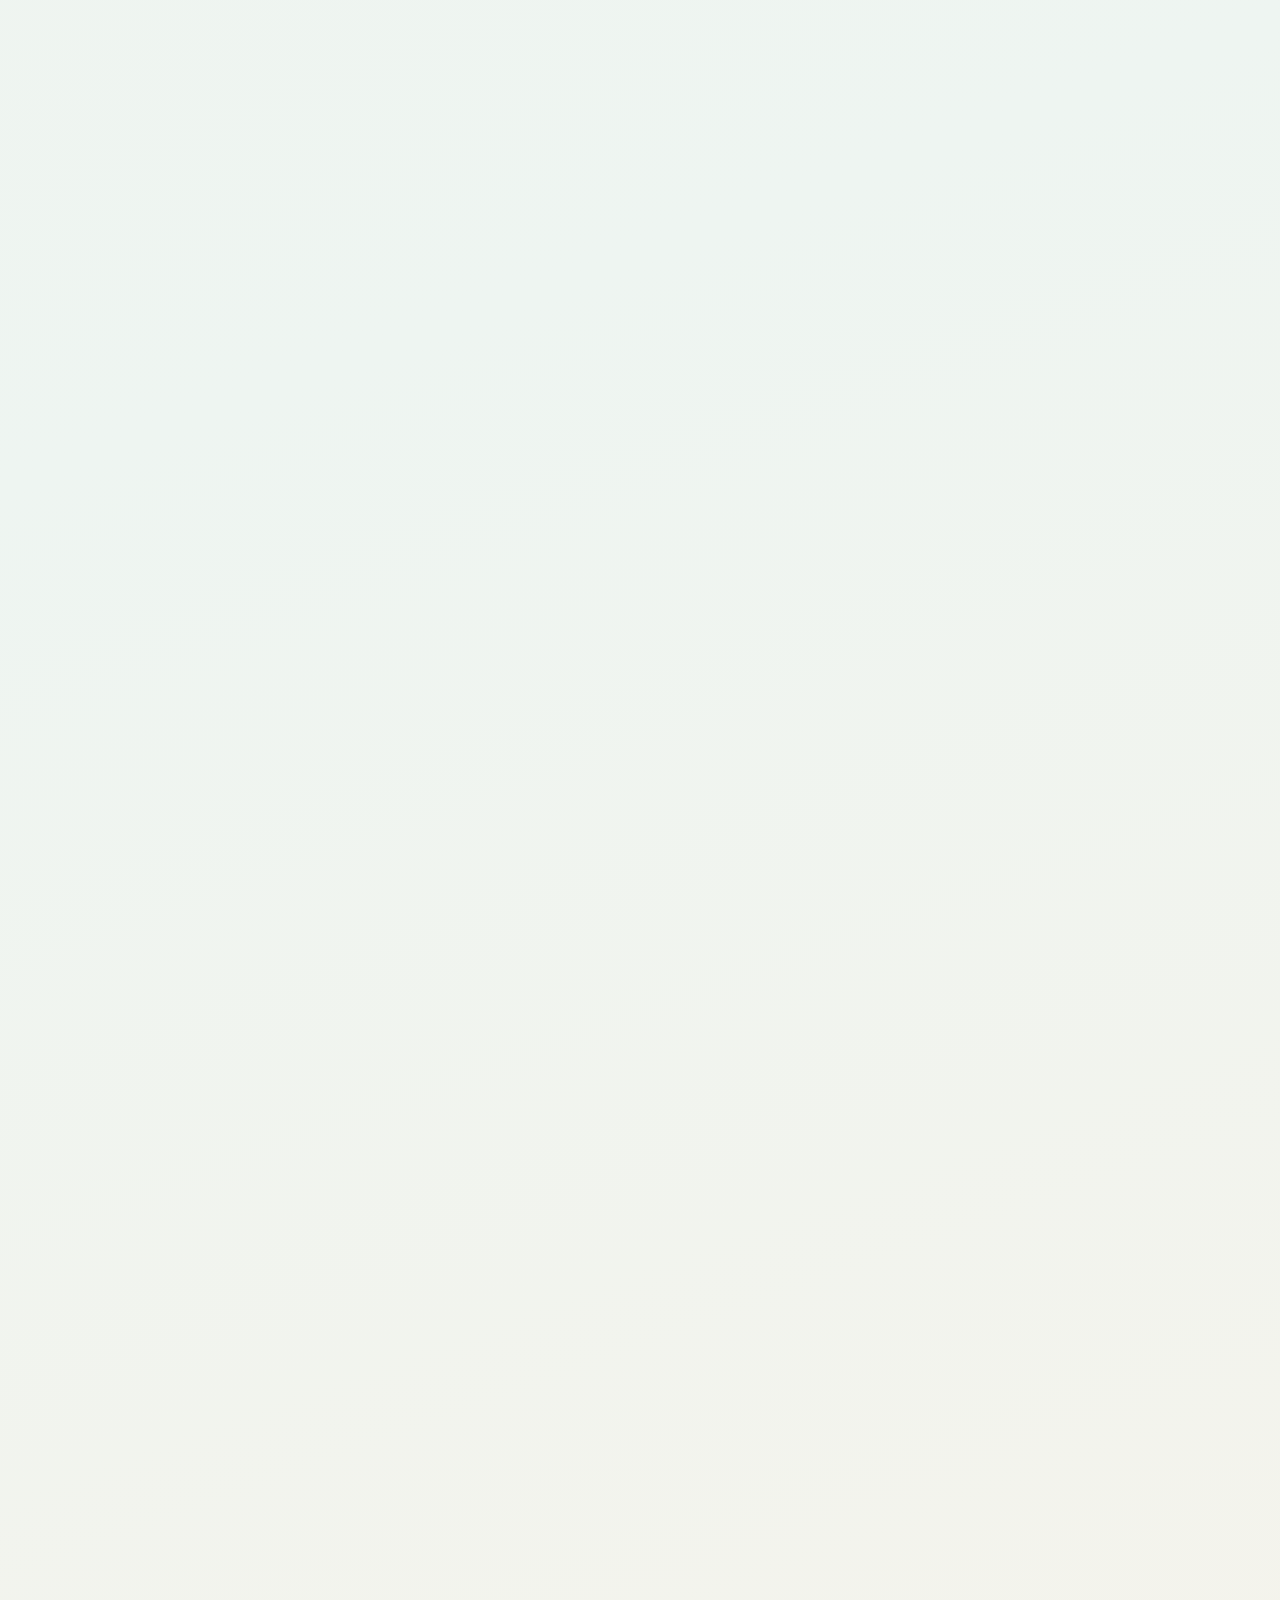
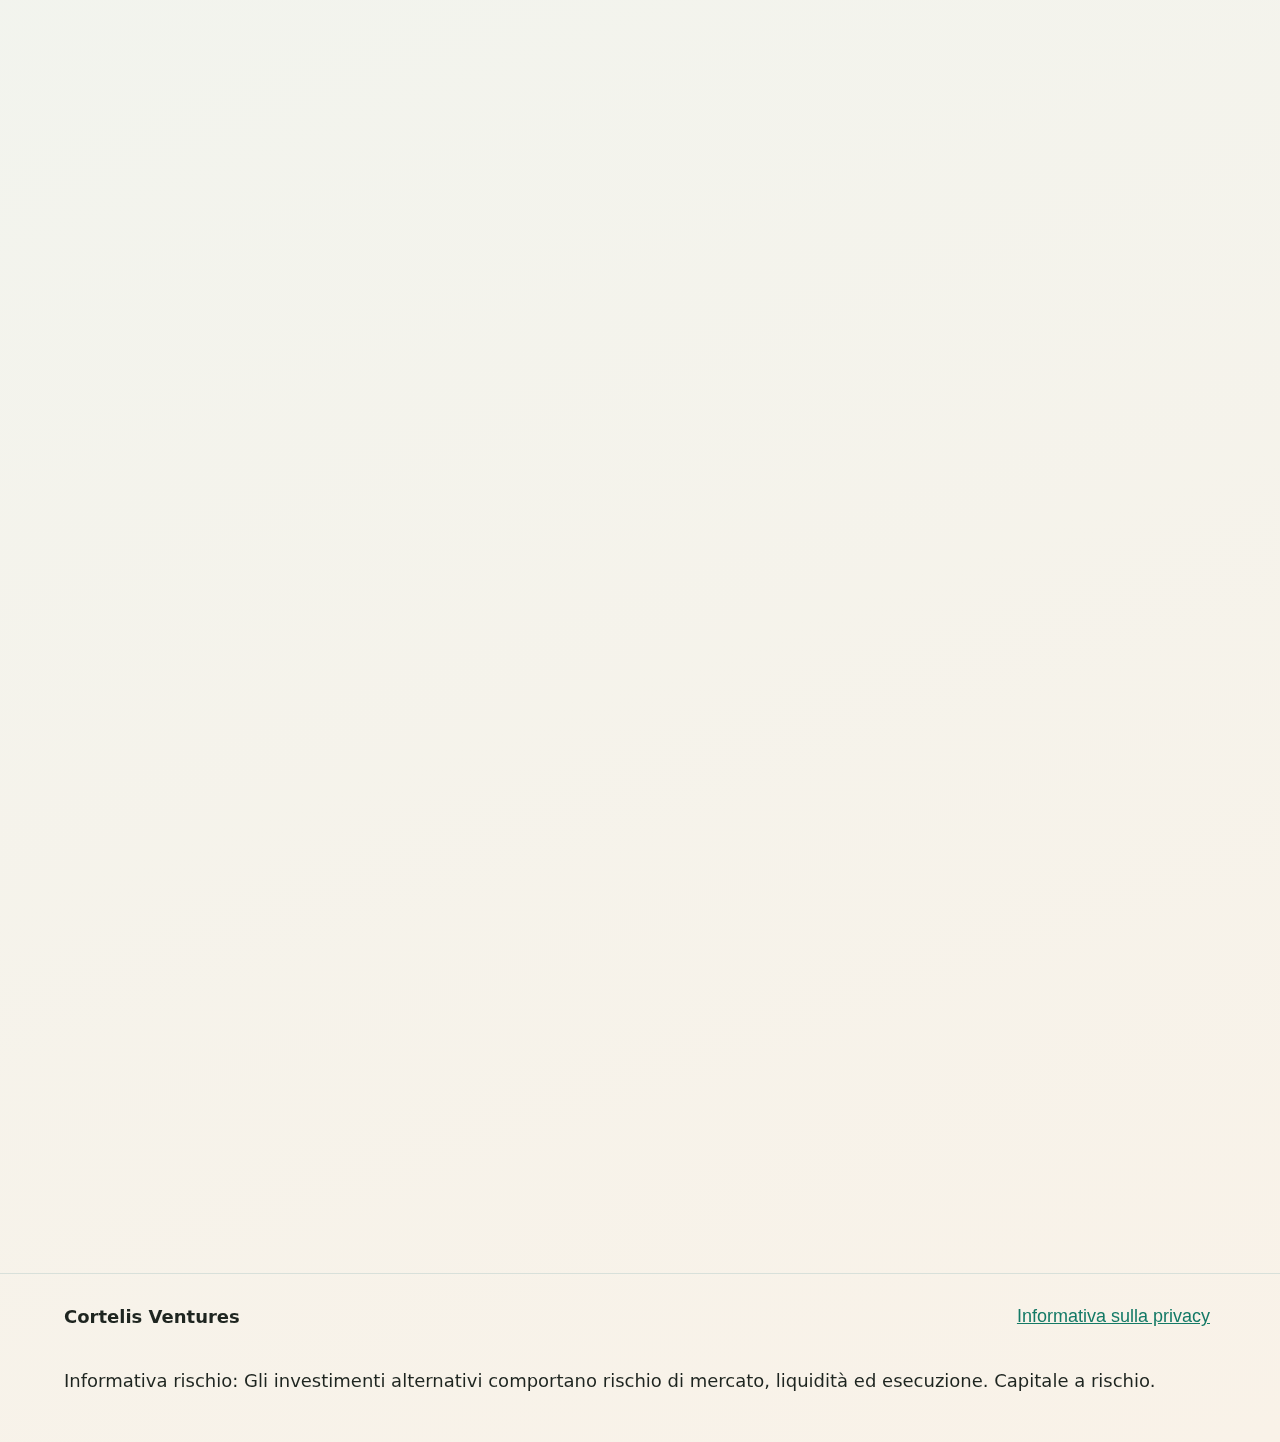
<file: it/index.html>
<!DOCTYPE html>
<html lang="it">
<head>
  <meta charset="UTF-8" />
  <meta name="viewport" content="width=device-width, initial-scale=1.0" />
  <title>Cortelis Ventures | Piattaforma istituzionale di investimenti IA</title>
  <meta name="description" content="Piattaforma istituzionale per investimenti in IA con governance, controllo del rischio ed esecuzione orientata all’allocazione." />
  <link rel="canonical" href="https://cortelisventures.com/it/index.html" />
  <link rel="alternate" hreflang="en" href="https://cortelisventures.com/index.html" />
<link rel="alternate" hreflang="de" href="https://cortelisventures.com/de/index.html" />
<link rel="alternate" hreflang="fr" href="https://cortelisventures.com/fr/index.html" />
<link rel="alternate" hreflang="es" href="https://cortelisventures.com/es/index.html" />
<link rel="alternate" hreflang="it" href="https://cortelisventures.com/it/index.html" />
<link rel="alternate" hreflang="tr" href="https://cortelisventures.com/tr/index.html" />
<link rel="alternate" hreflang="pt" href="https://cortelisventures.com/pt/index.html" />
<link rel="alternate" hreflang="ja" href="https://cortelisventures.com/jp/index.html" />
<link rel="alternate" hreflang="sk" href="https://cortelisventures.com/sk/index.html" />
<link rel="alternate" hreflang="nl-BE" href="https://cortelisventures.com/be/index.html" />
  <meta property="og:title" content="Cortelis Ventures | Piattaforma istituzionale di investimenti IA" />
  <meta property="og:description" content="Piattaforma istituzionale per investimenti in IA con governance, controllo del rischio ed esecuzione orientata all’allocazione." />
  <meta property="og:type" content="website" />
  <meta property="og:url" content="https://cortelisventures.com/it/index.html" />
  <meta name="twitter:card" content="summary_large_image" />
  <meta name="twitter:title" content="Cortelis Ventures | Piattaforma istituzionale di investimenti IA" />
  <meta name="twitter:description" content="Piattaforma istituzionale per investimenti in IA con governance, controllo del rischio ed esecuzione orientata all’allocazione." />
  <link rel="stylesheet" href="../assets/style.css" />
  <script defer src="../assets/app.js"></script>
</head>
<body data-locale="it-IT" data-currency="USD">
  <div class="bg-glow glow-a"></div><div class="bg-glow glow-b"></div>
  <header class="site-header">
    <div class="brand">Cortelis Ventures</div>
    <nav class="desktop-nav"><a href="#market">Tesi di mercato</a><a href="#model">Modello di allocazione</a><a href="#process">Esecuzione</a><a href="#risk">Rischio</a><a href="#faq">FAQ</a></nav>
    <div class="header-actions">
      <div class="lang-wrap">
        <button class="lang-pill" aria-haspopup="true" aria-expanded="false">Italiano</button>
        <div class="lang-menu"><a href="../index.html">English</a>
<a href="../de/index.html">Deutsch</a>
<a href="../fr/index.html">Français</a>
<a href="../es/index.html">Español</a>
<a href="../it/index.html">Italiano</a>
<a href="../tr/index.html">Türkçe</a>
<a href="../pt/index.html">Português</a>
<a href="../jp/index.html">日本語</a>
<a href="../sk/index.html">Slovenčina</a>
<a href="../be/index.html">Belgium</a>
          <span><svg viewBox="0 0 24 16"><rect width="24" height="16" fill="#012169"/></svg> English</span>
        </div>
      </div>
      <a class="btn" href="#lead-final">Richiedi briefing di allocazione</a>
      <button class="burger" aria-label="Open menu"><span></span><span></span><span></span></button>
    </div>
  </header>
  <aside class="mobile-drawer" aria-hidden="true">
    <button class="close-drawer" aria-label="Close menu">×</button>
    <nav><a href="#market">Tesi di mercato</a><a href="#model">Modello di allocazione</a><a href="#process">Esecuzione</a><a href="#risk">Rischio</a><a href="#faq">FAQ</a></nav>
    <div class="drawer-lang"><a href="../index.html">English</a>
<a href="../de/index.html">Deutsch</a>
<a href="../fr/index.html">Français</a>
<a href="../es/index.html">Español</a>
<a href="../it/index.html">Italiano</a>
<a href="../tr/index.html">Türkçe</a>
<a href="../pt/index.html">Português</a>
<a href="../jp/index.html">日本語</a>
<a href="../sk/index.html">Slovenčina</a>
<a href="../be/index.html">Belgium</a></div>
    <a class="btn" href="#lead-final">Richiedi briefing di allocazione</a>
  </aside>
  <main>
    <section class="hero">
      <div class="hero-copy">
        <p class="eyebrow">Cortelis Ventures</p>
        <h1>Investimenti in intelligenza artificiale per capitale istituzionale</h1>
        <p>Cortelis Ventures offre un programma disciplinato di investimento IA per family office, fondi e allocatori strategici che cercano rendimento corretto per il rischio con governance rigorosa.</p>
        <div class="hero-kpis">
          <div><strong>80%–200%</strong><span>annual objective corridor</span></div>
          <div><strong>3–24</strong><span>month horizon controls</span></div>
          <div><strong>24/7</strong><span>oversight and reporting</span></div>
        </div>
      </div>
      <form class="lead-form">
        <label>Nome completo<input type="text" required></label>
        <label>Email professionale<input type="email" required></label>
        <label>Numero di telefono<input type="tel" required></label>
        <button class="btn" type="submit">Invia richiesta istituzionale</button>
      </form>
    </section>

    <section class="calculator" aria-label="Calcolatore di allocazione istituzionale">
      <div class="calc-head"><h2>Calcolatore di allocazione istituzionale</h2><p>Simula un corridoio illustrativo di proiezione basato sul nostro framework supervisionato per investimenti in intelligenza artificiale.</p></div>
      <div class="calc-inputs">
        <div class="segment" role="tablist" aria-label="Investment amount">
          <button class="seg-btn active" data-amount="10000">$10,000</button>
          <button class="seg-btn" data-amount="50000">$50,000</button>
          <button class="seg-btn" data-amount="150000">$150,000</button>
        </div>
        <div class="slider-wrap">
          <label>3–24 mesi</label>
          <input type="range" min="3" max="24" value="12" class="months-slider" />
          <span class="months-pill">12 mesi</span>
        </div>
      </div>
      <div class="calc-results">
        <article><h3>Low</h3><p class="amount low-val"></p><small>illustrative corridor</small></article>
        <article><h3>Base</h3><p class="amount base-val"></p><small>illustrative corridor</small></article>
        <article><h3>High</h3><p class="amount high-val"></p><small>illustrative corridor</small></article>
      </div>
      <p class="assumption">Ipotesi: corridoio mensile dell’8% (Basso), 11,5% (Base) e 15% (Alto) con capitalizzazione mensile.</p>
      <p class="annual-ref">Riferimento annualizzato del corridoio: 80%–200%</p>
      <p class="micro">Solo corridoio illustrativo. Non è una garanzia di risultato futuro. Si applicano vincoli di governance e liquidità.</p>
    </section>

    <section class="kpi-strip" id="market"><h2>Sintesi segnali di allocazione</h2><div class="kpi-grid"><div><span>Primary</span><strong>+42%</strong><p>capital efficiency vs baseline implementation.</p></div><div><span>Benchmark</span><strong>1.8x</strong><p>risk-adjusted spread over passive AI index basket.</p></div><div><span>Governance</span><strong>99.2%</strong><p>execution within mandate bands and policy limits.</p></div></div></section>
    <section class="split why"><div><h2>Perché la finestra di investimento IA è rilevante ora</h2><p>Artificial Intelligence Investments remain early in institutional adoption. Signal dispersion is high, market structure is inefficient, and disciplined execution can capture asymmetric return while governance frameworks protect downside.</p></div><div class="viz bars"><h3>Opportunity distribution</h3><div class="vbar"><span style="height:68%"></span><label>Infrastructure</label></div><div class="vbar"><span style="height:52%"></span><label>Applications</label></div><div class="vbar"><span style="height:39%"></span><label>Data Layer</label></div></div></section>
    <section class="split reverse" id="model"><div><h2>Modello di allocazione allineato al mandato</h2><p>We separate strategic sleeves into core, tactical, and opportunistic allocations with liquidity buffers and compliance mapping for committee sign-off.</p><div class="alloc-stack"><div><b>Core 45%</b><span>cash-flow stability and benchmark anchor</span></div><div><b>Tactical 35%</b><span>event-driven alpha and repricing cycles</span></div><div><b>Opportunistic 20%</b><span>high-conviction dislocations with strict stop-go gates</span></div></div></div><div class="viz ring"><h3>Mandate fit radar</h3><div class="ring-wrap"><div class="ring" style="--p:82"></div><p>82% target alignment across liquidity, governance, and reporting requirements.</p></div></div></section>
    <section class="timeline" id="process"><h2>Timeline di esecuzione e checkpoint di governance</h2><div class="steps"><article><span>01</span><h3>Mandate mapping</h3><p>Risk budget, liquidity profile, and compliance perimeter are codified.</p></article><article><span>02</span><h3>Pipeline underwriting</h3><p>Signals are filtered with scenario analysis and counterparty diligence.</p></article><article><span>03</span><h3>Execution and hedging</h3><p>Orders are staged with slippage controls and downside overlays.</p></article><article><span>04</span><h3>Reporting cycle</h3><p>Attribution, benchmark context, and committee memos are delivered.</p></article></div></section>
    <section class="metrics"><h2>Attribuzione della performance e spread vs benchmark</h2><div class="compare"><div><h3>Cortelis Program</h3><ul><li>Alpha capture: 24.6%</li><li>Max drawdown: -7.2%</li><li>Liquidity coverage: 3.3x</li></ul></div><div><h3>Market baseline</h3><ul><li>Alpha capture: 11.1%</li><li>Max drawdown: -14.9%</li><li>Liquidity coverage: 1.4x</li></ul></div></div><p>Interpretation: higher capital efficiency is driven by mandate filters and dynamic exposure controls rather than leverage expansion.</p></section>
    <section class="insights split"><div><h2>Stack di ricerca e intelligence</h2><p>Our intelligence layer combines quantitative screening, sector analyst notes, and execution telemetry to convert noise into committee-grade insight.</p><div class="flow"><span>Signals</span><span>Validation</span><span>Execution</span><span>Reporting</span></div></div><div class="glass"><h3>Investor implication</h3><p>Decision cycles compress while oversight quality improves, supporting faster yet disciplined capital deployment.</p></div></section>
    <section class="risk" id="risk"><h2>Matrice del rischio e architettura di controllo</h2><div class="matrix"><div><h3>Low impact / low probability</h3><p>Routine variance handled by operating limits.</p></div><div><h3>High impact / low probability</h3><p>Stress-tested with contingency liquidity and governance escalation.</p></div><div><h3>Low impact / high probability</h3><p>Managed through tactical rebalancing windows.</p></div><div><h3>High impact / high probability</h3><p>Hard stop protocols and committee override thresholds.</p></div></div></section>
    <section class="reviews"><h2>Recensioni degli allocatori</h2><div class="review-grid"><article><div class="r-head"><span class="avatar">AM</span><strong>Amelia Morgan</strong><em>VERIFICATO</em></div><p class="meta">Chief Investment Officer · London</p><blockquote>“The governance cadence, liquidity framing, and reporting depth are institutional from day one.”</blockquote></article><article><div class="r-head"><span class="avatar">RK</span><strong>Rafael Klein</strong><em>VERIFICATO</em></div><p class="meta">Portfolio Director · Zurich</p><blockquote>“Cortelis translated AI complexity into an executable mandate with measurable risk controls.”</blockquote></article><article><div class="r-head"><span class="avatar">ST</span><strong>Sofia Turner</strong><em>VERIFICATO</em></div><p class="meta">Family Office Principal · Dublin</p><blockquote>“The allocation model improved capital efficiency while preserving downside discipline.”</blockquote></article><article><div class="r-head"><span class="avatar">JL</span><strong>Jonas Lind</strong><em>VERIFICATO</em></div><p class="meta">Investment Committee Member · Stockholm</p><blockquote>“Quarterly attribution packs make decision cycles significantly faster.”</blockquote></article></div></section>
    <section class="faq" id="faq"><h2>Domande frequenti</h2><div class="faq-list"><details><summary>What is the minimum allocation?</summary><p>The platform is designed for serious allocators. Illustrative engagement begins from structured mandates aligned to institutional governance standards.</p></details><details><summary>How is liquidity managed?</summary><p>We map each strategy sleeve to a liquidity bucket and enforce portfolio-level liquidity thresholds before execution.</p></details><details><summary>How often is reporting delivered?</summary><p>Capital partners receive monthly operational summaries and quarterly institutional attribution reports with benchmark context.</p></details><details><summary>How do you manage model risk?</summary><p>We diversify across signal families, impose hard risk limits, and run independent stress scenarios before capital deployment.</p></details><details><summary>Is this guaranteed performance?</summary><p>No. All outputs are illustrative and subject to market, execution, and governance constraints.</p></details><details><summary>Can mandates be customized?</summary><p>Yes. We adapt exposure bands, risk budgets, and reporting layers to committee requirements.</p></details><details><summary>How do you support compliance teams?</summary><p>Every mandate includes an audit-ready documentation trail, decision logs, and policy mapping support.</p></details></div></section>
    <section class="final-cta" id="lead-final"><div><h2>Costruisci il tuo piano istituzionale di allocazione IA</h2><p>Speak with Cortelis Ventures to align mandate fit, reporting requirements, and deployment pacing.</p></div><form class="lead-form"><label>Nome completo<input type="text" required></label><label>Email professionale<input type="email" required></label><label>Numero di telefono<input type="tel" required></label><button class="btn" type="submit">Invia richiesta istituzionale</button></form></section>
  </main>
  <footer><strong>Cortelis Ventures</strong> <button class="privacy-open">Informativa sulla privacy</button><p>Informativa rischio: Gli investimenti alternativi comportano rischio di mercato, liquidità ed esecuzione. Capitale a rischio.</p></footer>
  <div class="modal" aria-hidden="true"><div class="modal-panel" role="dialog" aria-modal="true" aria-label="Informativa sulla privacy"><button class="modal-x" aria-label="Close">×</button><h2>Informativa sulla privacy</h2><div class="modal-scroll"><h3>Introduction</h3><p>We process investor data to support due diligence and mandate onboarding.</p><h3>Data collection</h3><p>We collect identification, contact, and communication data provided through forms and interactions.</p><h3>Legal basis</h3><p>Processing is based on legitimate interest, contractual preparation, and regulatory obligations.</p><h3>Cookies</h3><p>Essential and analytics cookies may be used to improve usability and measurement.</p><h3>Retention</h3><p>Data is retained only as long as necessary for compliance and investor relationship management.</p><h3>Third-party sharing</h3><p>Data may be shared with regulated partners supporting custody, analytics, and compliance.</p><h3>Security</h3><p>Encryption, access controls, and audit trails are applied to protect personal data.</p><h3>User rights</h3><p>You can request access, correction, restriction, deletion, and portability where applicable.</p><h3>International transfers</h3><p>Cross-border transfers follow contractual safeguards and jurisdictional controls.</p><h3>Industry risk disclosure</h3><p>Alternative investments carry market, model, liquidity, and operational risk.</p><h3>Contact</h3><p>privacy@cortelisventures.com</p></div><div class="modal-foot"><button class="modal-close">Close</button></div></div></div>
  <script type="application/ld+json">{"@context":"https://schema.org","@graph":[{"@type":"Organization","name":"Cortelis Ventures","url":"https://cortelisventures.com"},{"@type":"WebSite","name":"Cortelis Ventures","url":"https://cortelisventures.com"},{"@type":"FAQPage","mainEntity":[{"@type":"Question","name":"What is the minimum allocation?","acceptedAnswer":{"@type":"Answer","text":"The mandate is built for institutional allocators and governance-led execution."}}]},{"@type":"Review","author":{"@type":"Person","name":"Amelia Morgan"},"reviewRating":{"@type":"Rating","ratingValue":"5"},"reviewBody":"Governance and reporting depth are institutional from day one."}]}</script>
</body>
</html>
</file>
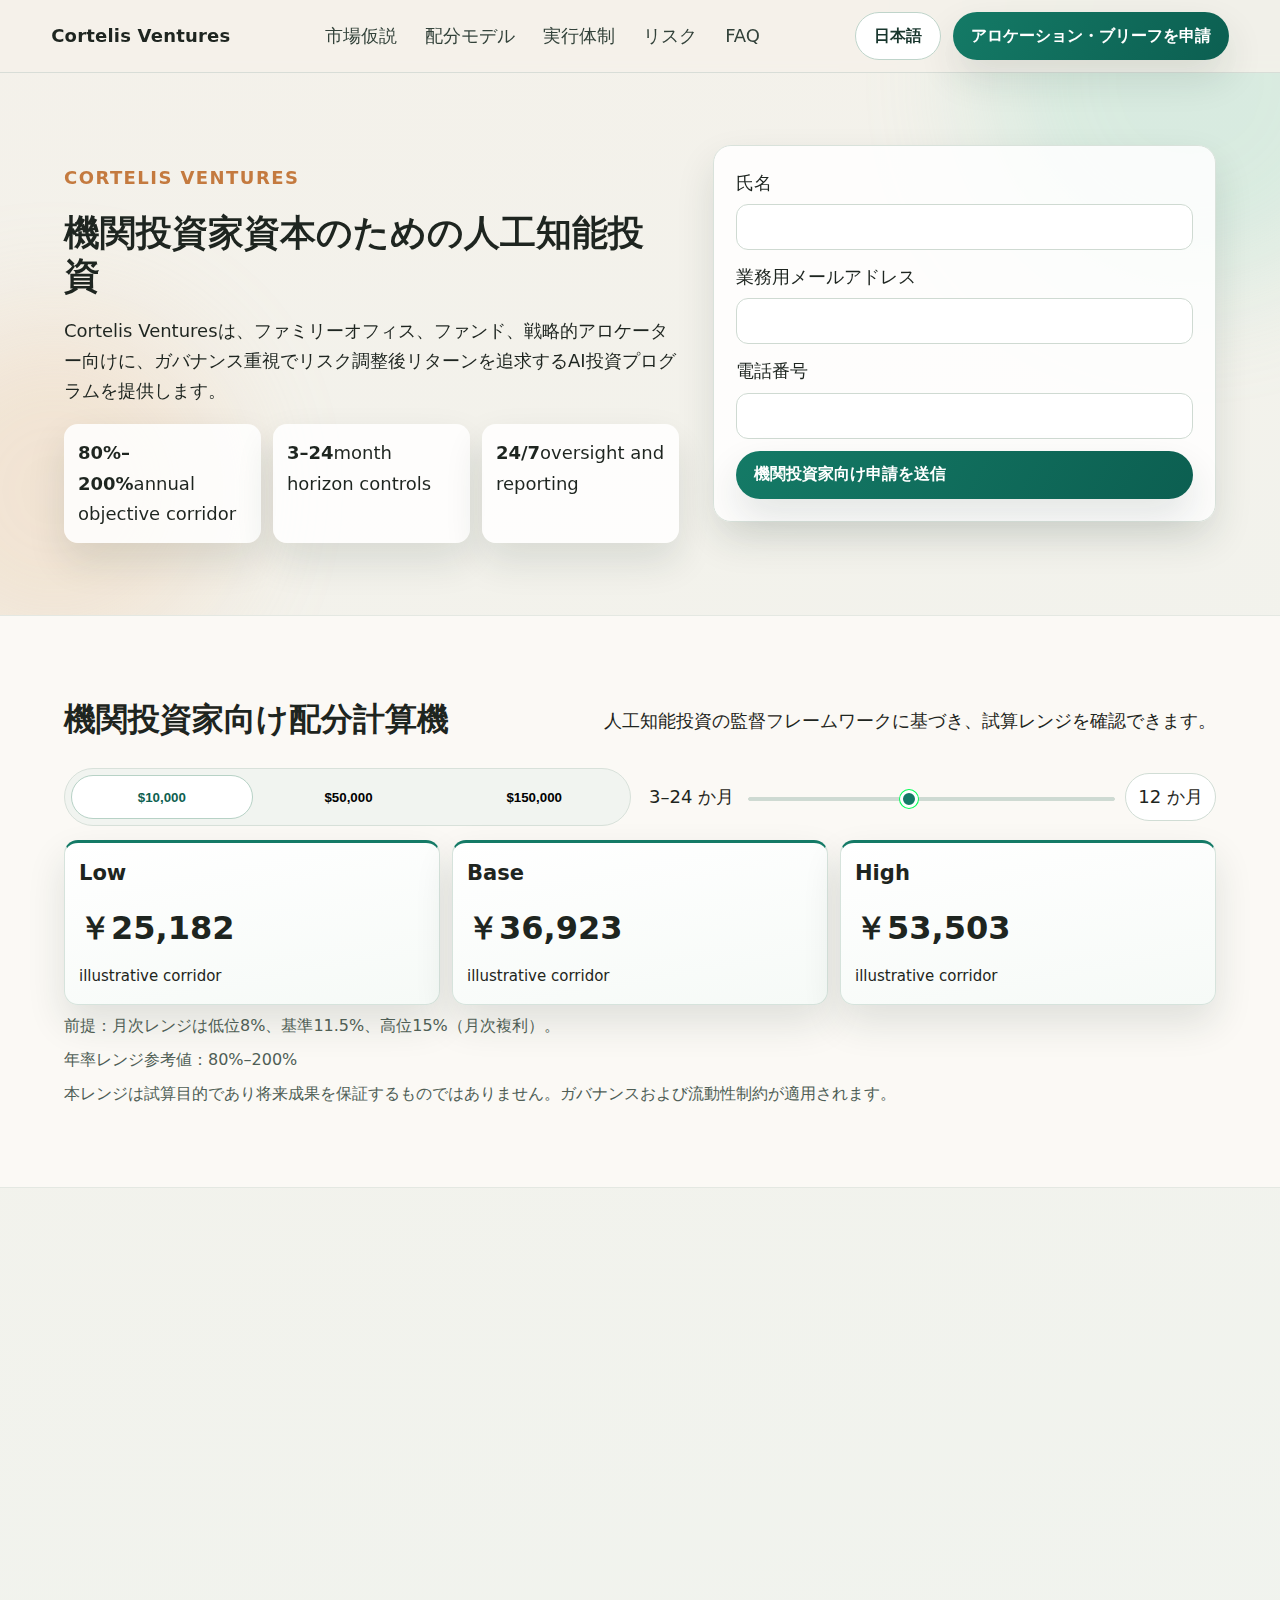
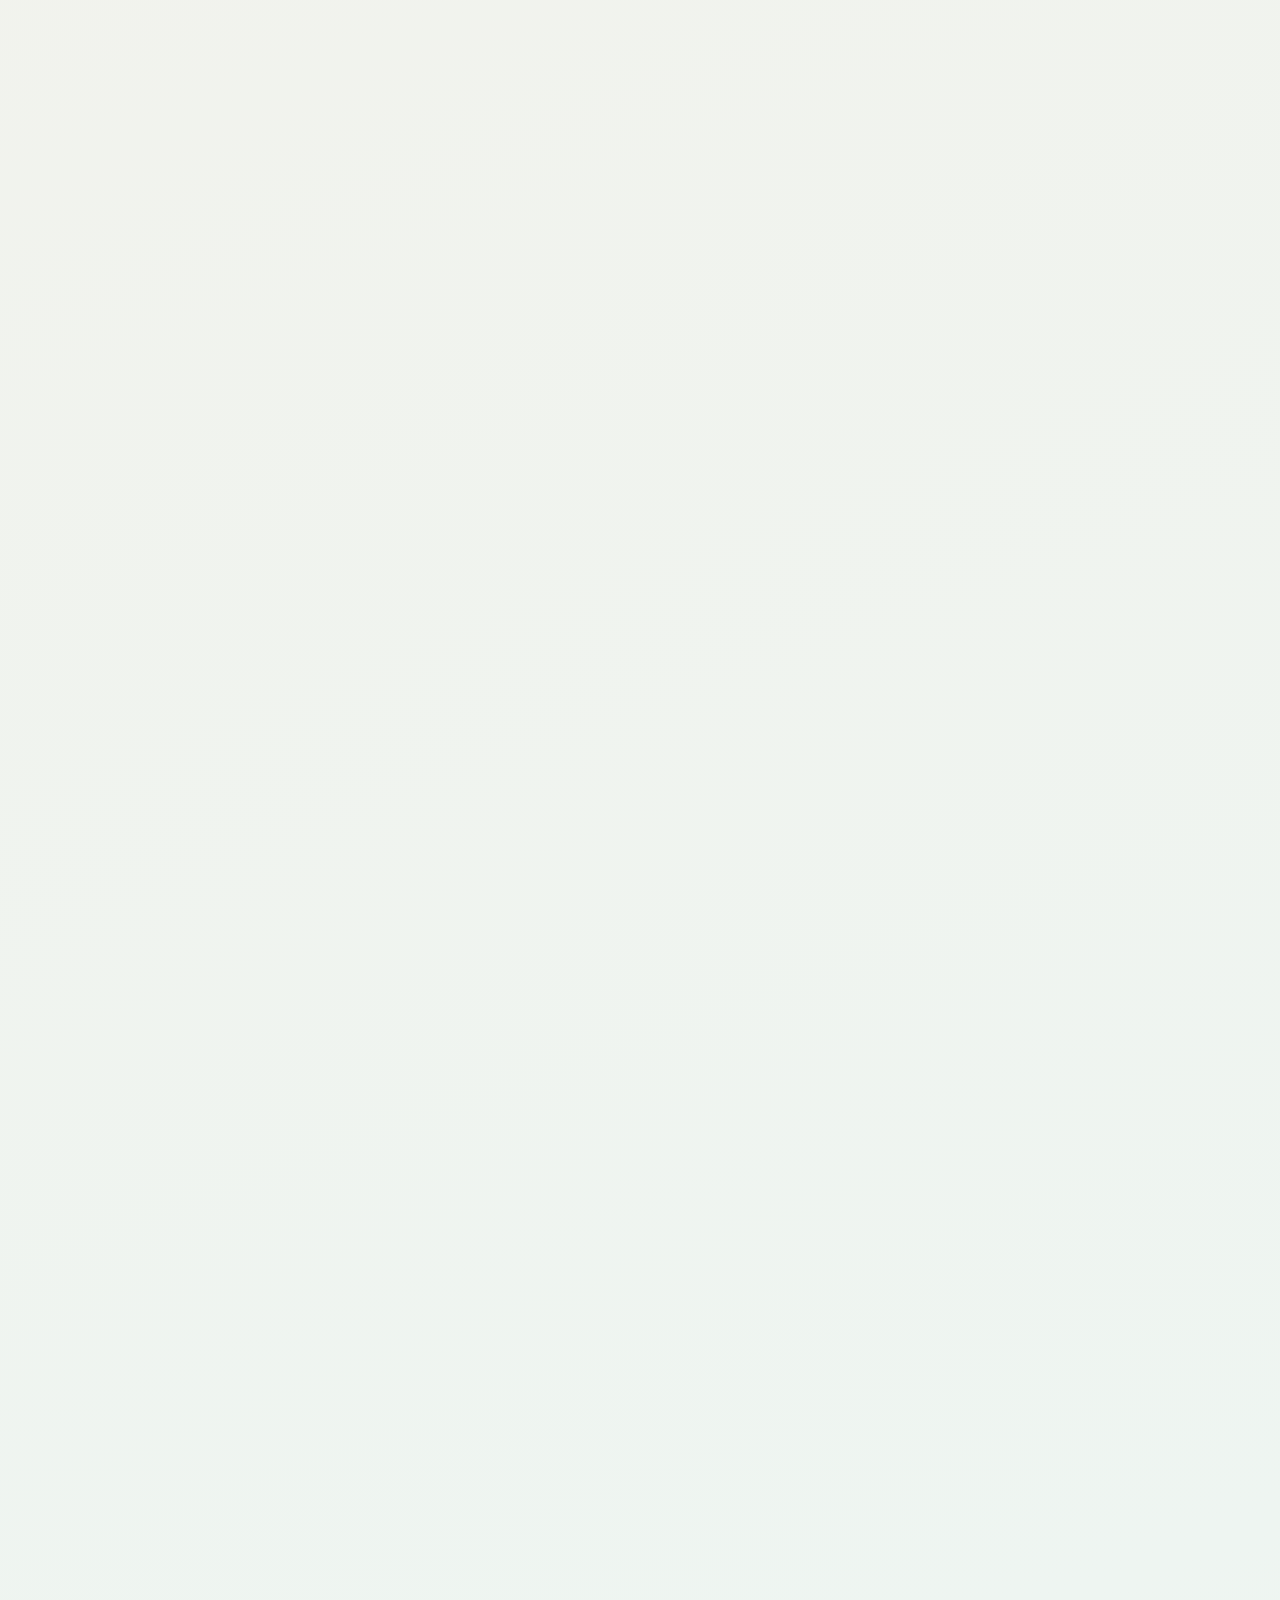
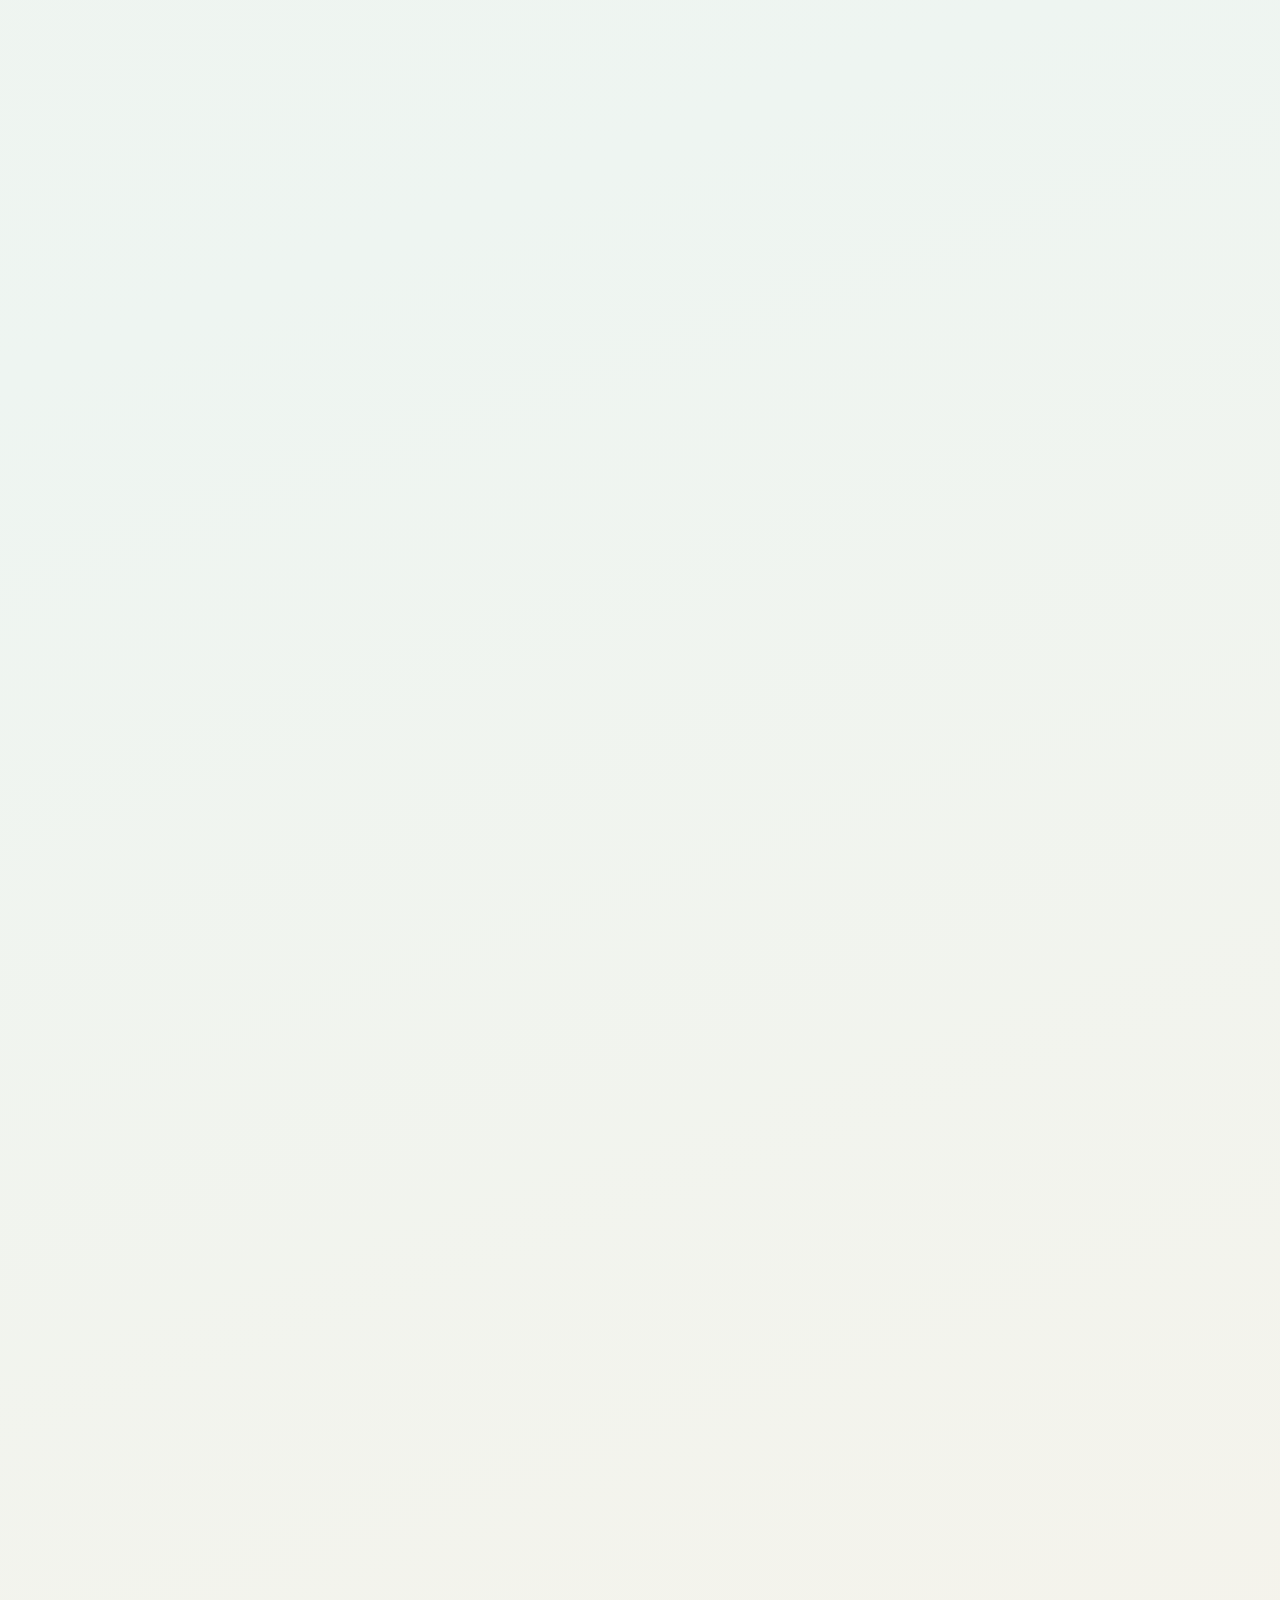
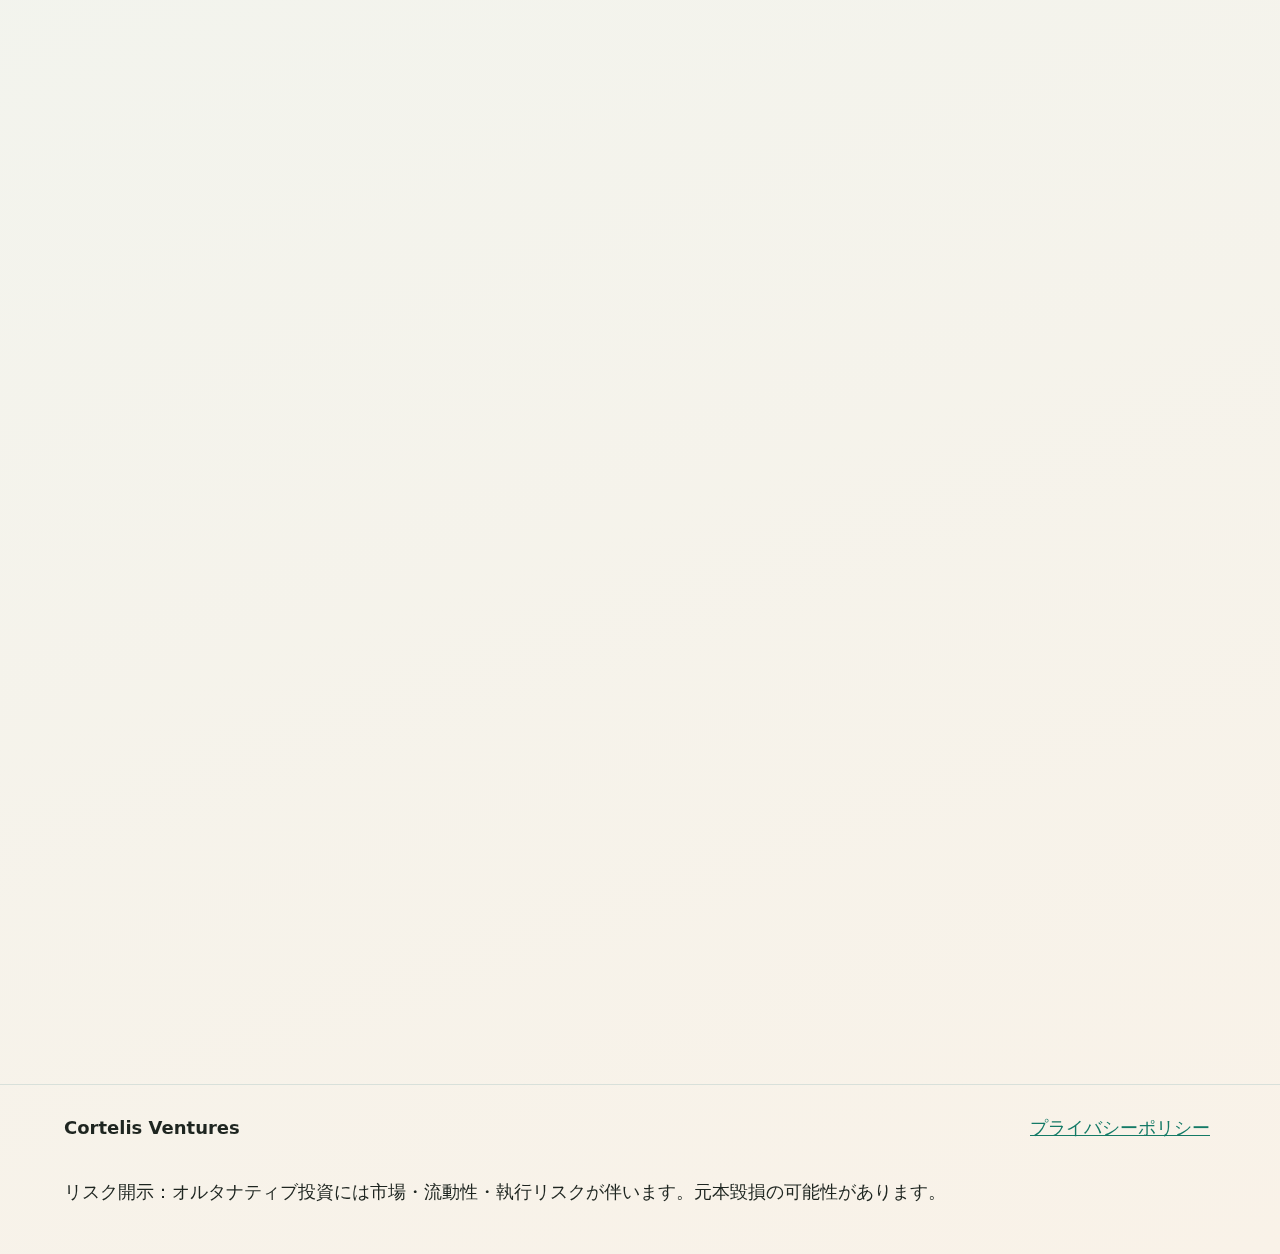
<file: jp/index.html>
<!DOCTYPE html>
<html lang="ja">
<head>
  <meta charset="UTF-8" />
  <meta name="viewport" content="width=device-width, initial-scale=1.0" />
  <title>Cortelis Ventures | 機関投資家向けAI投資プラットフォーム</title>
  <meta name="description" content="ガバナンス、リスク管理、実行体制を備えた機関投資家向けAI投資プラットフォーム。" />
  <link rel="canonical" href="https://cortelisventures.com/jp/index.html" />
  <link rel="alternate" hreflang="en" href="https://cortelisventures.com/index.html" />
<link rel="alternate" hreflang="de" href="https://cortelisventures.com/de/index.html" />
<link rel="alternate" hreflang="fr" href="https://cortelisventures.com/fr/index.html" />
<link rel="alternate" hreflang="es" href="https://cortelisventures.com/es/index.html" />
<link rel="alternate" hreflang="it" href="https://cortelisventures.com/it/index.html" />
<link rel="alternate" hreflang="tr" href="https://cortelisventures.com/tr/index.html" />
<link rel="alternate" hreflang="pt" href="https://cortelisventures.com/pt/index.html" />
<link rel="alternate" hreflang="ja" href="https://cortelisventures.com/jp/index.html" />
<link rel="alternate" hreflang="sk" href="https://cortelisventures.com/sk/index.html" />
<link rel="alternate" hreflang="nl-BE" href="https://cortelisventures.com/be/index.html" />
  <meta property="og:title" content="Cortelis Ventures | 機関投資家向けAI投資プラットフォーム" />
  <meta property="og:description" content="ガバナンス、リスク管理、実行体制を備えた機関投資家向けAI投資プラットフォーム。" />
  <meta property="og:type" content="website" />
  <meta property="og:url" content="https://cortelisventures.com/jp/index.html" />
  <meta name="twitter:card" content="summary_large_image" />
  <meta name="twitter:title" content="Cortelis Ventures | 機関投資家向けAI投資プラットフォーム" />
  <meta name="twitter:description" content="ガバナンス、リスク管理、実行体制を備えた機関投資家向けAI投資プラットフォーム。" />
  <link rel="stylesheet" href="../assets/style.css" />
  <script defer src="../assets/app.js"></script>
</head>
<body data-locale="ja-JP" data-currency="JPY">
  <div class="bg-glow glow-a"></div><div class="bg-glow glow-b"></div>
  <header class="site-header">
    <div class="brand">Cortelis Ventures</div>
    <nav class="desktop-nav"><a href="#market">市場仮説</a><a href="#model">配分モデル</a><a href="#process">実行体制</a><a href="#risk">リスク</a><a href="#faq">FAQ</a></nav>
    <div class="header-actions">
      <div class="lang-wrap">
        <button class="lang-pill" aria-haspopup="true" aria-expanded="false">日本語</button>
        <div class="lang-menu"><a href="../index.html">English</a>
<a href="../de/index.html">Deutsch</a>
<a href="../fr/index.html">Français</a>
<a href="../es/index.html">Español</a>
<a href="../it/index.html">Italiano</a>
<a href="../tr/index.html">Türkçe</a>
<a href="../pt/index.html">Português</a>
<a href="../jp/index.html">日本語</a>
<a href="../sk/index.html">Slovenčina</a>
<a href="../be/index.html">Belgium</a>
          <span><svg viewBox="0 0 24 16"><rect width="24" height="16" fill="#012169"/></svg> English</span>
        </div>
      </div>
      <a class="btn" href="#lead-final">アロケーション・ブリーフを申請</a>
      <button class="burger" aria-label="Open menu"><span></span><span></span><span></span></button>
    </div>
  </header>
  <aside class="mobile-drawer" aria-hidden="true">
    <button class="close-drawer" aria-label="Close menu">×</button>
    <nav><a href="#market">市場仮説</a><a href="#model">配分モデル</a><a href="#process">実行体制</a><a href="#risk">リスク</a><a href="#faq">FAQ</a></nav>
    <div class="drawer-lang"><a href="../index.html">English</a>
<a href="../de/index.html">Deutsch</a>
<a href="../fr/index.html">Français</a>
<a href="../es/index.html">Español</a>
<a href="../it/index.html">Italiano</a>
<a href="../tr/index.html">Türkçe</a>
<a href="../pt/index.html">Português</a>
<a href="../jp/index.html">日本語</a>
<a href="../sk/index.html">Slovenčina</a>
<a href="../be/index.html">Belgium</a></div>
    <a class="btn" href="#lead-final">アロケーション・ブリーフを申請</a>
  </aside>
  <main>
    <section class="hero">
      <div class="hero-copy">
        <p class="eyebrow">Cortelis Ventures</p>
        <h1>機関投資家資本のための人工知能投資</h1>
        <p>Cortelis Venturesは、ファミリーオフィス、ファンド、戦略的アロケーター向けに、ガバナンス重視でリスク調整後リターンを追求するAI投資プログラムを提供します。</p>
        <div class="hero-kpis">
          <div><strong>80%–200%</strong><span>annual objective corridor</span></div>
          <div><strong>3–24</strong><span>month horizon controls</span></div>
          <div><strong>24/7</strong><span>oversight and reporting</span></div>
        </div>
      </div>
      <form class="lead-form">
        <label>氏名<input type="text" required></label>
        <label>業務用メールアドレス<input type="email" required></label>
        <label>電話番号<input type="tel" required></label>
        <button class="btn" type="submit">機関投資家向け申請を送信</button>
      </form>
    </section>

    <section class="calculator" aria-label="機関投資家向け配分計算機">
      <div class="calc-head"><h2>機関投資家向け配分計算機</h2><p>人工知能投資の監督フレームワークに基づき、試算レンジを確認できます。</p></div>
      <div class="calc-inputs">
        <div class="segment" role="tablist" aria-label="Investment amount">
          <button class="seg-btn active" data-amount="10000">$10,000</button>
          <button class="seg-btn" data-amount="50000">$50,000</button>
          <button class="seg-btn" data-amount="150000">$150,000</button>
        </div>
        <div class="slider-wrap">
          <label>3–24 か月</label>
          <input type="range" min="3" max="24" value="12" class="months-slider" />
          <span class="months-pill">12 か月</span>
        </div>
      </div>
      <div class="calc-results">
        <article><h3>Low</h3><p class="amount low-val"></p><small>illustrative corridor</small></article>
        <article><h3>Base</h3><p class="amount base-val"></p><small>illustrative corridor</small></article>
        <article><h3>High</h3><p class="amount high-val"></p><small>illustrative corridor</small></article>
      </div>
      <p class="assumption">前提：月次レンジは低位8%、基準11.5%、高位15%（月次複利）。</p>
      <p class="annual-ref">年率レンジ参考値：80%–200%</p>
      <p class="micro">本レンジは試算目的であり将来成果を保証するものではありません。ガバナンスおよび流動性制約が適用されます。</p>
    </section>

    <section class="kpi-strip" id="market"><h2>配分シグナル概要</h2><div class="kpi-grid"><div><span>Primary</span><strong>+42%</strong><p>capital efficiency vs baseline implementation.</p></div><div><span>Benchmark</span><strong>1.8x</strong><p>risk-adjusted spread over passive AI index basket.</p></div><div><span>Governance</span><strong>99.2%</strong><p>execution within mandate bands and policy limits.</p></div></div></section>
    <section class="split why"><div><h2>なぜ今AI投資の機会が重要なのか</h2><p>Artificial Intelligence Investments remain early in institutional adoption. Signal dispersion is high, market structure is inefficient, and disciplined execution can capture asymmetric return while governance frameworks protect downside.</p></div><div class="viz bars"><h3>Opportunity distribution</h3><div class="vbar"><span style="height:68%"></span><label>Infrastructure</label></div><div class="vbar"><span style="height:52%"></span><label>Applications</label></div><div class="vbar"><span style="height:39%"></span><label>Data Layer</label></div></div></section>
    <section class="split reverse" id="model"><div><h2>マンデート適合型アロケーションモデル</h2><p>We separate strategic sleeves into core, tactical, and opportunistic allocations with liquidity buffers and compliance mapping for committee sign-off.</p><div class="alloc-stack"><div><b>Core 45%</b><span>cash-flow stability and benchmark anchor</span></div><div><b>Tactical 35%</b><span>event-driven alpha and repricing cycles</span></div><div><b>Opportunistic 20%</b><span>high-conviction dislocations with strict stop-go gates</span></div></div></div><div class="viz ring"><h3>Mandate fit radar</h3><div class="ring-wrap"><div class="ring" style="--p:82"></div><p>82% target alignment across liquidity, governance, and reporting requirements.</p></div></div></section>
    <section class="timeline" id="process"><h2>実行タイムラインとガバナンス検証点</h2><div class="steps"><article><span>01</span><h3>Mandate mapping</h3><p>Risk budget, liquidity profile, and compliance perimeter are codified.</p></article><article><span>02</span><h3>Pipeline underwriting</h3><p>Signals are filtered with scenario analysis and counterparty diligence.</p></article><article><span>03</span><h3>Execution and hedging</h3><p>Orders are staged with slippage controls and downside overlays.</p></article><article><span>04</span><h3>Reporting cycle</h3><p>Attribution, benchmark context, and committee memos are delivered.</p></article></div></section>
    <section class="metrics"><h2>パフォーマンス要因分析とベンチマーク差分</h2><div class="compare"><div><h3>Cortelis Program</h3><ul><li>Alpha capture: 24.6%</li><li>Max drawdown: -7.2%</li><li>Liquidity coverage: 3.3x</li></ul></div><div><h3>Market baseline</h3><ul><li>Alpha capture: 11.1%</li><li>Max drawdown: -14.9%</li><li>Liquidity coverage: 1.4x</li></ul></div></div><p>Interpretation: higher capital efficiency is driven by mandate filters and dynamic exposure controls rather than leverage expansion.</p></section>
    <section class="insights split"><div><h2>リサーチ・インテリジェンス基盤</h2><p>Our intelligence layer combines quantitative screening, sector analyst notes, and execution telemetry to convert noise into committee-grade insight.</p><div class="flow"><span>Signals</span><span>Validation</span><span>Execution</span><span>Reporting</span></div></div><div class="glass"><h3>Investor implication</h3><p>Decision cycles compress while oversight quality improves, supporting faster yet disciplined capital deployment.</p></div></section>
    <section class="risk" id="risk"><h2>リスクマトリクスと統制アーキテクチャ</h2><div class="matrix"><div><h3>Low impact / low probability</h3><p>Routine variance handled by operating limits.</p></div><div><h3>High impact / low probability</h3><p>Stress-tested with contingency liquidity and governance escalation.</p></div><div><h3>Low impact / high probability</h3><p>Managed through tactical rebalancing windows.</p></div><div><h3>High impact / high probability</h3><p>Hard stop protocols and committee override thresholds.</p></div></div></section>
    <section class="reviews"><h2>投資家レビュー</h2><div class="review-grid"><article><div class="r-head"><span class="avatar">AM</span><strong>Amelia Morgan</strong><em>確認済み</em></div><p class="meta">Chief Investment Officer · London</p><blockquote>“The governance cadence, liquidity framing, and reporting depth are institutional from day one.”</blockquote></article><article><div class="r-head"><span class="avatar">RK</span><strong>Rafael Klein</strong><em>確認済み</em></div><p class="meta">Portfolio Director · Zurich</p><blockquote>“Cortelis translated AI complexity into an executable mandate with measurable risk controls.”</blockquote></article><article><div class="r-head"><span class="avatar">ST</span><strong>Sofia Turner</strong><em>確認済み</em></div><p class="meta">Family Office Principal · Dublin</p><blockquote>“The allocation model improved capital efficiency while preserving downside discipline.”</blockquote></article><article><div class="r-head"><span class="avatar">JL</span><strong>Jonas Lind</strong><em>確認済み</em></div><p class="meta">Investment Committee Member · Stockholm</p><blockquote>“Quarterly attribution packs make decision cycles significantly faster.”</blockquote></article></div></section>
    <section class="faq" id="faq"><h2>よくある質問</h2><div class="faq-list"><details><summary>What is the minimum allocation?</summary><p>The platform is designed for serious allocators. Illustrative engagement begins from structured mandates aligned to institutional governance standards.</p></details><details><summary>How is liquidity managed?</summary><p>We map each strategy sleeve to a liquidity bucket and enforce portfolio-level liquidity thresholds before execution.</p></details><details><summary>How often is reporting delivered?</summary><p>Capital partners receive monthly operational summaries and quarterly institutional attribution reports with benchmark context.</p></details><details><summary>How do you manage model risk?</summary><p>We diversify across signal families, impose hard risk limits, and run independent stress scenarios before capital deployment.</p></details><details><summary>Is this guaranteed performance?</summary><p>No. All outputs are illustrative and subject to market, execution, and governance constraints.</p></details><details><summary>Can mandates be customized?</summary><p>Yes. We adapt exposure bands, risk budgets, and reporting layers to committee requirements.</p></details><details><summary>How do you support compliance teams?</summary><p>Every mandate includes an audit-ready documentation trail, decision logs, and policy mapping support.</p></details></div></section>
    <section class="final-cta" id="lead-final"><div><h2>機関投資家向けAI配分計画を構築する</h2><p>Speak with Cortelis Ventures to align mandate fit, reporting requirements, and deployment pacing.</p></div><form class="lead-form"><label>氏名<input type="text" required></label><label>業務用メールアドレス<input type="email" required></label><label>電話番号<input type="tel" required></label><button class="btn" type="submit">機関投資家向け申請を送信</button></form></section>
  </main>
  <footer><strong>Cortelis Ventures</strong> <button class="privacy-open">プライバシーポリシー</button><p>リスク開示：オルタナティブ投資には市場・流動性・執行リスクが伴います。元本毀損の可能性があります。</p></footer>
  <div class="modal" aria-hidden="true"><div class="modal-panel" role="dialog" aria-modal="true" aria-label="プライバシーポリシー"><button class="modal-x" aria-label="Close">×</button><h2>プライバシーポリシー</h2><div class="modal-scroll"><h3>Introduction</h3><p>We process investor data to support due diligence and mandate onboarding.</p><h3>Data collection</h3><p>We collect identification, contact, and communication data provided through forms and interactions.</p><h3>Legal basis</h3><p>Processing is based on legitimate interest, contractual preparation, and regulatory obligations.</p><h3>Cookies</h3><p>Essential and analytics cookies may be used to improve usability and measurement.</p><h3>Retention</h3><p>Data is retained only as long as necessary for compliance and investor relationship management.</p><h3>Third-party sharing</h3><p>Data may be shared with regulated partners supporting custody, analytics, and compliance.</p><h3>Security</h3><p>Encryption, access controls, and audit trails are applied to protect personal data.</p><h3>User rights</h3><p>You can request access, correction, restriction, deletion, and portability where applicable.</p><h3>International transfers</h3><p>Cross-border transfers follow contractual safeguards and jurisdictional controls.</p><h3>Industry risk disclosure</h3><p>Alternative investments carry market, model, liquidity, and operational risk.</p><h3>Contact</h3><p>privacy@cortelisventures.com</p></div><div class="modal-foot"><button class="modal-close">Close</button></div></div></div>
  <script type="application/ld+json">{"@context":"https://schema.org","@graph":[{"@type":"Organization","name":"Cortelis Ventures","url":"https://cortelisventures.com"},{"@type":"WebSite","name":"Cortelis Ventures","url":"https://cortelisventures.com"},{"@type":"FAQPage","mainEntity":[{"@type":"Question","name":"What is the minimum allocation?","acceptedAnswer":{"@type":"Answer","text":"The mandate is built for institutional allocators and governance-led execution."}}]},{"@type":"Review","author":{"@type":"Person","name":"Amelia Morgan"},"reviewRating":{"@type":"Rating","ratingValue":"5"},"reviewBody":"Governance and reporting depth are institutional from day one."}]}</script>
</body>
</html>
</file>
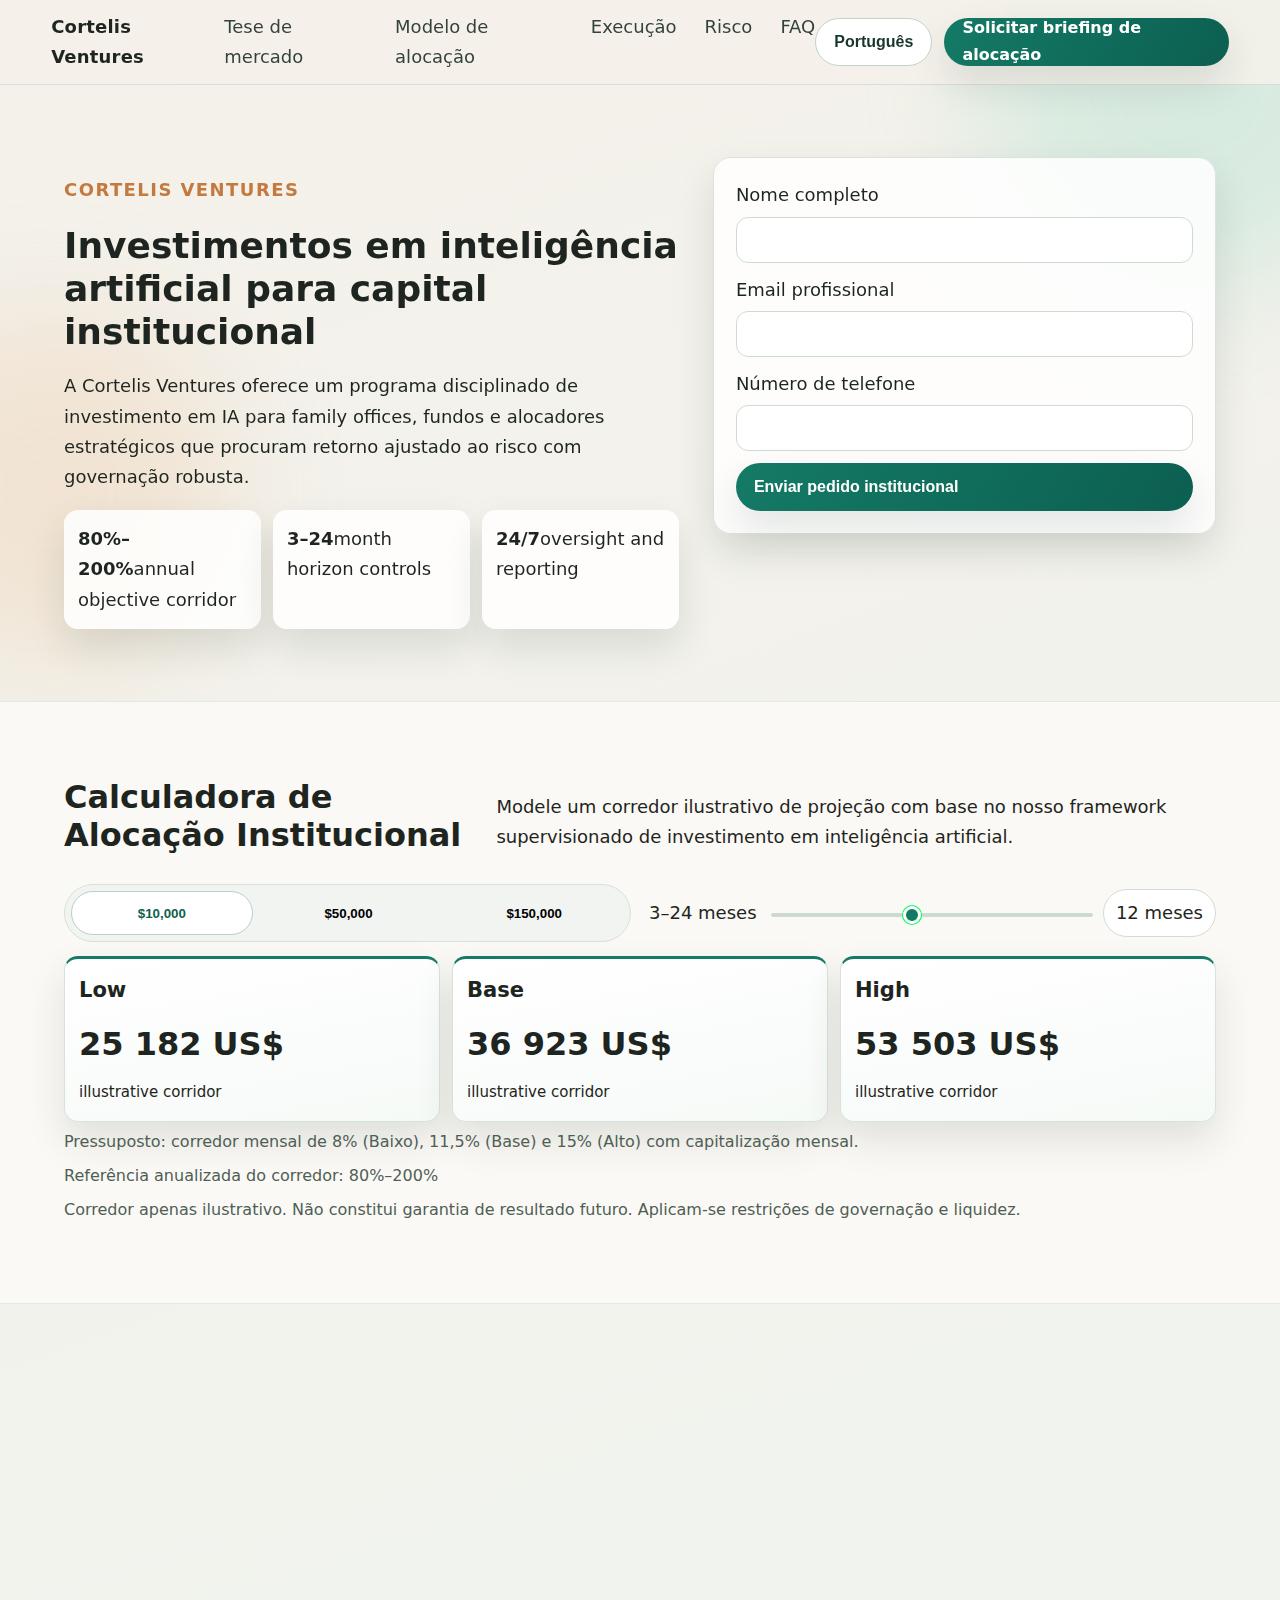
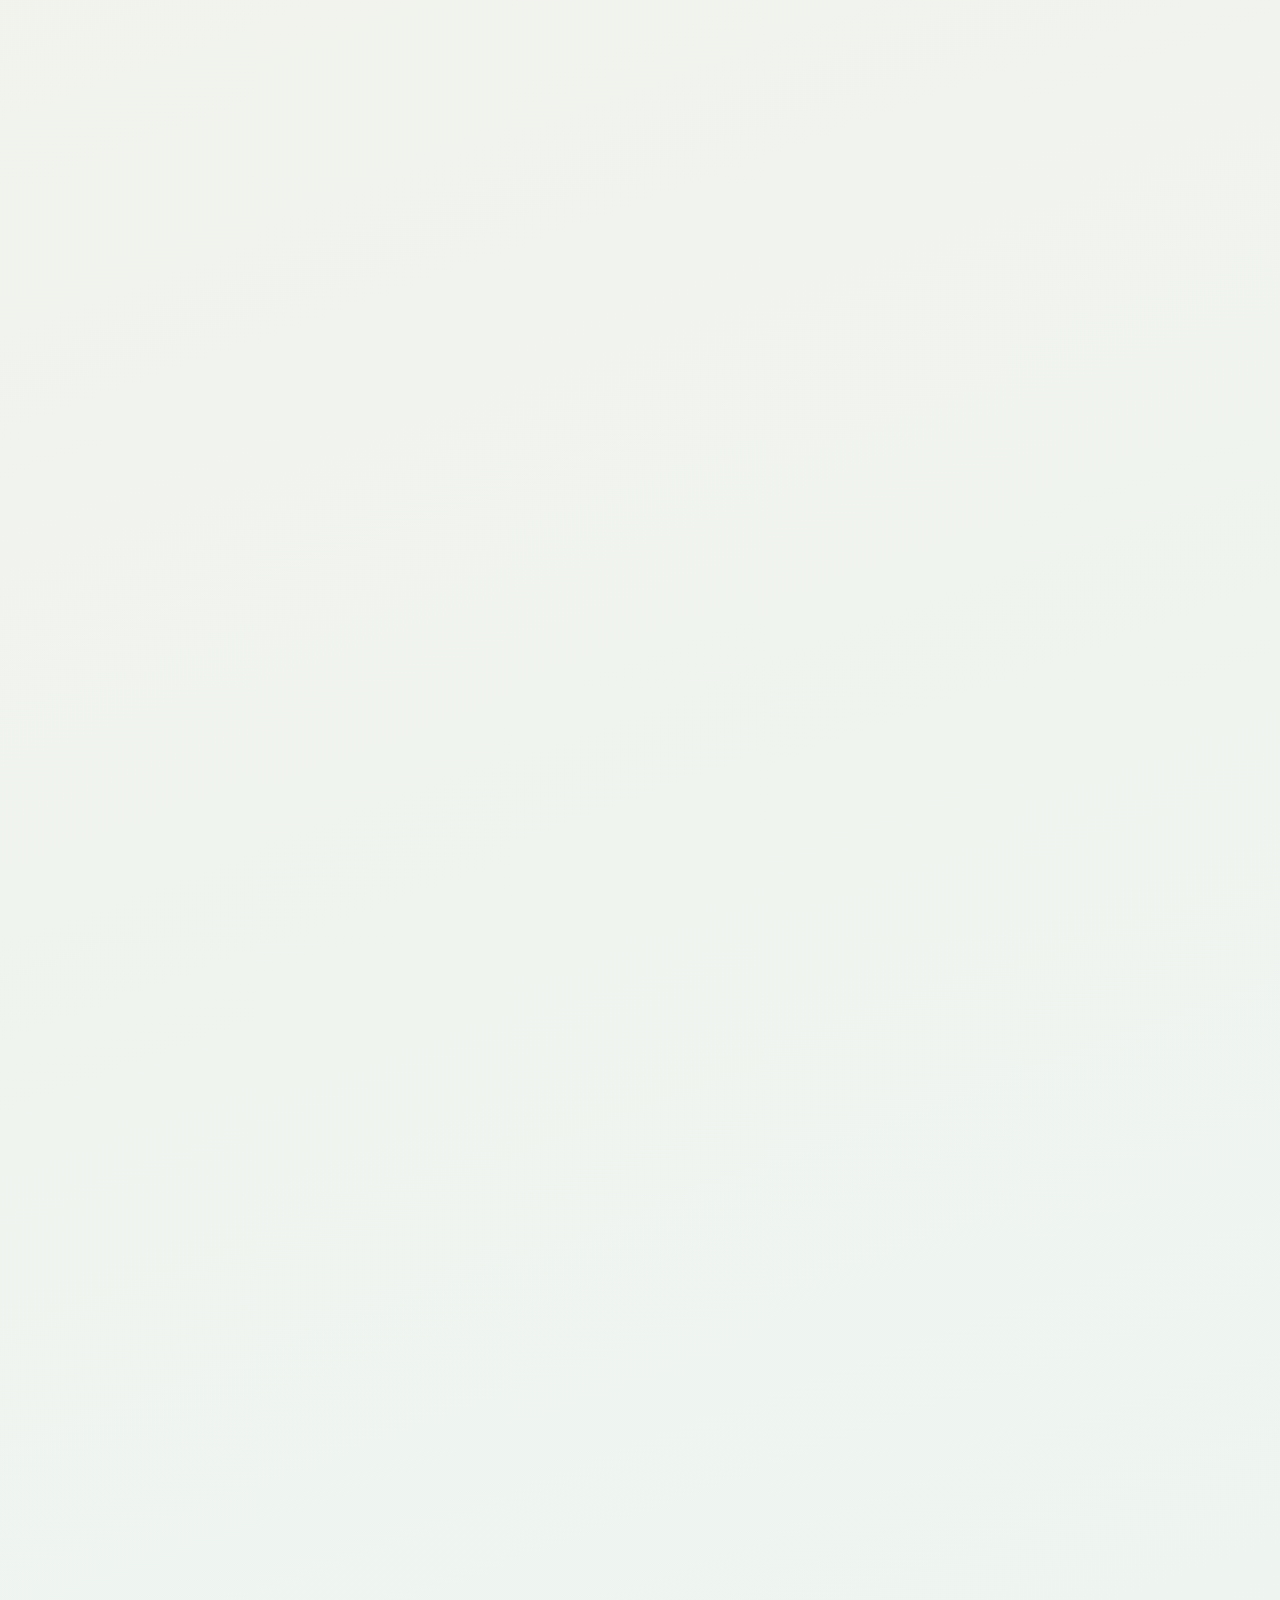
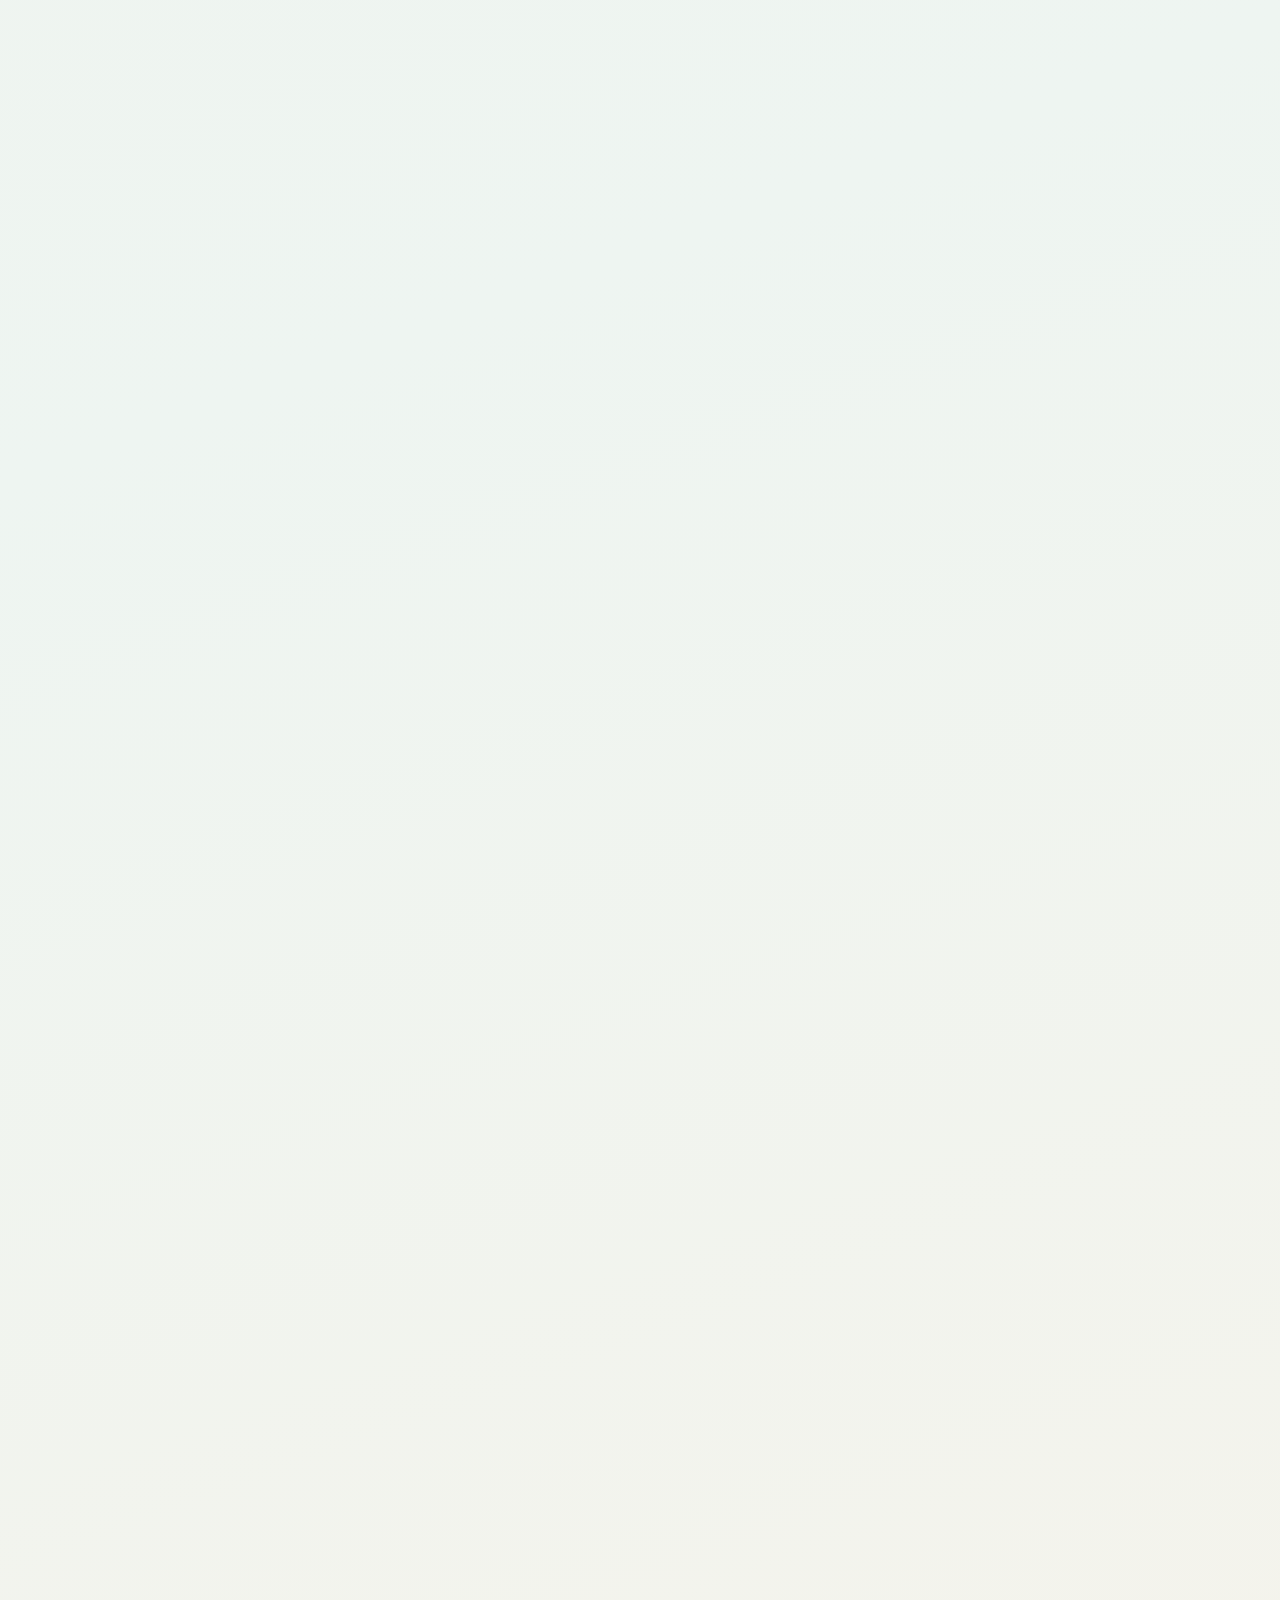
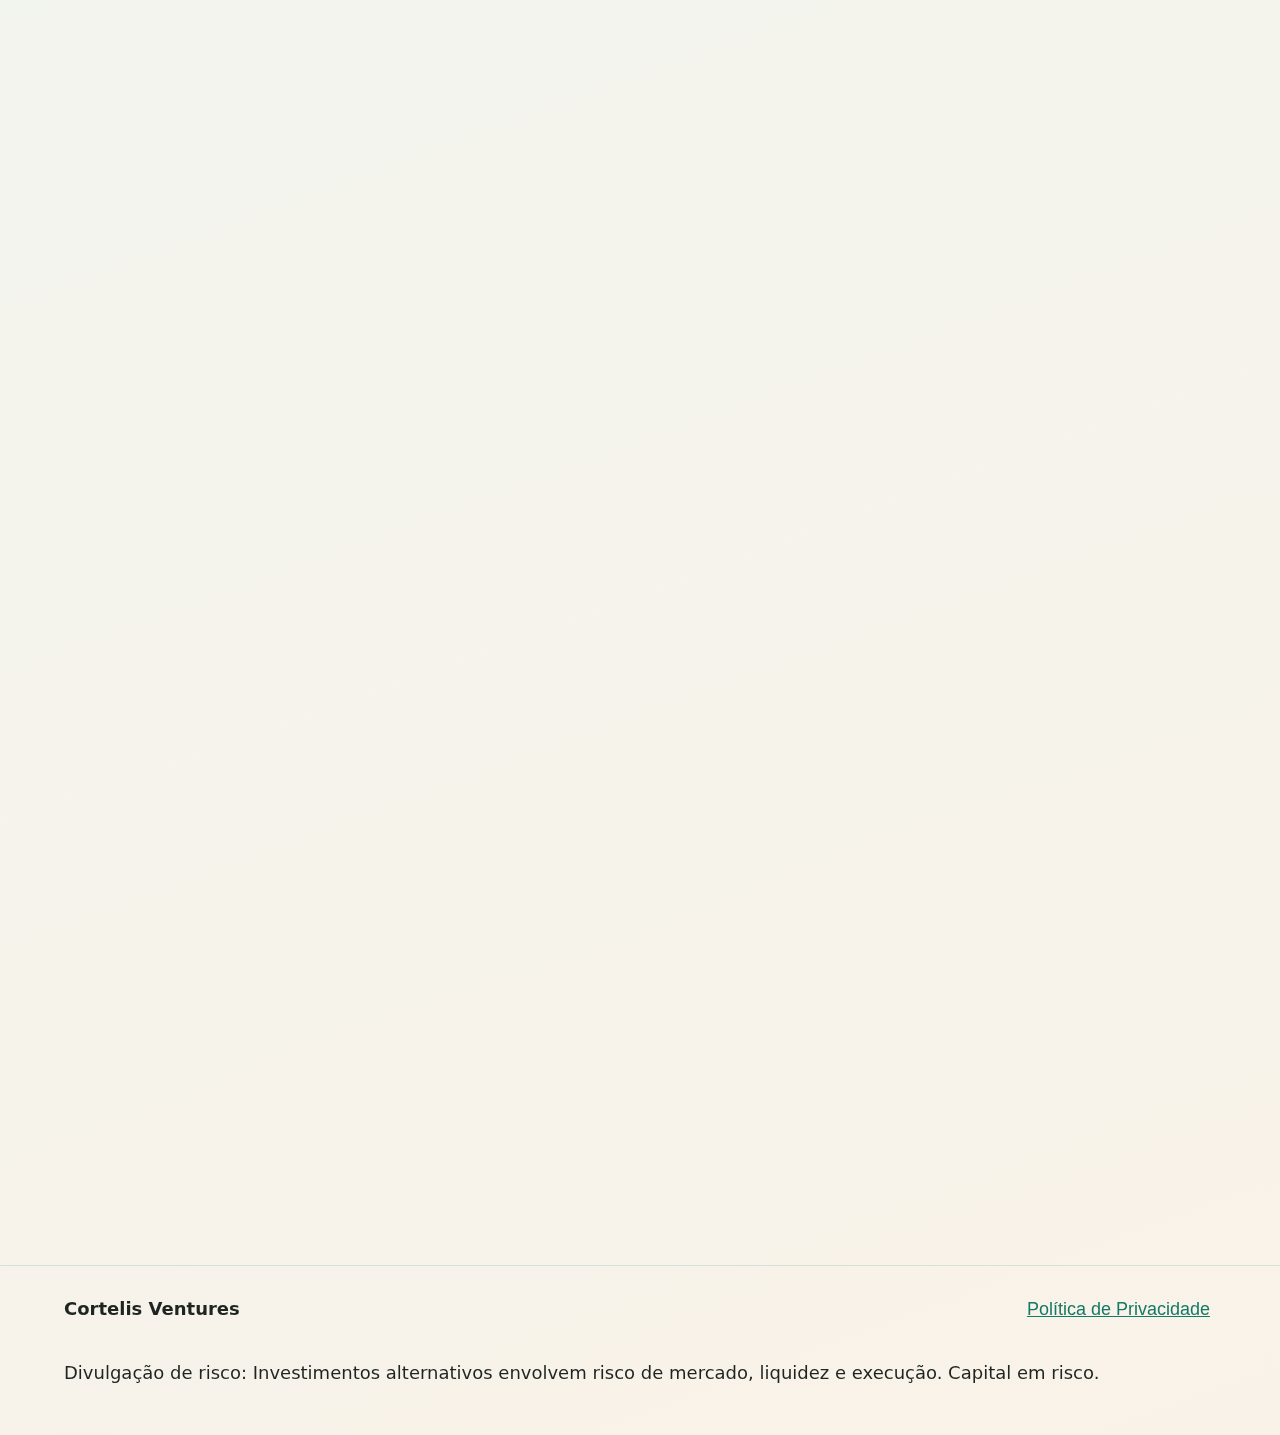
<file: pt/index.html>
<!DOCTYPE html>
<html lang="pt">
<head>
  <meta charset="UTF-8" />
  <meta name="viewport" content="width=device-width, initial-scale=1.0" />
  <title>Cortelis Ventures | Plataforma institucional de investimento em IA</title>
  <meta name="description" content="Plataforma institucional de investimento em IA com governação, gestão de risco e execução para alocadores exigentes." />
  <link rel="canonical" href="https://cortelisventures.com/pt/index.html" />
  <link rel="alternate" hreflang="en" href="https://cortelisventures.com/index.html" />
<link rel="alternate" hreflang="de" href="https://cortelisventures.com/de/index.html" />
<link rel="alternate" hreflang="fr" href="https://cortelisventures.com/fr/index.html" />
<link rel="alternate" hreflang="es" href="https://cortelisventures.com/es/index.html" />
<link rel="alternate" hreflang="it" href="https://cortelisventures.com/it/index.html" />
<link rel="alternate" hreflang="tr" href="https://cortelisventures.com/tr/index.html" />
<link rel="alternate" hreflang="pt" href="https://cortelisventures.com/pt/index.html" />
<link rel="alternate" hreflang="ja" href="https://cortelisventures.com/jp/index.html" />
<link rel="alternate" hreflang="sk" href="https://cortelisventures.com/sk/index.html" />
<link rel="alternate" hreflang="nl-BE" href="https://cortelisventures.com/be/index.html" />
  <meta property="og:title" content="Cortelis Ventures | Plataforma institucional de investimento em IA" />
  <meta property="og:description" content="Plataforma institucional de investimento em IA com governação, gestão de risco e execução para alocadores exigentes." />
  <meta property="og:type" content="website" />
  <meta property="og:url" content="https://cortelisventures.com/pt/index.html" />
  <meta name="twitter:card" content="summary_large_image" />
  <meta name="twitter:title" content="Cortelis Ventures | Plataforma institucional de investimento em IA" />
  <meta name="twitter:description" content="Plataforma institucional de investimento em IA com governação, gestão de risco e execução para alocadores exigentes." />
  <link rel="stylesheet" href="../assets/style.css" />
  <script defer src="../assets/app.js"></script>
</head>
<body data-locale="pt-PT" data-currency="USD">
  <div class="bg-glow glow-a"></div><div class="bg-glow glow-b"></div>
  <header class="site-header">
    <div class="brand">Cortelis Ventures</div>
    <nav class="desktop-nav"><a href="#market">Tese de mercado</a><a href="#model">Modelo de alocação</a><a href="#process">Execução</a><a href="#risk">Risco</a><a href="#faq">FAQ</a></nav>
    <div class="header-actions">
      <div class="lang-wrap">
        <button class="lang-pill" aria-haspopup="true" aria-expanded="false">Português</button>
        <div class="lang-menu"><a href="../index.html">English</a>
<a href="../de/index.html">Deutsch</a>
<a href="../fr/index.html">Français</a>
<a href="../es/index.html">Español</a>
<a href="../it/index.html">Italiano</a>
<a href="../tr/index.html">Türkçe</a>
<a href="../pt/index.html">Português</a>
<a href="../jp/index.html">日本語</a>
<a href="../sk/index.html">Slovenčina</a>
<a href="../be/index.html">Belgium</a>
          <span><svg viewBox="0 0 24 16"><rect width="24" height="16" fill="#012169"/></svg> English</span>
        </div>
      </div>
      <a class="btn" href="#lead-final">Solicitar briefing de alocação</a>
      <button class="burger" aria-label="Open menu"><span></span><span></span><span></span></button>
    </div>
  </header>
  <aside class="mobile-drawer" aria-hidden="true">
    <button class="close-drawer" aria-label="Close menu">×</button>
    <nav><a href="#market">Tese de mercado</a><a href="#model">Modelo de alocação</a><a href="#process">Execução</a><a href="#risk">Risco</a><a href="#faq">FAQ</a></nav>
    <div class="drawer-lang"><a href="../index.html">English</a>
<a href="../de/index.html">Deutsch</a>
<a href="../fr/index.html">Français</a>
<a href="../es/index.html">Español</a>
<a href="../it/index.html">Italiano</a>
<a href="../tr/index.html">Türkçe</a>
<a href="../pt/index.html">Português</a>
<a href="../jp/index.html">日本語</a>
<a href="../sk/index.html">Slovenčina</a>
<a href="../be/index.html">Belgium</a></div>
    <a class="btn" href="#lead-final">Solicitar briefing de alocação</a>
  </aside>
  <main>
    <section class="hero">
      <div class="hero-copy">
        <p class="eyebrow">Cortelis Ventures</p>
        <h1>Investimentos em inteligência artificial para capital institucional</h1>
        <p>A Cortelis Ventures oferece um programa disciplinado de investimento em IA para family offices, fundos e alocadores estratégicos que procuram retorno ajustado ao risco com governação robusta.</p>
        <div class="hero-kpis">
          <div><strong>80%–200%</strong><span>annual objective corridor</span></div>
          <div><strong>3–24</strong><span>month horizon controls</span></div>
          <div><strong>24/7</strong><span>oversight and reporting</span></div>
        </div>
      </div>
      <form class="lead-form">
        <label>Nome completo<input type="text" required></label>
        <label>Email profissional<input type="email" required></label>
        <label>Número de telefone<input type="tel" required></label>
        <button class="btn" type="submit">Enviar pedido institucional</button>
      </form>
    </section>

    <section class="calculator" aria-label="Calculadora de Alocação Institucional">
      <div class="calc-head"><h2>Calculadora de Alocação Institucional</h2><p>Modele um corredor ilustrativo de projeção com base no nosso framework supervisionado de investimento em inteligência artificial.</p></div>
      <div class="calc-inputs">
        <div class="segment" role="tablist" aria-label="Investment amount">
          <button class="seg-btn active" data-amount="10000">$10,000</button>
          <button class="seg-btn" data-amount="50000">$50,000</button>
          <button class="seg-btn" data-amount="150000">$150,000</button>
        </div>
        <div class="slider-wrap">
          <label>3–24 meses</label>
          <input type="range" min="3" max="24" value="12" class="months-slider" />
          <span class="months-pill">12 meses</span>
        </div>
      </div>
      <div class="calc-results">
        <article><h3>Low</h3><p class="amount low-val"></p><small>illustrative corridor</small></article>
        <article><h3>Base</h3><p class="amount base-val"></p><small>illustrative corridor</small></article>
        <article><h3>High</h3><p class="amount high-val"></p><small>illustrative corridor</small></article>
      </div>
      <p class="assumption">Pressuposto: corredor mensal de 8% (Baixo), 11,5% (Base) e 15% (Alto) com capitalização mensal.</p>
      <p class="annual-ref">Referência anualizada do corredor: 80%–200%</p>
      <p class="micro">Corredor apenas ilustrativo. Não constitui garantia de resultado futuro. Aplicam-se restrições de governação e liquidez.</p>
    </section>

    <section class="kpi-strip" id="market"><h2>Resumo de sinais de alocação</h2><div class="kpi-grid"><div><span>Primary</span><strong>+42%</strong><p>capital efficiency vs baseline implementation.</p></div><div><span>Benchmark</span><strong>1.8x</strong><p>risk-adjusted spread over passive AI index basket.</p></div><div><span>Governance</span><strong>99.2%</strong><p>execution within mandate bands and policy limits.</p></div></div></section>
    <section class="split why"><div><h2>Porque a janela de investimento em IA importa agora</h2><p>Artificial Intelligence Investments remain early in institutional adoption. Signal dispersion is high, market structure is inefficient, and disciplined execution can capture asymmetric return while governance frameworks protect downside.</p></div><div class="viz bars"><h3>Opportunity distribution</h3><div class="vbar"><span style="height:68%"></span><label>Infrastructure</label></div><div class="vbar"><span style="height:52%"></span><label>Applications</label></div><div class="vbar"><span style="height:39%"></span><label>Data Layer</label></div></div></section>
    <section class="split reverse" id="model"><div><h2>Modelo de alocação alinhado ao mandato</h2><p>We separate strategic sleeves into core, tactical, and opportunistic allocations with liquidity buffers and compliance mapping for committee sign-off.</p><div class="alloc-stack"><div><b>Core 45%</b><span>cash-flow stability and benchmark anchor</span></div><div><b>Tactical 35%</b><span>event-driven alpha and repricing cycles</span></div><div><b>Opportunistic 20%</b><span>high-conviction dislocations with strict stop-go gates</span></div></div></div><div class="viz ring"><h3>Mandate fit radar</h3><div class="ring-wrap"><div class="ring" style="--p:82"></div><p>82% target alignment across liquidity, governance, and reporting requirements.</p></div></div></section>
    <section class="timeline" id="process"><h2>Cronograma de execução e marcos de governação</h2><div class="steps"><article><span>01</span><h3>Mandate mapping</h3><p>Risk budget, liquidity profile, and compliance perimeter are codified.</p></article><article><span>02</span><h3>Pipeline underwriting</h3><p>Signals are filtered with scenario analysis and counterparty diligence.</p></article><article><span>03</span><h3>Execution and hedging</h3><p>Orders are staged with slippage controls and downside overlays.</p></article><article><span>04</span><h3>Reporting cycle</h3><p>Attribution, benchmark context, and committee memos are delivered.</p></article></div></section>
    <section class="metrics"><h2>Atribuição de performance e diferencial vs benchmark</h2><div class="compare"><div><h3>Cortelis Program</h3><ul><li>Alpha capture: 24.6%</li><li>Max drawdown: -7.2%</li><li>Liquidity coverage: 3.3x</li></ul></div><div><h3>Market baseline</h3><ul><li>Alpha capture: 11.1%</li><li>Max drawdown: -14.9%</li><li>Liquidity coverage: 1.4x</li></ul></div></div><p>Interpretation: higher capital efficiency is driven by mandate filters and dynamic exposure controls rather than leverage expansion.</p></section>
    <section class="insights split"><div><h2>Stack de investigação e inteligência</h2><p>Our intelligence layer combines quantitative screening, sector analyst notes, and execution telemetry to convert noise into committee-grade insight.</p><div class="flow"><span>Signals</span><span>Validation</span><span>Execution</span><span>Reporting</span></div></div><div class="glass"><h3>Investor implication</h3><p>Decision cycles compress while oversight quality improves, supporting faster yet disciplined capital deployment.</p></div></section>
    <section class="risk" id="risk"><h2>Matriz de risco e arquitetura de controlo</h2><div class="matrix"><div><h3>Low impact / low probability</h3><p>Routine variance handled by operating limits.</p></div><div><h3>High impact / low probability</h3><p>Stress-tested with contingency liquidity and governance escalation.</p></div><div><h3>Low impact / high probability</h3><p>Managed through tactical rebalancing windows.</p></div><div><h3>High impact / high probability</h3><p>Hard stop protocols and committee override thresholds.</p></div></div></section>
    <section class="reviews"><h2>Avaliações de alocadores</h2><div class="review-grid"><article><div class="r-head"><span class="avatar">AM</span><strong>Amelia Morgan</strong><em>VERIFICADO</em></div><p class="meta">Chief Investment Officer · London</p><blockquote>“The governance cadence, liquidity framing, and reporting depth are institutional from day one.”</blockquote></article><article><div class="r-head"><span class="avatar">RK</span><strong>Rafael Klein</strong><em>VERIFICADO</em></div><p class="meta">Portfolio Director · Zurich</p><blockquote>“Cortelis translated AI complexity into an executable mandate with measurable risk controls.”</blockquote></article><article><div class="r-head"><span class="avatar">ST</span><strong>Sofia Turner</strong><em>VERIFICADO</em></div><p class="meta">Family Office Principal · Dublin</p><blockquote>“The allocation model improved capital efficiency while preserving downside discipline.”</blockquote></article><article><div class="r-head"><span class="avatar">JL</span><strong>Jonas Lind</strong><em>VERIFICADO</em></div><p class="meta">Investment Committee Member · Stockholm</p><blockquote>“Quarterly attribution packs make decision cycles significantly faster.”</blockquote></article></div></section>
    <section class="faq" id="faq"><h2>Perguntas frequentes</h2><div class="faq-list"><details><summary>What is the minimum allocation?</summary><p>The platform is designed for serious allocators. Illustrative engagement begins from structured mandates aligned to institutional governance standards.</p></details><details><summary>How is liquidity managed?</summary><p>We map each strategy sleeve to a liquidity bucket and enforce portfolio-level liquidity thresholds before execution.</p></details><details><summary>How often is reporting delivered?</summary><p>Capital partners receive monthly operational summaries and quarterly institutional attribution reports with benchmark context.</p></details><details><summary>How do you manage model risk?</summary><p>We diversify across signal families, impose hard risk limits, and run independent stress scenarios before capital deployment.</p></details><details><summary>Is this guaranteed performance?</summary><p>No. All outputs are illustrative and subject to market, execution, and governance constraints.</p></details><details><summary>Can mandates be customized?</summary><p>Yes. We adapt exposure bands, risk budgets, and reporting layers to committee requirements.</p></details><details><summary>How do you support compliance teams?</summary><p>Every mandate includes an audit-ready documentation trail, decision logs, and policy mapping support.</p></details></div></section>
    <section class="final-cta" id="lead-final"><div><h2>Construa o seu plano institucional de alocação em IA</h2><p>Speak with Cortelis Ventures to align mandate fit, reporting requirements, and deployment pacing.</p></div><form class="lead-form"><label>Nome completo<input type="text" required></label><label>Email profissional<input type="email" required></label><label>Número de telefone<input type="tel" required></label><button class="btn" type="submit">Enviar pedido institucional</button></form></section>
  </main>
  <footer><strong>Cortelis Ventures</strong> <button class="privacy-open">Política de Privacidade</button><p>Divulgação de risco: Investimentos alternativos envolvem risco de mercado, liquidez e execução. Capital em risco.</p></footer>
  <div class="modal" aria-hidden="true"><div class="modal-panel" role="dialog" aria-modal="true" aria-label="Política de Privacidade"><button class="modal-x" aria-label="Close">×</button><h2>Política de Privacidade</h2><div class="modal-scroll"><h3>Introduction</h3><p>We process investor data to support due diligence and mandate onboarding.</p><h3>Data collection</h3><p>We collect identification, contact, and communication data provided through forms and interactions.</p><h3>Legal basis</h3><p>Processing is based on legitimate interest, contractual preparation, and regulatory obligations.</p><h3>Cookies</h3><p>Essential and analytics cookies may be used to improve usability and measurement.</p><h3>Retention</h3><p>Data is retained only as long as necessary for compliance and investor relationship management.</p><h3>Third-party sharing</h3><p>Data may be shared with regulated partners supporting custody, analytics, and compliance.</p><h3>Security</h3><p>Encryption, access controls, and audit trails are applied to protect personal data.</p><h3>User rights</h3><p>You can request access, correction, restriction, deletion, and portability where applicable.</p><h3>International transfers</h3><p>Cross-border transfers follow contractual safeguards and jurisdictional controls.</p><h3>Industry risk disclosure</h3><p>Alternative investments carry market, model, liquidity, and operational risk.</p><h3>Contact</h3><p>privacy@cortelisventures.com</p></div><div class="modal-foot"><button class="modal-close">Close</button></div></div></div>
  <script type="application/ld+json">{"@context":"https://schema.org","@graph":[{"@type":"Organization","name":"Cortelis Ventures","url":"https://cortelisventures.com"},{"@type":"WebSite","name":"Cortelis Ventures","url":"https://cortelisventures.com"},{"@type":"FAQPage","mainEntity":[{"@type":"Question","name":"What is the minimum allocation?","acceptedAnswer":{"@type":"Answer","text":"The mandate is built for institutional allocators and governance-led execution."}}]},{"@type":"Review","author":{"@type":"Person","name":"Amelia Morgan"},"reviewRating":{"@type":"Rating","ratingValue":"5"},"reviewBody":"Governance and reporting depth are institutional from day one."}]}</script>
</body>
</html>
</file>
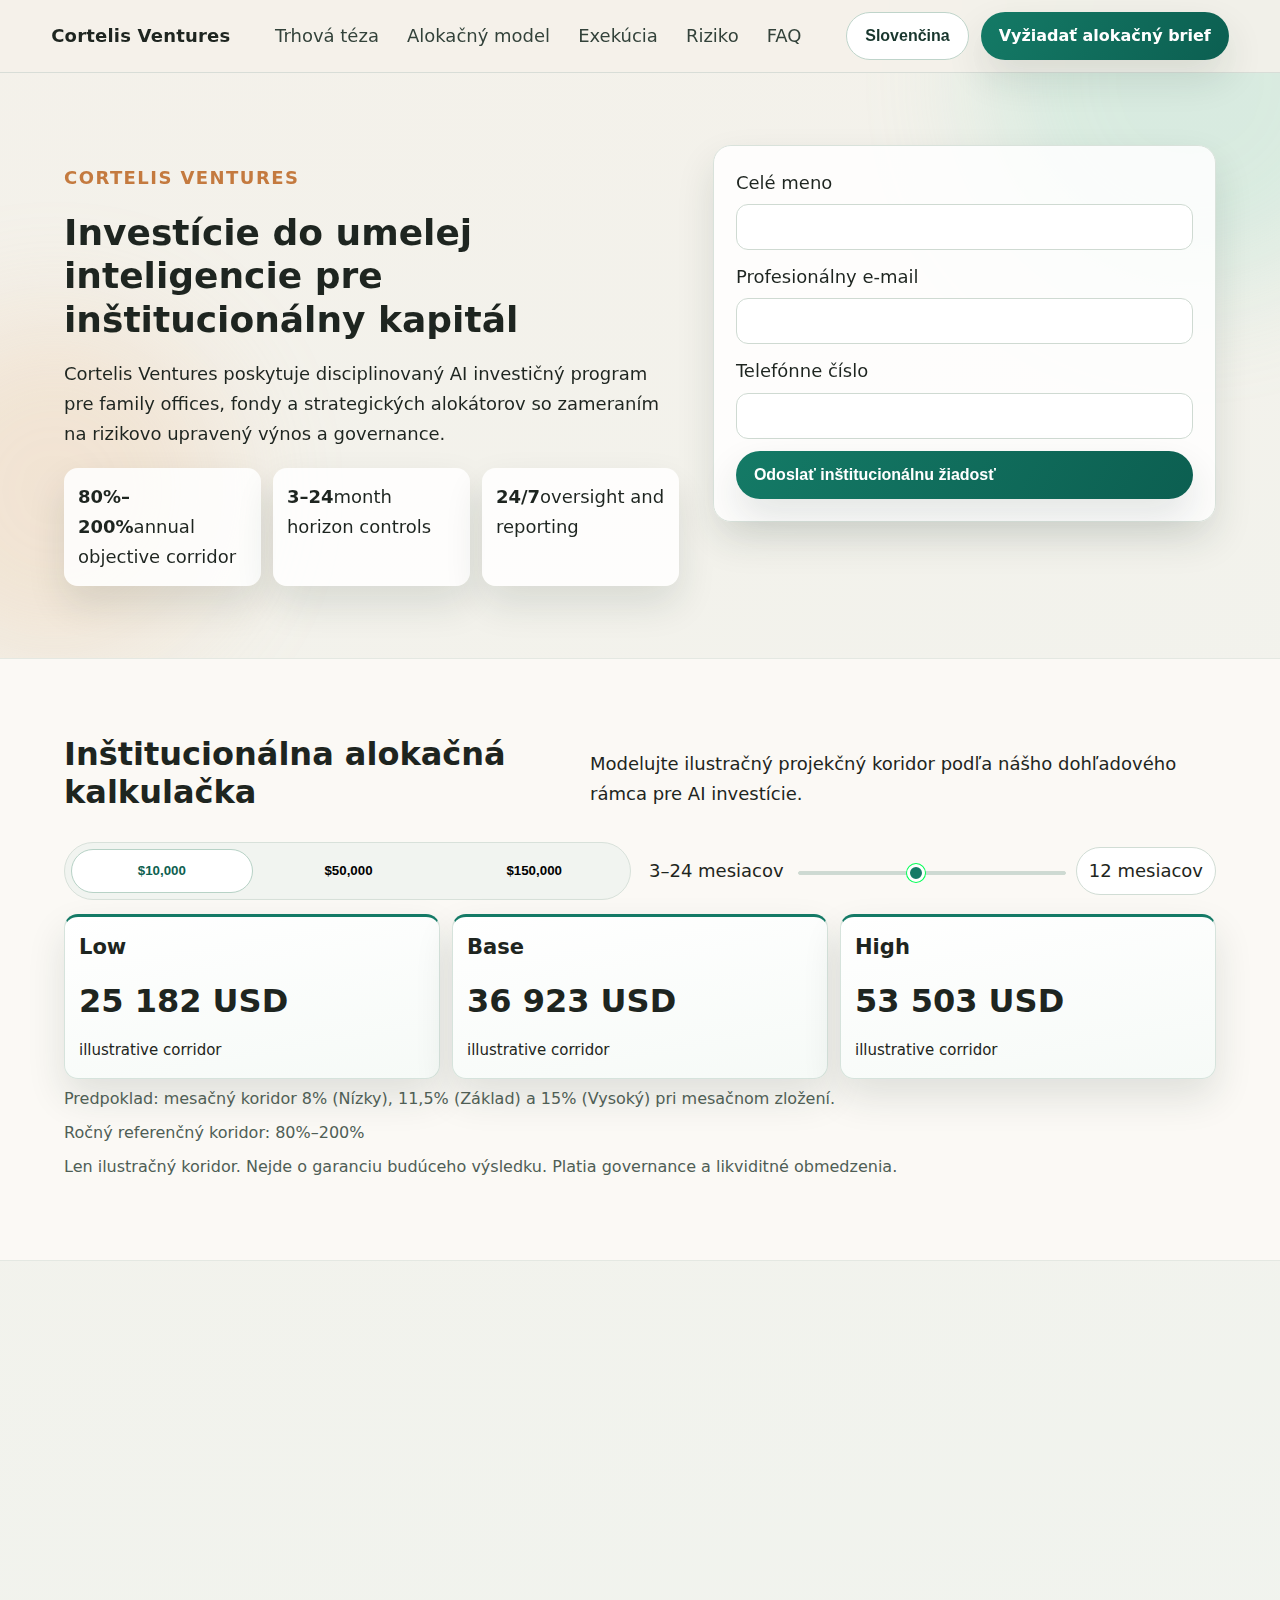
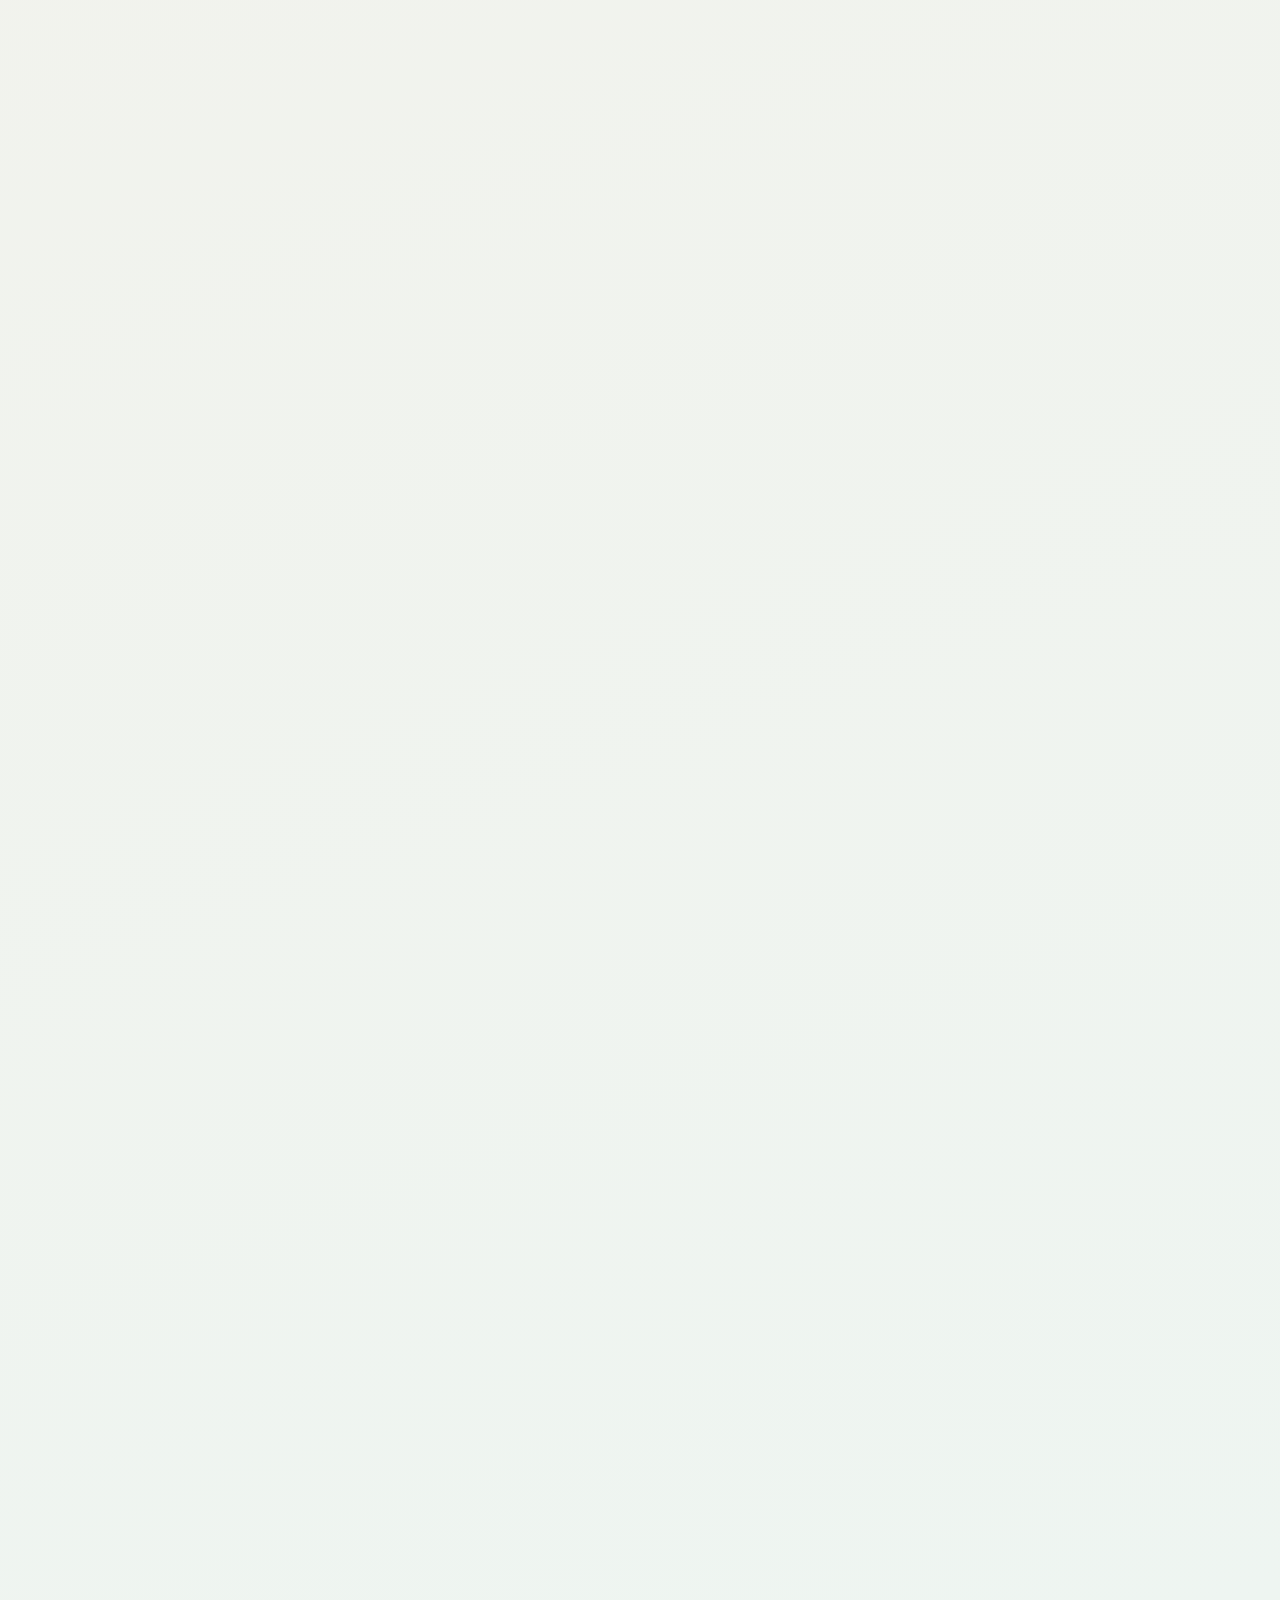
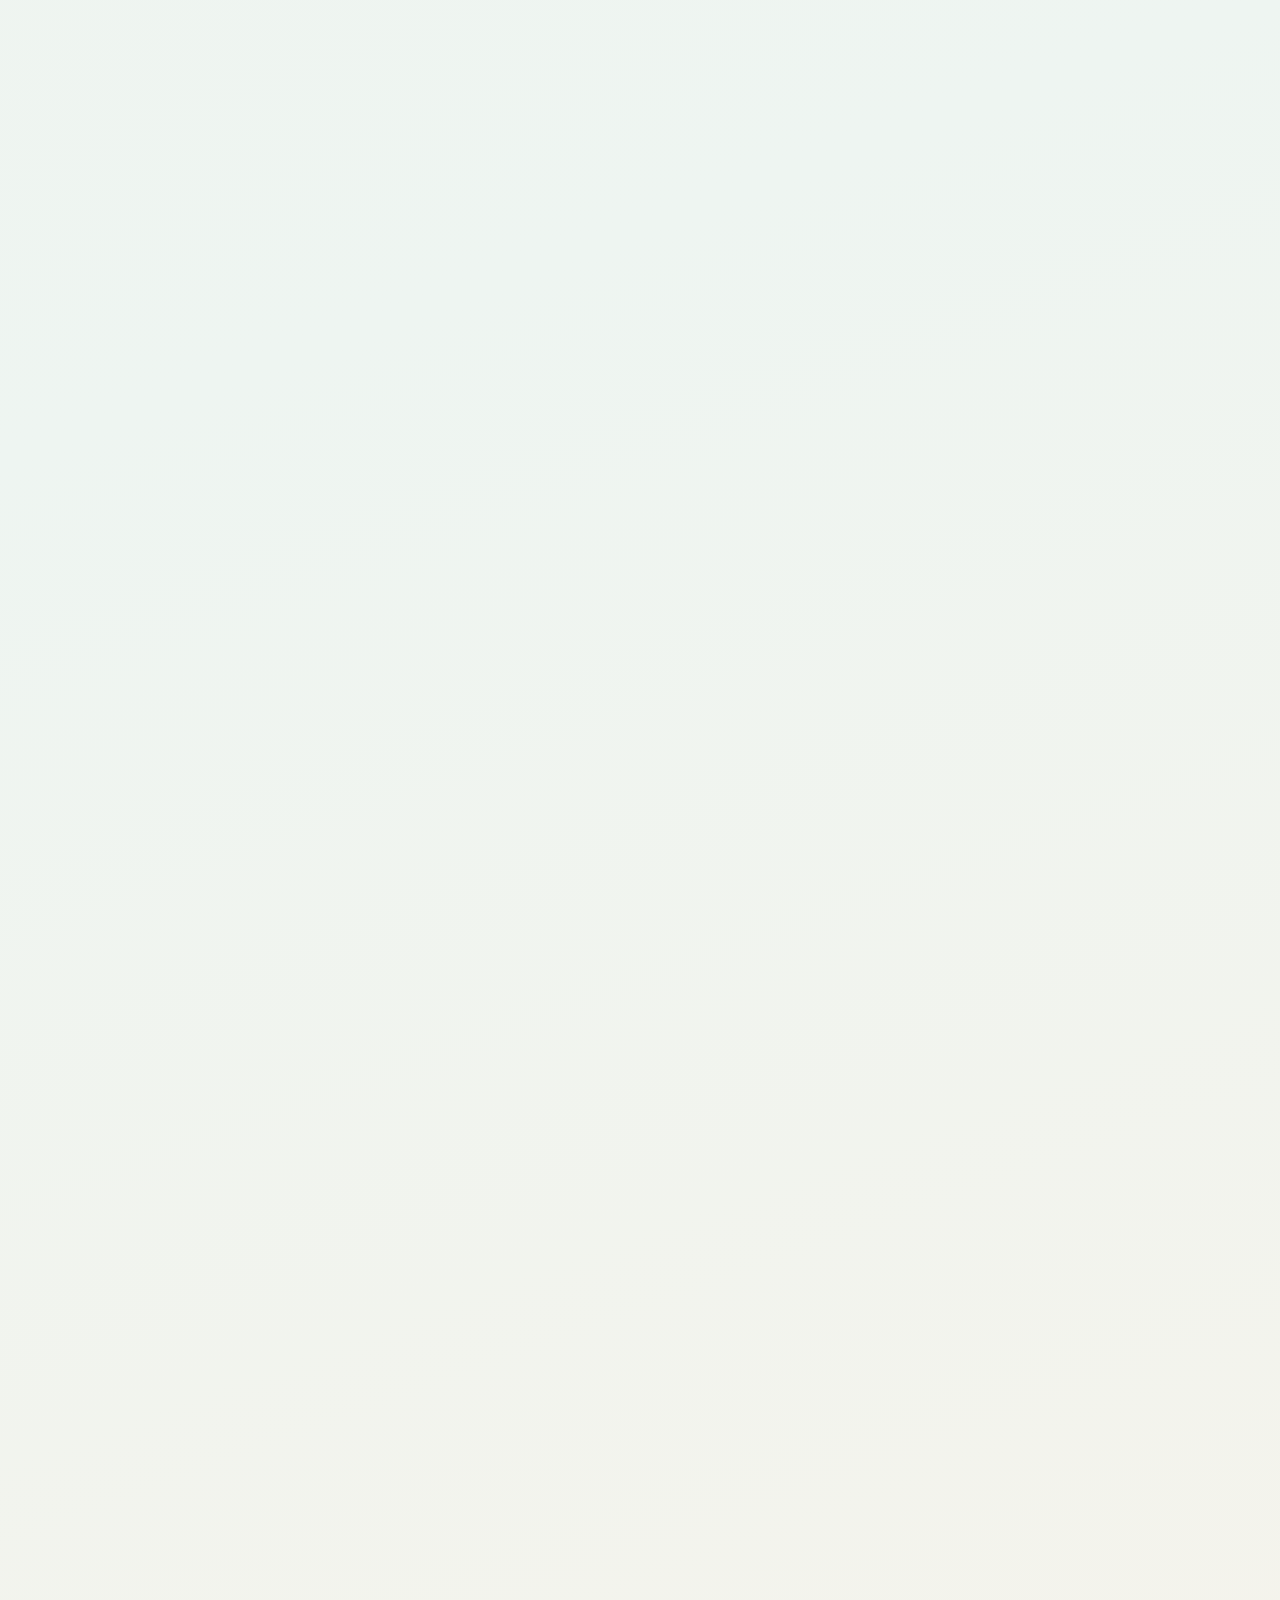
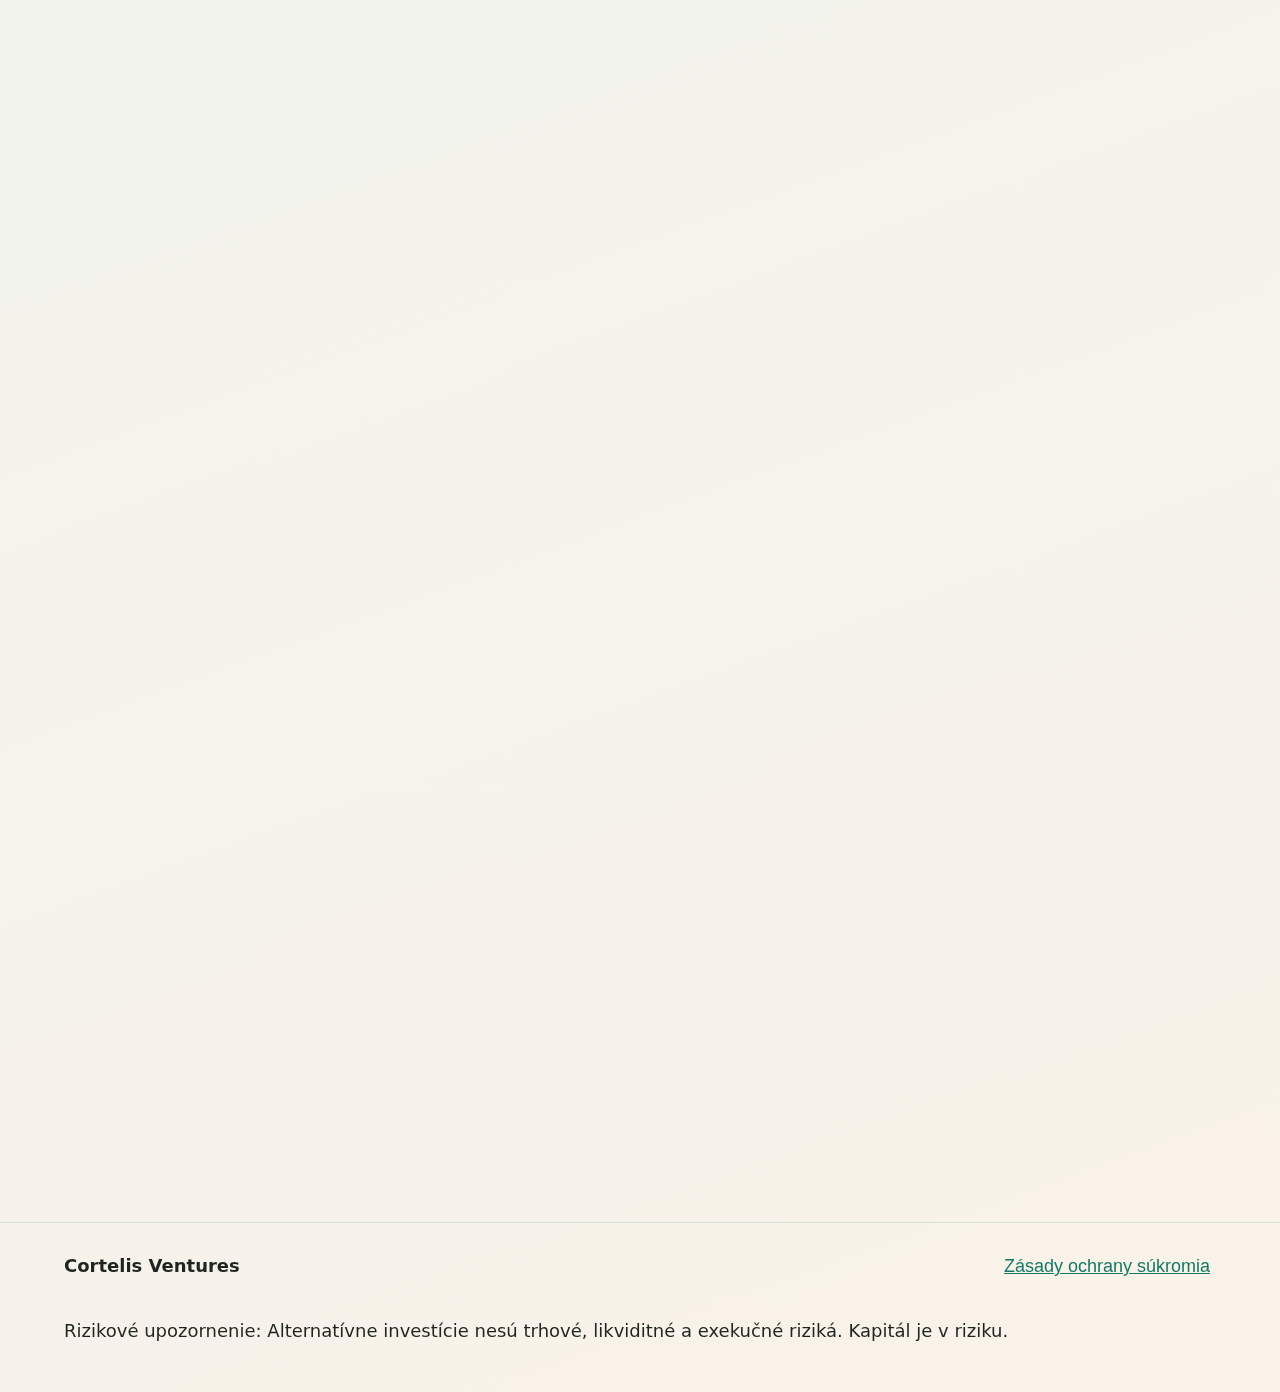
<file: sk/index.html>
<!DOCTYPE html>
<html lang="sk">
<head>
  <meta charset="UTF-8" />
  <meta name="viewport" content="width=device-width, initial-scale=1.0" />
  <title>Cortelis Ventures | Inštitucionálna platforma AI investícií</title>
  <meta name="description" content="Inštitucionálna platforma AI investícií s dôrazom na governance, riadenie rizika a efektívnu alokáciu kapitálu." />
  <link rel="canonical" href="https://cortelisventures.com/sk/index.html" />
  <link rel="alternate" hreflang="en" href="https://cortelisventures.com/index.html" />
<link rel="alternate" hreflang="de" href="https://cortelisventures.com/de/index.html" />
<link rel="alternate" hreflang="fr" href="https://cortelisventures.com/fr/index.html" />
<link rel="alternate" hreflang="es" href="https://cortelisventures.com/es/index.html" />
<link rel="alternate" hreflang="it" href="https://cortelisventures.com/it/index.html" />
<link rel="alternate" hreflang="tr" href="https://cortelisventures.com/tr/index.html" />
<link rel="alternate" hreflang="pt" href="https://cortelisventures.com/pt/index.html" />
<link rel="alternate" hreflang="ja" href="https://cortelisventures.com/jp/index.html" />
<link rel="alternate" hreflang="sk" href="https://cortelisventures.com/sk/index.html" />
<link rel="alternate" hreflang="nl-BE" href="https://cortelisventures.com/be/index.html" />
  <meta property="og:title" content="Cortelis Ventures | Inštitucionálna platforma AI investícií" />
  <meta property="og:description" content="Inštitucionálna platforma AI investícií s dôrazom na governance, riadenie rizika a efektívnu alokáciu kapitálu." />
  <meta property="og:type" content="website" />
  <meta property="og:url" content="https://cortelisventures.com/sk/index.html" />
  <meta name="twitter:card" content="summary_large_image" />
  <meta name="twitter:title" content="Cortelis Ventures | Inštitucionálna platforma AI investícií" />
  <meta name="twitter:description" content="Inštitucionálna platforma AI investícií s dôrazom na governance, riadenie rizika a efektívnu alokáciu kapitálu." />
  <link rel="stylesheet" href="../assets/style.css" />
  <script defer src="../assets/app.js"></script>
</head>
<body data-locale="sk-SK" data-currency="USD">
  <div class="bg-glow glow-a"></div><div class="bg-glow glow-b"></div>
  <header class="site-header">
    <div class="brand">Cortelis Ventures</div>
    <nav class="desktop-nav"><a href="#market">Trhová téza</a><a href="#model">Alokačný model</a><a href="#process">Exekúcia</a><a href="#risk">Riziko</a><a href="#faq">FAQ</a></nav>
    <div class="header-actions">
      <div class="lang-wrap">
        <button class="lang-pill" aria-haspopup="true" aria-expanded="false">Slovenčina</button>
        <div class="lang-menu"><a href="../index.html">English</a>
<a href="../de/index.html">Deutsch</a>
<a href="../fr/index.html">Français</a>
<a href="../es/index.html">Español</a>
<a href="../it/index.html">Italiano</a>
<a href="../tr/index.html">Türkçe</a>
<a href="../pt/index.html">Português</a>
<a href="../jp/index.html">日本語</a>
<a href="../sk/index.html">Slovenčina</a>
<a href="../be/index.html">Belgium</a>
          <span><svg viewBox="0 0 24 16"><rect width="24" height="16" fill="#012169"/></svg> English</span>
        </div>
      </div>
      <a class="btn" href="#lead-final">Vyžiadať alokačný brief</a>
      <button class="burger" aria-label="Open menu"><span></span><span></span><span></span></button>
    </div>
  </header>
  <aside class="mobile-drawer" aria-hidden="true">
    <button class="close-drawer" aria-label="Close menu">×</button>
    <nav><a href="#market">Trhová téza</a><a href="#model">Alokačný model</a><a href="#process">Exekúcia</a><a href="#risk">Riziko</a><a href="#faq">FAQ</a></nav>
    <div class="drawer-lang"><a href="../index.html">English</a>
<a href="../de/index.html">Deutsch</a>
<a href="../fr/index.html">Français</a>
<a href="../es/index.html">Español</a>
<a href="../it/index.html">Italiano</a>
<a href="../tr/index.html">Türkçe</a>
<a href="../pt/index.html">Português</a>
<a href="../jp/index.html">日本語</a>
<a href="../sk/index.html">Slovenčina</a>
<a href="../be/index.html">Belgium</a></div>
    <a class="btn" href="#lead-final">Vyžiadať alokačný brief</a>
  </aside>
  <main>
    <section class="hero">
      <div class="hero-copy">
        <p class="eyebrow">Cortelis Ventures</p>
        <h1>Investície do umelej inteligencie pre inštitucionálny kapitál</h1>
        <p>Cortelis Ventures poskytuje disciplinovaný AI investičný program pre family offices, fondy a strategických alokátorov so zameraním na rizikovo upravený výnos a governance.</p>
        <div class="hero-kpis">
          <div><strong>80%–200%</strong><span>annual objective corridor</span></div>
          <div><strong>3–24</strong><span>month horizon controls</span></div>
          <div><strong>24/7</strong><span>oversight and reporting</span></div>
        </div>
      </div>
      <form class="lead-form">
        <label>Celé meno<input type="text" required></label>
        <label>Profesionálny e-mail<input type="email" required></label>
        <label>Telefónne číslo<input type="tel" required></label>
        <button class="btn" type="submit">Odoslať inštitucionálnu žiadosť</button>
      </form>
    </section>

    <section class="calculator" aria-label="Inštitucionálna alokačná kalkulačka">
      <div class="calc-head"><h2>Inštitucionálna alokačná kalkulačka</h2><p>Modelujte ilustračný projekčný koridor podľa nášho dohľadového rámca pre AI investície.</p></div>
      <div class="calc-inputs">
        <div class="segment" role="tablist" aria-label="Investment amount">
          <button class="seg-btn active" data-amount="10000">$10,000</button>
          <button class="seg-btn" data-amount="50000">$50,000</button>
          <button class="seg-btn" data-amount="150000">$150,000</button>
        </div>
        <div class="slider-wrap">
          <label>3–24 mesiacov</label>
          <input type="range" min="3" max="24" value="12" class="months-slider" />
          <span class="months-pill">12 mesiacov</span>
        </div>
      </div>
      <div class="calc-results">
        <article><h3>Low</h3><p class="amount low-val"></p><small>illustrative corridor</small></article>
        <article><h3>Base</h3><p class="amount base-val"></p><small>illustrative corridor</small></article>
        <article><h3>High</h3><p class="amount high-val"></p><small>illustrative corridor</small></article>
      </div>
      <p class="assumption">Predpoklad: mesačný koridor 8% (Nízky), 11,5% (Základ) a 15% (Vysoký) pri mesačnom zložení.</p>
      <p class="annual-ref">Ročný referenčný koridor: 80%–200%</p>
      <p class="micro">Len ilustračný koridor. Nejde o garanciu budúceho výsledku. Platia governance a likviditné obmedzenia.</p>
    </section>

    <section class="kpi-strip" id="market"><h2>Súhrn alokačných signálov</h2><div class="kpi-grid"><div><span>Primary</span><strong>+42%</strong><p>capital efficiency vs baseline implementation.</p></div><div><span>Benchmark</span><strong>1.8x</strong><p>risk-adjusted spread over passive AI index basket.</p></div><div><span>Governance</span><strong>99.2%</strong><p>execution within mandate bands and policy limits.</p></div></div></section>
    <section class="split why"><div><h2>Prečo je okno AI investícií dôležité práve teraz</h2><p>Artificial Intelligence Investments remain early in institutional adoption. Signal dispersion is high, market structure is inefficient, and disciplined execution can capture asymmetric return while governance frameworks protect downside.</p></div><div class="viz bars"><h3>Opportunity distribution</h3><div class="vbar"><span style="height:68%"></span><label>Infrastructure</label></div><div class="vbar"><span style="height:52%"></span><label>Applications</label></div><div class="vbar"><span style="height:39%"></span><label>Data Layer</label></div></div></section>
    <section class="split reverse" id="model"><div><h2>Alokačný model v súlade s mandátom</h2><p>We separate strategic sleeves into core, tactical, and opportunistic allocations with liquidity buffers and compliance mapping for committee sign-off.</p><div class="alloc-stack"><div><b>Core 45%</b><span>cash-flow stability and benchmark anchor</span></div><div><b>Tactical 35%</b><span>event-driven alpha and repricing cycles</span></div><div><b>Opportunistic 20%</b><span>high-conviction dislocations with strict stop-go gates</span></div></div></div><div class="viz ring"><h3>Mandate fit radar</h3><div class="ring-wrap"><div class="ring" style="--p:82"></div><p>82% target alignment across liquidity, governance, and reporting requirements.</p></div></div></section>
    <section class="timeline" id="process"><h2>Časová os exekúcie a governance kontrolné body</h2><div class="steps"><article><span>01</span><h3>Mandate mapping</h3><p>Risk budget, liquidity profile, and compliance perimeter are codified.</p></article><article><span>02</span><h3>Pipeline underwriting</h3><p>Signals are filtered with scenario analysis and counterparty diligence.</p></article><article><span>03</span><h3>Execution and hedging</h3><p>Orders are staged with slippage controls and downside overlays.</p></article><article><span>04</span><h3>Reporting cycle</h3><p>Attribution, benchmark context, and committee memos are delivered.</p></article></div></section>
    <section class="metrics"><h2>Atribúcia výkonnosti a rozdiel voči benchmarku</h2><div class="compare"><div><h3>Cortelis Program</h3><ul><li>Alpha capture: 24.6%</li><li>Max drawdown: -7.2%</li><li>Liquidity coverage: 3.3x</li></ul></div><div><h3>Market baseline</h3><ul><li>Alpha capture: 11.1%</li><li>Max drawdown: -14.9%</li><li>Liquidity coverage: 1.4x</li></ul></div></div><p>Interpretation: higher capital efficiency is driven by mandate filters and dynamic exposure controls rather than leverage expansion.</p></section>
    <section class="insights split"><div><h2>Výskumný a analytický stack</h2><p>Our intelligence layer combines quantitative screening, sector analyst notes, and execution telemetry to convert noise into committee-grade insight.</p><div class="flow"><span>Signals</span><span>Validation</span><span>Execution</span><span>Reporting</span></div></div><div class="glass"><h3>Investor implication</h3><p>Decision cycles compress while oversight quality improves, supporting faster yet disciplined capital deployment.</p></div></section>
    <section class="risk" id="risk"><h2>Riziková matica a kontrolná architektúra</h2><div class="matrix"><div><h3>Low impact / low probability</h3><p>Routine variance handled by operating limits.</p></div><div><h3>High impact / low probability</h3><p>Stress-tested with contingency liquidity and governance escalation.</p></div><div><h3>Low impact / high probability</h3><p>Managed through tactical rebalancing windows.</p></div><div><h3>High impact / high probability</h3><p>Hard stop protocols and committee override thresholds.</p></div></div></section>
    <section class="reviews"><h2>Hodnotenia alokátorov</h2><div class="review-grid"><article><div class="r-head"><span class="avatar">AM</span><strong>Amelia Morgan</strong><em>OVERENÉ</em></div><p class="meta">Chief Investment Officer · London</p><blockquote>“The governance cadence, liquidity framing, and reporting depth are institutional from day one.”</blockquote></article><article><div class="r-head"><span class="avatar">RK</span><strong>Rafael Klein</strong><em>OVERENÉ</em></div><p class="meta">Portfolio Director · Zurich</p><blockquote>“Cortelis translated AI complexity into an executable mandate with measurable risk controls.”</blockquote></article><article><div class="r-head"><span class="avatar">ST</span><strong>Sofia Turner</strong><em>OVERENÉ</em></div><p class="meta">Family Office Principal · Dublin</p><blockquote>“The allocation model improved capital efficiency while preserving downside discipline.”</blockquote></article><article><div class="r-head"><span class="avatar">JL</span><strong>Jonas Lind</strong><em>OVERENÉ</em></div><p class="meta">Investment Committee Member · Stockholm</p><blockquote>“Quarterly attribution packs make decision cycles significantly faster.”</blockquote></article></div></section>
    <section class="faq" id="faq"><h2>Často kladené otázky</h2><div class="faq-list"><details><summary>What is the minimum allocation?</summary><p>The platform is designed for serious allocators. Illustrative engagement begins from structured mandates aligned to institutional governance standards.</p></details><details><summary>How is liquidity managed?</summary><p>We map each strategy sleeve to a liquidity bucket and enforce portfolio-level liquidity thresholds before execution.</p></details><details><summary>How often is reporting delivered?</summary><p>Capital partners receive monthly operational summaries and quarterly institutional attribution reports with benchmark context.</p></details><details><summary>How do you manage model risk?</summary><p>We diversify across signal families, impose hard risk limits, and run independent stress scenarios before capital deployment.</p></details><details><summary>Is this guaranteed performance?</summary><p>No. All outputs are illustrative and subject to market, execution, and governance constraints.</p></details><details><summary>Can mandates be customized?</summary><p>Yes. We adapt exposure bands, risk budgets, and reporting layers to committee requirements.</p></details><details><summary>How do you support compliance teams?</summary><p>Every mandate includes an audit-ready documentation trail, decision logs, and policy mapping support.</p></details></div></section>
    <section class="final-cta" id="lead-final"><div><h2>Vytvorte svoj inštitucionálny AI alokačný plán</h2><p>Speak with Cortelis Ventures to align mandate fit, reporting requirements, and deployment pacing.</p></div><form class="lead-form"><label>Celé meno<input type="text" required></label><label>Profesionálny e-mail<input type="email" required></label><label>Telefónne číslo<input type="tel" required></label><button class="btn" type="submit">Odoslať inštitucionálnu žiadosť</button></form></section>
  </main>
  <footer><strong>Cortelis Ventures</strong> <button class="privacy-open">Zásady ochrany súkromia</button><p>Rizikové upozornenie: Alternatívne investície nesú trhové, likviditné a exekučné riziká. Kapitál je v riziku.</p></footer>
  <div class="modal" aria-hidden="true"><div class="modal-panel" role="dialog" aria-modal="true" aria-label="Zásady ochrany súkromia"><button class="modal-x" aria-label="Close">×</button><h2>Zásady ochrany súkromia</h2><div class="modal-scroll"><h3>Introduction</h3><p>We process investor data to support due diligence and mandate onboarding.</p><h3>Data collection</h3><p>We collect identification, contact, and communication data provided through forms and interactions.</p><h3>Legal basis</h3><p>Processing is based on legitimate interest, contractual preparation, and regulatory obligations.</p><h3>Cookies</h3><p>Essential and analytics cookies may be used to improve usability and measurement.</p><h3>Retention</h3><p>Data is retained only as long as necessary for compliance and investor relationship management.</p><h3>Third-party sharing</h3><p>Data may be shared with regulated partners supporting custody, analytics, and compliance.</p><h3>Security</h3><p>Encryption, access controls, and audit trails are applied to protect personal data.</p><h3>User rights</h3><p>You can request access, correction, restriction, deletion, and portability where applicable.</p><h3>International transfers</h3><p>Cross-border transfers follow contractual safeguards and jurisdictional controls.</p><h3>Industry risk disclosure</h3><p>Alternative investments carry market, model, liquidity, and operational risk.</p><h3>Contact</h3><p>privacy@cortelisventures.com</p></div><div class="modal-foot"><button class="modal-close">Close</button></div></div></div>
  <script type="application/ld+json">{"@context":"https://schema.org","@graph":[{"@type":"Organization","name":"Cortelis Ventures","url":"https://cortelisventures.com"},{"@type":"WebSite","name":"Cortelis Ventures","url":"https://cortelisventures.com"},{"@type":"FAQPage","mainEntity":[{"@type":"Question","name":"What is the minimum allocation?","acceptedAnswer":{"@type":"Answer","text":"The mandate is built for institutional allocators and governance-led execution."}}]},{"@type":"Review","author":{"@type":"Person","name":"Amelia Morgan"},"reviewRating":{"@type":"Rating","ratingValue":"5"},"reviewBody":"Governance and reporting depth are institutional from day one."}]}</script>
</body>
</html>
</file>
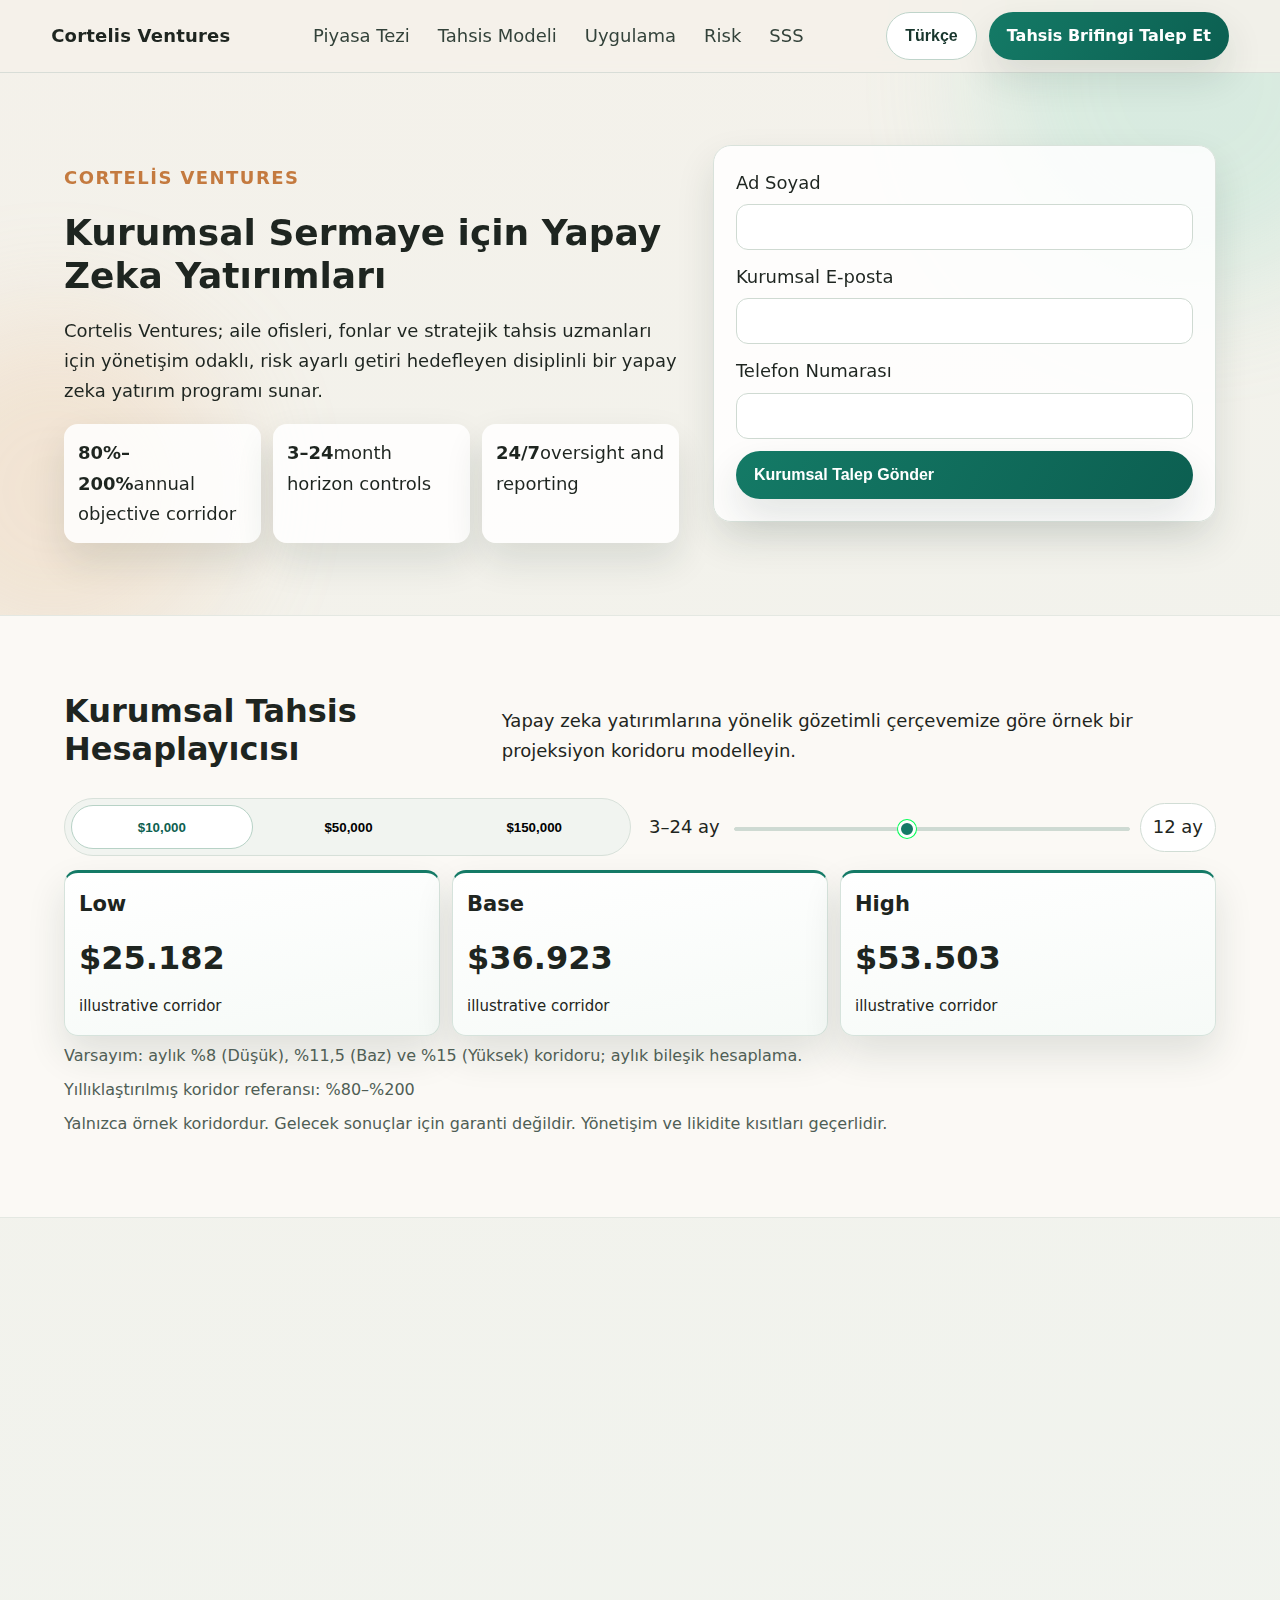
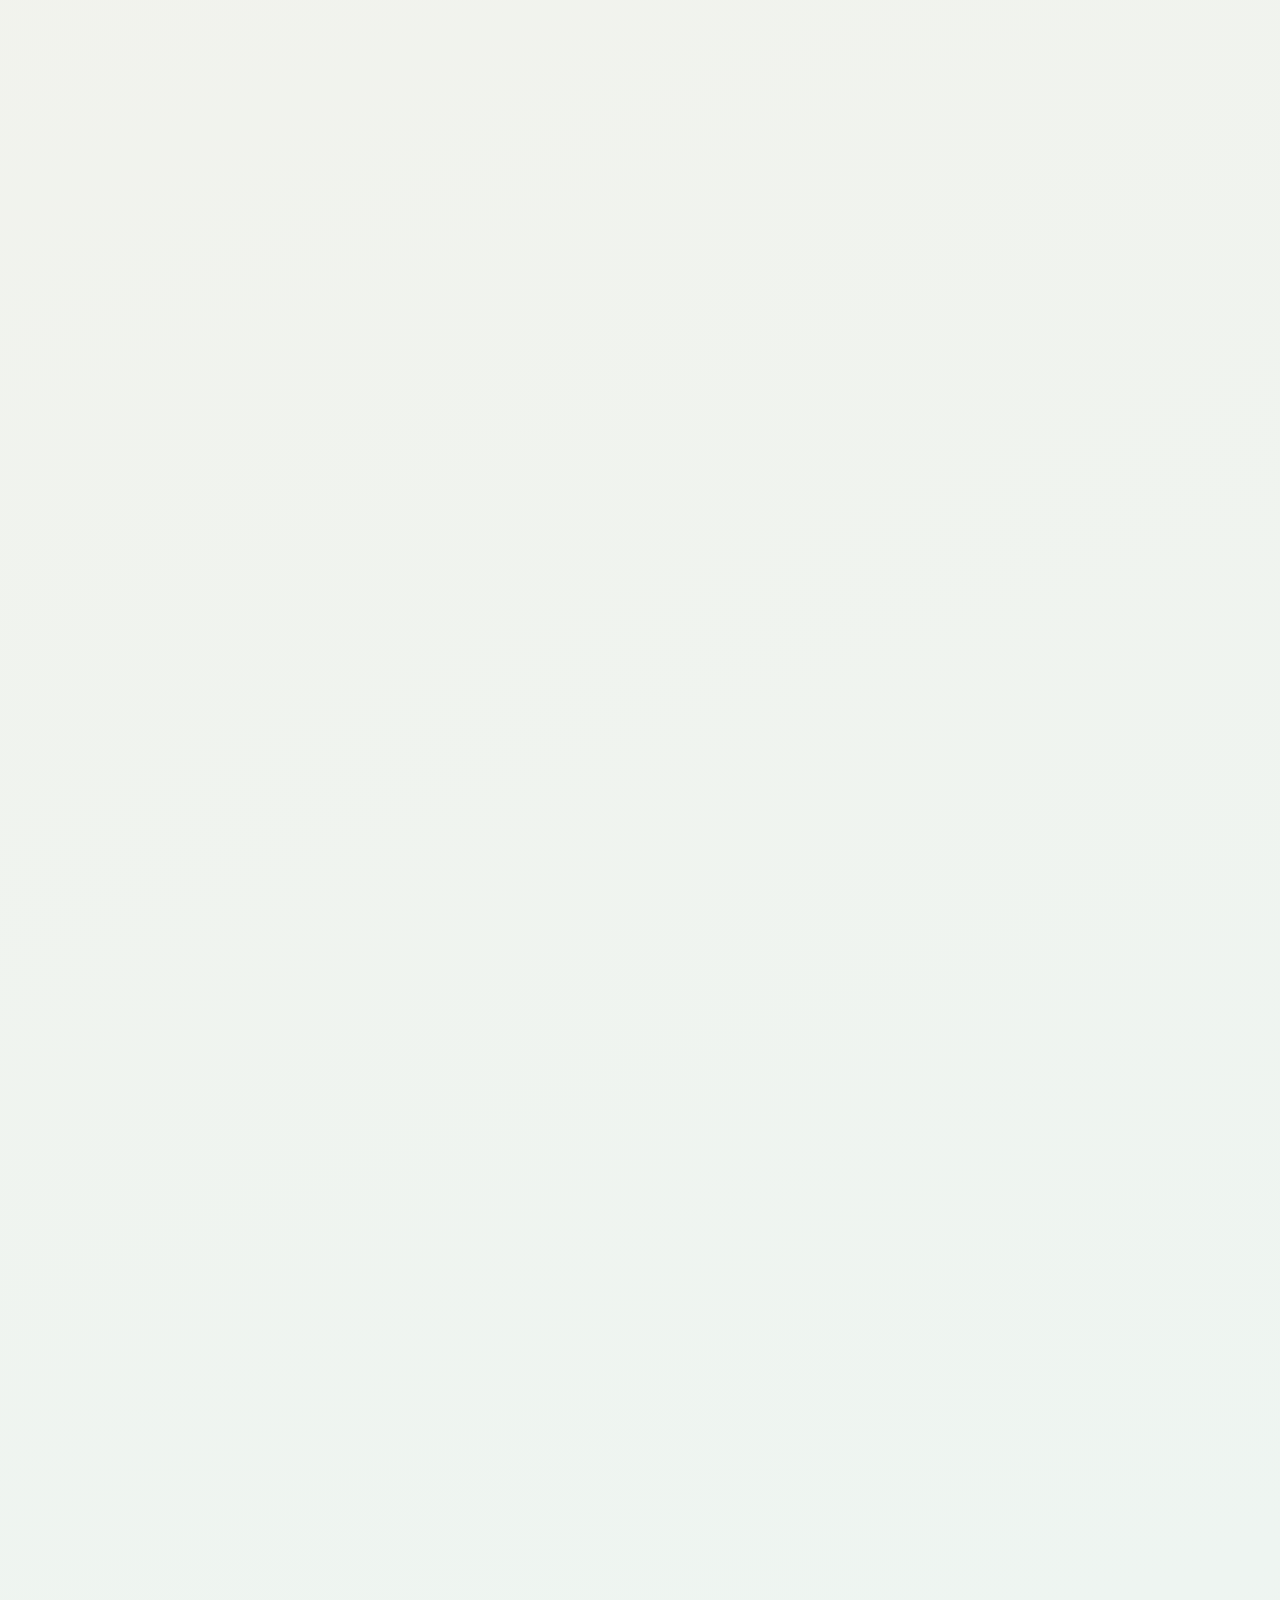
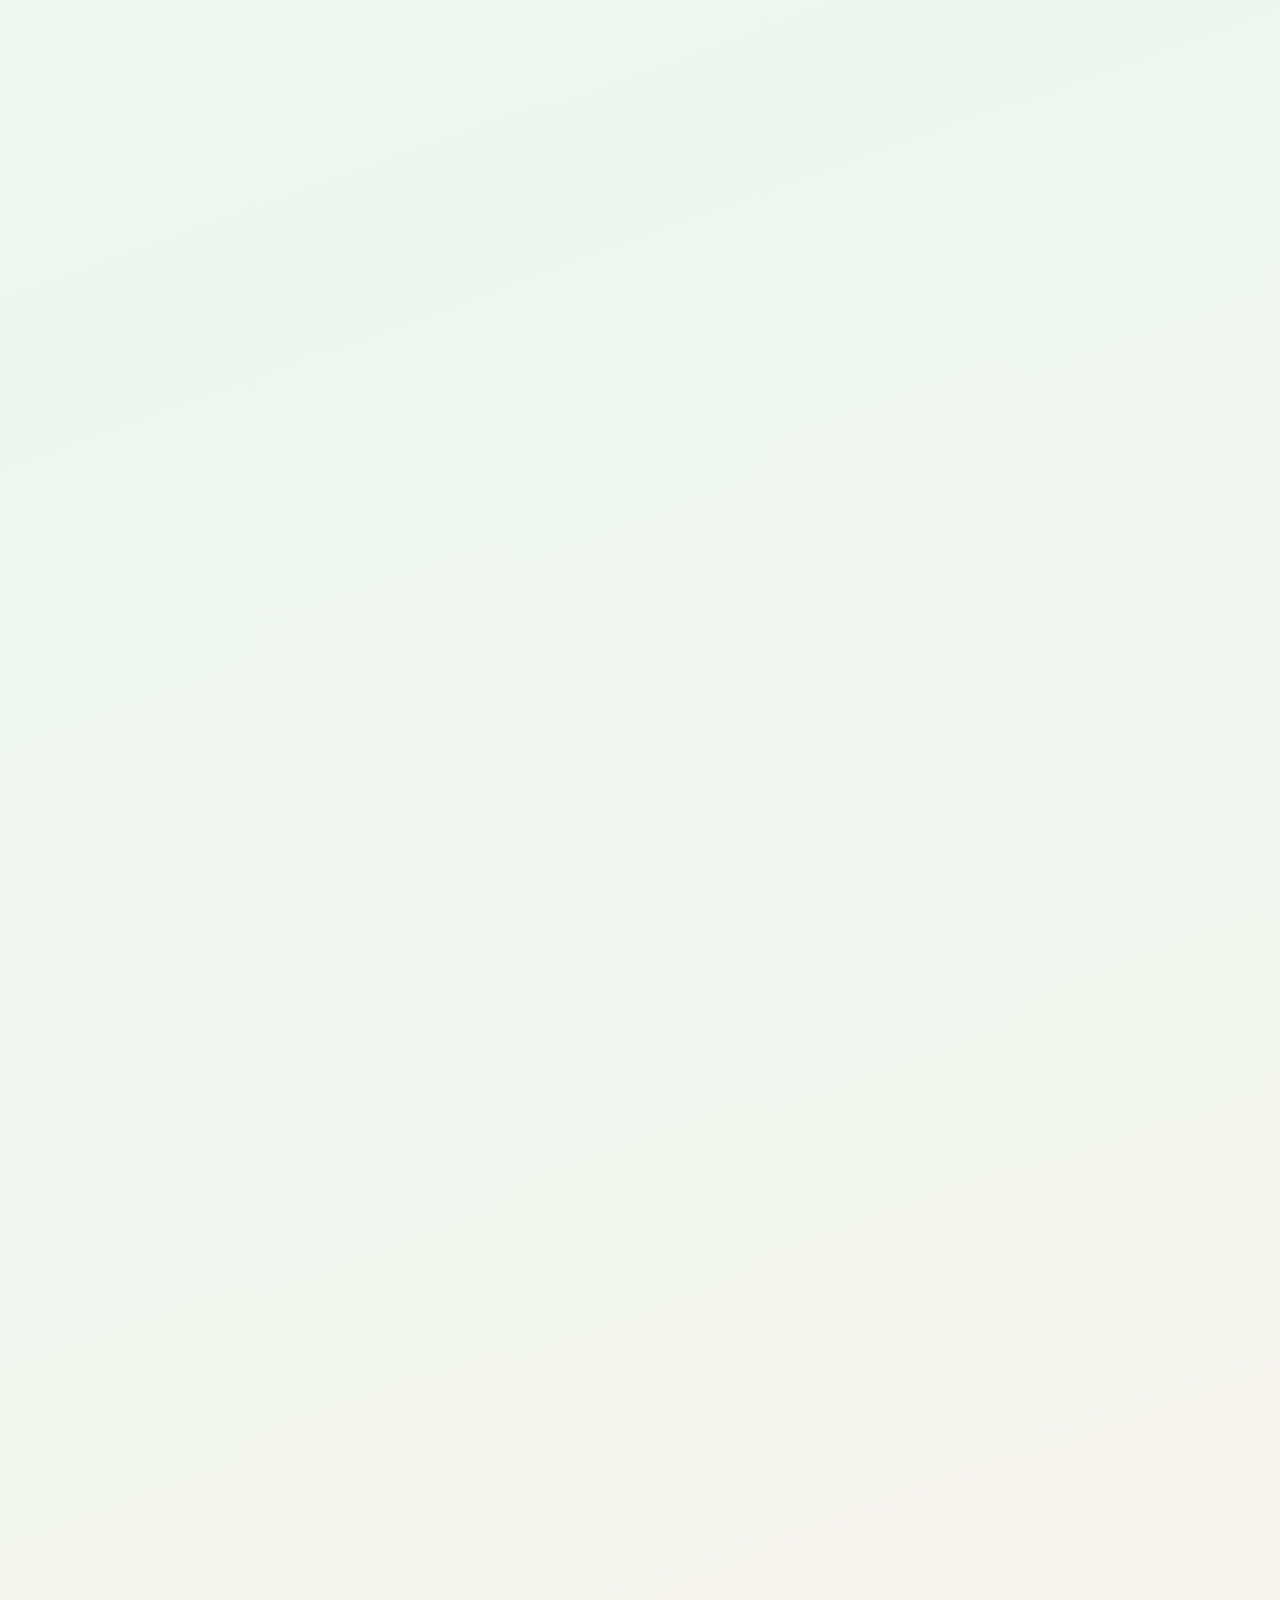
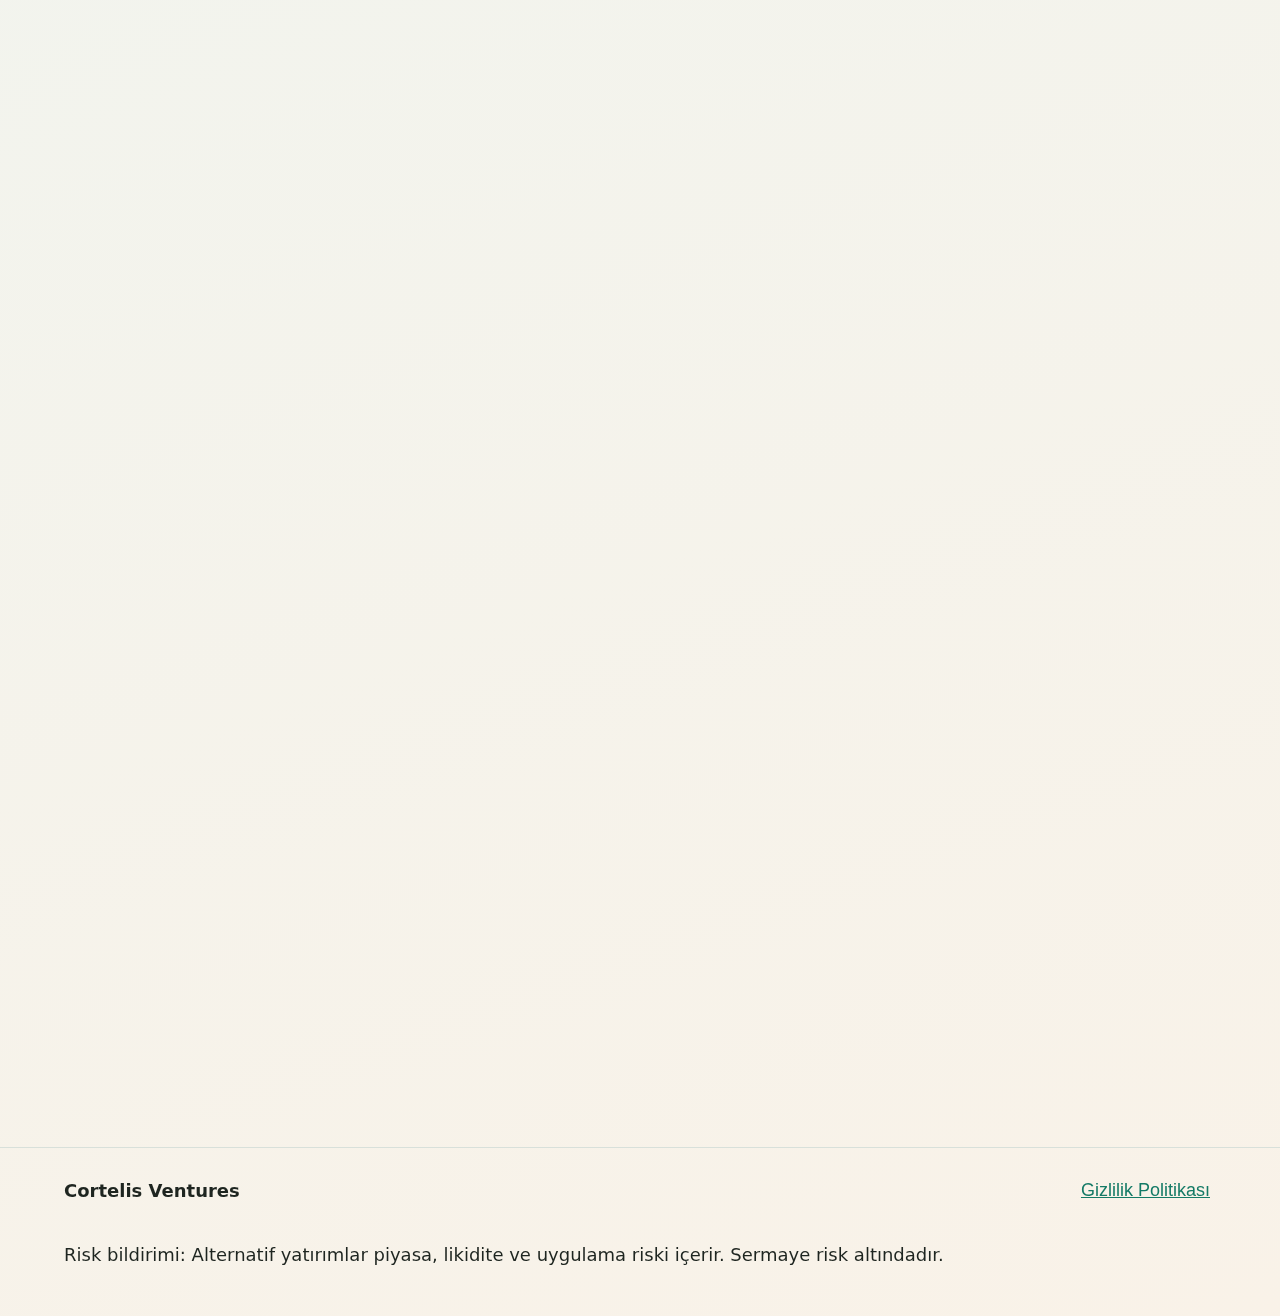
<file: tr/index.html>
<!DOCTYPE html>
<html lang="tr">
<head>
  <meta charset="UTF-8" />
  <meta name="viewport" content="width=device-width, initial-scale=1.0" />
  <title>Cortelis Ventures | Kurumsal Yapay Zeka Yatırım Platformu</title>
  <meta name="description" content="Yönetişim, risk kontrolü ve tahsis odaklı uygulama sunan kurumsal yapay zeka yatırım platformu." />
  <link rel="canonical" href="https://cortelisventures.com/tr/index.html" />
  <link rel="alternate" hreflang="en" href="https://cortelisventures.com/index.html" />
<link rel="alternate" hreflang="de" href="https://cortelisventures.com/de/index.html" />
<link rel="alternate" hreflang="fr" href="https://cortelisventures.com/fr/index.html" />
<link rel="alternate" hreflang="es" href="https://cortelisventures.com/es/index.html" />
<link rel="alternate" hreflang="it" href="https://cortelisventures.com/it/index.html" />
<link rel="alternate" hreflang="tr" href="https://cortelisventures.com/tr/index.html" />
<link rel="alternate" hreflang="pt" href="https://cortelisventures.com/pt/index.html" />
<link rel="alternate" hreflang="ja" href="https://cortelisventures.com/jp/index.html" />
<link rel="alternate" hreflang="sk" href="https://cortelisventures.com/sk/index.html" />
<link rel="alternate" hreflang="nl-BE" href="https://cortelisventures.com/be/index.html" />
  <meta property="og:title" content="Cortelis Ventures | Kurumsal Yapay Zeka Yatırım Platformu" />
  <meta property="og:description" content="Yönetişim, risk kontrolü ve tahsis odaklı uygulama sunan kurumsal yapay zeka yatırım platformu." />
  <meta property="og:type" content="website" />
  <meta property="og:url" content="https://cortelisventures.com/tr/index.html" />
  <meta name="twitter:card" content="summary_large_image" />
  <meta name="twitter:title" content="Cortelis Ventures | Kurumsal Yapay Zeka Yatırım Platformu" />
  <meta name="twitter:description" content="Yönetişim, risk kontrolü ve tahsis odaklı uygulama sunan kurumsal yapay zeka yatırım platformu." />
  <link rel="stylesheet" href="../assets/style.css" />
  <script defer src="../assets/app.js"></script>
</head>
<body data-locale="tr-TR" data-currency="USD">
  <div class="bg-glow glow-a"></div><div class="bg-glow glow-b"></div>
  <header class="site-header">
    <div class="brand">Cortelis Ventures</div>
    <nav class="desktop-nav"><a href="#market">Piyasa Tezi</a><a href="#model">Tahsis Modeli</a><a href="#process">Uygulama</a><a href="#risk">Risk</a><a href="#faq">SSS</a></nav>
    <div class="header-actions">
      <div class="lang-wrap">
        <button class="lang-pill" aria-haspopup="true" aria-expanded="false">Türkçe</button>
        <div class="lang-menu"><a href="../index.html">English</a>
<a href="../de/index.html">Deutsch</a>
<a href="../fr/index.html">Français</a>
<a href="../es/index.html">Español</a>
<a href="../it/index.html">Italiano</a>
<a href="../tr/index.html">Türkçe</a>
<a href="../pt/index.html">Português</a>
<a href="../jp/index.html">日本語</a>
<a href="../sk/index.html">Slovenčina</a>
<a href="../be/index.html">Belgium</a>
          <span><svg viewBox="0 0 24 16"><rect width="24" height="16" fill="#012169"/></svg> English</span>
        </div>
      </div>
      <a class="btn" href="#lead-final">Tahsis Brifingi Talep Et</a>
      <button class="burger" aria-label="Open menu"><span></span><span></span><span></span></button>
    </div>
  </header>
  <aside class="mobile-drawer" aria-hidden="true">
    <button class="close-drawer" aria-label="Close menu">×</button>
    <nav><a href="#market">Piyasa Tezi</a><a href="#model">Tahsis Modeli</a><a href="#process">Uygulama</a><a href="#risk">Risk</a><a href="#faq">SSS</a></nav>
    <div class="drawer-lang"><a href="../index.html">English</a>
<a href="../de/index.html">Deutsch</a>
<a href="../fr/index.html">Français</a>
<a href="../es/index.html">Español</a>
<a href="../it/index.html">Italiano</a>
<a href="../tr/index.html">Türkçe</a>
<a href="../pt/index.html">Português</a>
<a href="../jp/index.html">日本語</a>
<a href="../sk/index.html">Slovenčina</a>
<a href="../be/index.html">Belgium</a></div>
    <a class="btn" href="#lead-final">Tahsis Brifingi Talep Et</a>
  </aside>
  <main>
    <section class="hero">
      <div class="hero-copy">
        <p class="eyebrow">Cortelis Ventures</p>
        <h1>Kurumsal Sermaye için Yapay Zeka Yatırımları</h1>
        <p>Cortelis Ventures; aile ofisleri, fonlar ve stratejik tahsis uzmanları için yönetişim odaklı, risk ayarlı getiri hedefleyen disiplinli bir yapay zeka yatırım programı sunar.</p>
        <div class="hero-kpis">
          <div><strong>80%–200%</strong><span>annual objective corridor</span></div>
          <div><strong>3–24</strong><span>month horizon controls</span></div>
          <div><strong>24/7</strong><span>oversight and reporting</span></div>
        </div>
      </div>
      <form class="lead-form">
        <label>Ad Soyad<input type="text" required></label>
        <label>Kurumsal E-posta<input type="email" required></label>
        <label>Telefon Numarası<input type="tel" required></label>
        <button class="btn" type="submit">Kurumsal Talep Gönder</button>
      </form>
    </section>

    <section class="calculator" aria-label="Kurumsal Tahsis Hesaplayıcısı">
      <div class="calc-head"><h2>Kurumsal Tahsis Hesaplayıcısı</h2><p>Yapay zeka yatırımlarına yönelik gözetimli çerçevemize göre örnek bir projeksiyon koridoru modelleyin.</p></div>
      <div class="calc-inputs">
        <div class="segment" role="tablist" aria-label="Investment amount">
          <button class="seg-btn active" data-amount="10000">$10,000</button>
          <button class="seg-btn" data-amount="50000">$50,000</button>
          <button class="seg-btn" data-amount="150000">$150,000</button>
        </div>
        <div class="slider-wrap">
          <label>3–24 ay</label>
          <input type="range" min="3" max="24" value="12" class="months-slider" />
          <span class="months-pill">12 ay</span>
        </div>
      </div>
      <div class="calc-results">
        <article><h3>Low</h3><p class="amount low-val"></p><small>illustrative corridor</small></article>
        <article><h3>Base</h3><p class="amount base-val"></p><small>illustrative corridor</small></article>
        <article><h3>High</h3><p class="amount high-val"></p><small>illustrative corridor</small></article>
      </div>
      <p class="assumption">Varsayım: aylık %8 (Düşük), %11,5 (Baz) ve %15 (Yüksek) koridoru; aylık bileşik hesaplama.</p>
      <p class="annual-ref">Yıllıklaştırılmış koridor referansı: %80–%200</p>
      <p class="micro">Yalnızca örnek koridordur. Gelecek sonuçlar için garanti değildir. Yönetişim ve likidite kısıtları geçerlidir.</p>
    </section>

    <section class="kpi-strip" id="market"><h2>Tahsis Sinyali Özeti</h2><div class="kpi-grid"><div><span>Primary</span><strong>+42%</strong><p>capital efficiency vs baseline implementation.</p></div><div><span>Benchmark</span><strong>1.8x</strong><p>risk-adjusted spread over passive AI index basket.</p></div><div><span>Governance</span><strong>99.2%</strong><p>execution within mandate bands and policy limits.</p></div></div></section>
    <section class="split why"><div><h2>Yapay zeka yatırım penceresi neden şimdi önemli</h2><p>Artificial Intelligence Investments remain early in institutional adoption. Signal dispersion is high, market structure is inefficient, and disciplined execution can capture asymmetric return while governance frameworks protect downside.</p></div><div class="viz bars"><h3>Opportunity distribution</h3><div class="vbar"><span style="height:68%"></span><label>Infrastructure</label></div><div class="vbar"><span style="height:52%"></span><label>Applications</label></div><div class="vbar"><span style="height:39%"></span><label>Data Layer</label></div></div></section>
    <section class="split reverse" id="model"><div><h2>Yetki ile uyumlu tahsis modeli</h2><p>We separate strategic sleeves into core, tactical, and opportunistic allocations with liquidity buffers and compliance mapping for committee sign-off.</p><div class="alloc-stack"><div><b>Core 45%</b><span>cash-flow stability and benchmark anchor</span></div><div><b>Tactical 35%</b><span>event-driven alpha and repricing cycles</span></div><div><b>Opportunistic 20%</b><span>high-conviction dislocations with strict stop-go gates</span></div></div></div><div class="viz ring"><h3>Mandate fit radar</h3><div class="ring-wrap"><div class="ring" style="--p:82"></div><p>82% target alignment across liquidity, governance, and reporting requirements.</p></div></div></section>
    <section class="timeline" id="process"><h2>Uygulama takvimi ve yönetişim kontrol noktaları</h2><div class="steps"><article><span>01</span><h3>Mandate mapping</h3><p>Risk budget, liquidity profile, and compliance perimeter are codified.</p></article><article><span>02</span><h3>Pipeline underwriting</h3><p>Signals are filtered with scenario analysis and counterparty diligence.</p></article><article><span>03</span><h3>Execution and hedging</h3><p>Orders are staged with slippage controls and downside overlays.</p></article><article><span>04</span><h3>Reporting cycle</h3><p>Attribution, benchmark context, and committee memos are delivered.</p></article></div></section>
    <section class="metrics"><h2>Performans atfı ve benchmark farkı</h2><div class="compare"><div><h3>Cortelis Program</h3><ul><li>Alpha capture: 24.6%</li><li>Max drawdown: -7.2%</li><li>Liquidity coverage: 3.3x</li></ul></div><div><h3>Market baseline</h3><ul><li>Alpha capture: 11.1%</li><li>Max drawdown: -14.9%</li><li>Liquidity coverage: 1.4x</li></ul></div></div><p>Interpretation: higher capital efficiency is driven by mandate filters and dynamic exposure controls rather than leverage expansion.</p></section>
    <section class="insights split"><div><h2>Araştırma ve istihbarat yığını</h2><p>Our intelligence layer combines quantitative screening, sector analyst notes, and execution telemetry to convert noise into committee-grade insight.</p><div class="flow"><span>Signals</span><span>Validation</span><span>Execution</span><span>Reporting</span></div></div><div class="glass"><h3>Investor implication</h3><p>Decision cycles compress while oversight quality improves, supporting faster yet disciplined capital deployment.</p></div></section>
    <section class="risk" id="risk"><h2>Risk matrisi ve kontrol mimarisi</h2><div class="matrix"><div><h3>Low impact / low probability</h3><p>Routine variance handled by operating limits.</p></div><div><h3>High impact / low probability</h3><p>Stress-tested with contingency liquidity and governance escalation.</p></div><div><h3>Low impact / high probability</h3><p>Managed through tactical rebalancing windows.</p></div><div><h3>High impact / high probability</h3><p>Hard stop protocols and committee override thresholds.</p></div></div></section>
    <section class="reviews"><h2>Tahsis uzmanı değerlendirmeleri</h2><div class="review-grid"><article><div class="r-head"><span class="avatar">AM</span><strong>Amelia Morgan</strong><em>DOĞRULANDI</em></div><p class="meta">Chief Investment Officer · London</p><blockquote>“The governance cadence, liquidity framing, and reporting depth are institutional from day one.”</blockquote></article><article><div class="r-head"><span class="avatar">RK</span><strong>Rafael Klein</strong><em>DOĞRULANDI</em></div><p class="meta">Portfolio Director · Zurich</p><blockquote>“Cortelis translated AI complexity into an executable mandate with measurable risk controls.”</blockquote></article><article><div class="r-head"><span class="avatar">ST</span><strong>Sofia Turner</strong><em>DOĞRULANDI</em></div><p class="meta">Family Office Principal · Dublin</p><blockquote>“The allocation model improved capital efficiency while preserving downside discipline.”</blockquote></article><article><div class="r-head"><span class="avatar">JL</span><strong>Jonas Lind</strong><em>DOĞRULANDI</em></div><p class="meta">Investment Committee Member · Stockholm</p><blockquote>“Quarterly attribution packs make decision cycles significantly faster.”</blockquote></article></div></section>
    <section class="faq" id="faq"><h2>Sık sorulan sorular</h2><div class="faq-list"><details><summary>What is the minimum allocation?</summary><p>The platform is designed for serious allocators. Illustrative engagement begins from structured mandates aligned to institutional governance standards.</p></details><details><summary>How is liquidity managed?</summary><p>We map each strategy sleeve to a liquidity bucket and enforce portfolio-level liquidity thresholds before execution.</p></details><details><summary>How often is reporting delivered?</summary><p>Capital partners receive monthly operational summaries and quarterly institutional attribution reports with benchmark context.</p></details><details><summary>How do you manage model risk?</summary><p>We diversify across signal families, impose hard risk limits, and run independent stress scenarios before capital deployment.</p></details><details><summary>Is this guaranteed performance?</summary><p>No. All outputs are illustrative and subject to market, execution, and governance constraints.</p></details><details><summary>Can mandates be customized?</summary><p>Yes. We adapt exposure bands, risk budgets, and reporting layers to committee requirements.</p></details><details><summary>How do you support compliance teams?</summary><p>Every mandate includes an audit-ready documentation trail, decision logs, and policy mapping support.</p></details></div></section>
    <section class="final-cta" id="lead-final"><div><h2>Kurumsal yapay zeka tahsis planınızı oluşturun</h2><p>Speak with Cortelis Ventures to align mandate fit, reporting requirements, and deployment pacing.</p></div><form class="lead-form"><label>Ad Soyad<input type="text" required></label><label>Kurumsal E-posta<input type="email" required></label><label>Telefon Numarası<input type="tel" required></label><button class="btn" type="submit">Kurumsal Talep Gönder</button></form></section>
  </main>
  <footer><strong>Cortelis Ventures</strong> <button class="privacy-open">Gizlilik Politikası</button><p>Risk bildirimi: Alternatif yatırımlar piyasa, likidite ve uygulama riski içerir. Sermaye risk altındadır.</p></footer>
  <div class="modal" aria-hidden="true"><div class="modal-panel" role="dialog" aria-modal="true" aria-label="Gizlilik Politikası"><button class="modal-x" aria-label="Close">×</button><h2>Gizlilik Politikası</h2><div class="modal-scroll"><h3>Introduction</h3><p>We process investor data to support due diligence and mandate onboarding.</p><h3>Data collection</h3><p>We collect identification, contact, and communication data provided through forms and interactions.</p><h3>Legal basis</h3><p>Processing is based on legitimate interest, contractual preparation, and regulatory obligations.</p><h3>Cookies</h3><p>Essential and analytics cookies may be used to improve usability and measurement.</p><h3>Retention</h3><p>Data is retained only as long as necessary for compliance and investor relationship management.</p><h3>Third-party sharing</h3><p>Data may be shared with regulated partners supporting custody, analytics, and compliance.</p><h3>Security</h3><p>Encryption, access controls, and audit trails are applied to protect personal data.</p><h3>User rights</h3><p>You can request access, correction, restriction, deletion, and portability where applicable.</p><h3>International transfers</h3><p>Cross-border transfers follow contractual safeguards and jurisdictional controls.</p><h3>Industry risk disclosure</h3><p>Alternative investments carry market, model, liquidity, and operational risk.</p><h3>Contact</h3><p>privacy@cortelisventures.com</p></div><div class="modal-foot"><button class="modal-close">Close</button></div></div></div>
  <script type="application/ld+json">{"@context":"https://schema.org","@graph":[{"@type":"Organization","name":"Cortelis Ventures","url":"https://cortelisventures.com"},{"@type":"WebSite","name":"Cortelis Ventures","url":"https://cortelisventures.com"},{"@type":"FAQPage","mainEntity":[{"@type":"Question","name":"What is the minimum allocation?","acceptedAnswer":{"@type":"Answer","text":"The mandate is built for institutional allocators and governance-led execution."}}]},{"@type":"Review","author":{"@type":"Person","name":"Amelia Morgan"},"reviewRating":{"@type":"Rating","ratingValue":"5"},"reviewBody":"Governance and reporting depth are institutional from day one."}]}</script>
</body>
</html>
</file>
<file: assets/style.css>
:root{--bg:#f4f1ea;--bg-soft:#fbf9f5;--ink:#1e2520;--muted:#5b665e;--accent:#147a66;--accent2:#c47a3f;--card:#ffffffd9;--radius:18px;--btn-height:48px;--shadow:0 18px 38px rgba(24,48,38,.12)}
*{box-sizing:border-box}body{margin:0;font-family:Inter,system-ui,sans-serif;background:linear-gradient(160deg,#f4f1ea 0%,#eef5f1 55%,#f9f2e8 100%);color:var(--ink);font-size:18px;line-height:1.68;overflow-x:hidden}
p,li,label,summary,footer{font-size:18px;line-height:1.68}h1,h2,h3{line-height:1.2;margin:.2rem 0 1rem}main section{padding:72px clamp(20px,5vw,84px);position:relative}a{text-decoration:none;color:inherit}
.bg-glow{position:fixed;z-index:-2;border-radius:999px;filter:blur(60px);opacity:.25}.glow-a{width:420px;height:420px;background:#89d8bf;top:-130px;right:-120px}.glow-b{width:350px;height:350px;background:#edbc8e;left:-120px;top:35%}
.site-header{position:sticky;top:0;z-index:20;background:rgba(244,241,234,.86);backdrop-filter:blur(10px);display:flex;justify-content:space-between;align-items:center;padding:12px clamp(16px,4vw,72px);border-bottom:1px solid #d8ddd7}.brand{font-weight:700;letter-spacing:.2px}.desktop-nav{display:flex;gap:28px}.desktop-nav a{color:#33423a}
.header-actions{display:flex;align-items:center;gap:12px}.btn,.lang-pill{height:var(--btn-height);padding:0 18px;border-radius:999px;border:1px solid #bfd4ca;background:#fff;color:#18362d;font-weight:600;font-size:16px;display:inline-flex;align-items:center}.btn{background:linear-gradient(120deg,var(--accent),#0c5f51);color:#fff;border:none;box-shadow:var(--shadow)}
.lang-wrap{position:relative}.lang-menu{position:absolute;top:56px;right:0;display:none;flex-direction:column;background:#fff;padding:10px;border-radius:14px;border:1px solid #d6ddd7;min-width:190px;box-shadow:var(--shadow)}.lang-wrap.open .lang-menu{display:flex}.lang-menu a{display:flex;align-items:center;gap:8px;padding:8px 10px;border-radius:10px}.lang-menu a svg{width:18px;height:12px;border-radius:2px;box-shadow:0 0 0 1px #ccd8d0}
.lang-menu a:hover{background:#f0f5f1}
.burger{display:none;border:1px solid #c3d2c8;background:#fff;border-radius:12px;height:var(--btn-height);width:var(--btn-height)}.burger span{display:block;height:2px;background:#334;margin:6px}
.hero{display:grid;grid-template-columns:1.1fr .9fr;gap:34px;align-items:start}.eyebrow{text-transform:uppercase;letter-spacing:.08em;color:var(--accent2);font-weight:700}.hero-kpis{display:grid;grid-template-columns:repeat(3,1fr);gap:12px;margin-top:16px}.hero-kpis div{background:var(--card);padding:14px;border-radius:14px;box-shadow:var(--shadow)}
.lead-form{background:var(--card);padding:22px;border:1px solid #d9e2db;border-radius:var(--radius);display:flex;flex-direction:column;gap:12px;box-shadow:var(--shadow)}input{width:100%;margin-top:6px;height:46px;border-radius:12px;border:1px solid #cfdad2;padding:0 12px}
.calculator{background:var(--bg-soft);border-top:1px solid #e4e8e2;border-bottom:1px solid #e4e8e2}.calc-head{display:flex;justify-content:space-between;gap:24px;align-items:end}.calc-head h2{font-size:32px}.calc-inputs{display:grid;grid-template-columns:1fr 1fr;gap:18px;margin-top:14px}.segment{background:#f1f4f0;padding:6px;border-radius:999px;display:flex;gap:6px;border:1px solid #d8e1da}.seg-btn{flex:1;height:44px;border:none;border-radius:999px;background:transparent;font-weight:650}.seg-btn.active{background:#fff;border:1px solid #b7d2c6;color:#0e5f50}.slider-wrap{display:grid;grid-template-columns:auto 1fr auto;align-items:center;gap:12px}input[type=range]{appearance:none;height:4px;border-radius:8px;background:#cddad3}input[type=range]::-webkit-slider-thumb{appearance:none;width:18px;height:18px;border-radius:50%;background:var(--accent);border:3px solid #fff;box-shadow:0 0 0 1px #0f5}.months-pill{padding:8px 12px;border-radius:999px;background:#fff;border:1px solid #d1ddd5}
.calc-results{display:grid;grid-template-columns:repeat(3,1fr);gap:12px;margin-top:14px}.calc-results article{background:linear-gradient(170deg,#fff,#f6faf7);border:1px solid #d6e3dc;border-top:3px solid var(--accent);border-radius:14px;padding:14px;box-shadow:var(--shadow)}.amount{font-size:32px;font-weight:700;margin:.3rem 0}
.assumption,.annual-ref,.micro{margin:.45rem 0;color:#4f5e55;font-size:16px}
.kpi-strip{background:#132821;color:#eaf2ec}.kpi-grid{display:grid;grid-template-columns:repeat(3,1fr);gap:14px}.kpi-grid div{background:linear-gradient(135deg,#1f3b32,#21483d);padding:16px;border-radius:14px;box-shadow:0 10px 28px rgba(0,0,0,.3)}
.split{display:grid;grid-template-columns:1fr 1fr;gap:24px;align-items:center}.split.reverse{grid-template-columns:1fr 1fr}.viz{background:#fff;border:1px solid #d6dfd8;border-radius:16px;padding:16px;box-shadow:var(--shadow)}.bars{display:flex;gap:14px;align-items:end}.vbar{flex:1;text-align:center}.vbar span{display:block;background:linear-gradient(180deg,var(--accent2),#f2c590);border-radius:12px 12px 4px 4px}.alloc-stack div{padding:10px;border-left:4px solid var(--accent);background:#fff;border-radius:10px;margin:9px 0}.ring-wrap{display:flex;gap:14px;align-items:center}.ring{width:98px;height:98px;border-radius:50%;background:conic-gradient(var(--accent) calc(var(--p)*1%),#dfebe4 0);position:relative}.ring:after{content:'';position:absolute;inset:14px;background:#fff;border-radius:50%}
.timeline .steps{display:grid;grid-template-columns:repeat(4,1fr);gap:12px}.timeline article{background:#fff;border:1px solid #d8e1da;border-radius:14px;padding:14px;position:relative}.timeline article span{font-weight:700;color:var(--accent2)}
.metrics .compare{display:grid;grid-template-columns:1fr 1fr;gap:14px}.metrics .compare>div{background:#fff;border-radius:14px;border:1px solid #dbe2dd;padding:16px;box-shadow:var(--shadow)}
.insights .flow{display:grid;grid-template-columns:repeat(4,1fr);gap:8px;margin-top:12px}.insights .flow span{background:#fff;border:1px solid #d7e0da;padding:10px;border-radius:10px;text-align:center}.glass{background:rgba(255,255,255,.6);border:1px solid rgba(255,255,255,.9);backdrop-filter:blur(14px);border-radius:16px;padding:18px;box-shadow:var(--shadow)}
.risk .matrix{display:grid;grid-template-columns:1fr 1fr;gap:12px}.risk .matrix div{background:#fff;border:1px solid #d7dfd9;border-radius:14px;padding:12px}
.review-grid{display:grid;grid-template-columns:repeat(2,1fr);gap:14px}.review-grid article{background:#fff;border:1px solid #d9e1db;border-radius:14px;padding:14px;box-shadow:var(--shadow)}.r-head{display:flex;align-items:center;gap:10px}.avatar{width:36px;height:36px;border-radius:50%;display:grid;place-items:center;background:linear-gradient(130deg,var(--accent),#1f9283);color:#fff;font-weight:700}.r-head em{margin-left:auto;color:#0b6e4d;font-style:normal;font-size:13px;font-weight:700}
.faq-list details{border-bottom:1px solid #d8e0da;padding:10px 0}.faq-list summary{cursor:pointer;list-style:none;font-weight:600}
.final-cta{display:grid;grid-template-columns:1fr .9fr;gap:24px;background:#1d3028;color:#e8f0ea}
footer{padding:28px clamp(20px,5vw,84px);display:flex;justify-content:space-between;gap:16px;align-items:center;flex-wrap:wrap;border-top:1px solid #d8e0da}.privacy-open{background:none;border:none;color:var(--accent);text-decoration:underline;cursor:pointer;font-size:18px}
.modal{position:fixed;inset:0;background:rgba(14,25,20,.55);display:none;place-items:center;padding:20px;z-index:30}.modal.show{display:grid}.modal-panel{width:min(760px,100%);max-height:90vh;background:#fff;border-radius:16px;display:flex;flex-direction:column}.modal-x{align-self:flex-end;margin:12px 12px 0 0;border:none;background:none;font-size:28px;cursor:pointer}.modal-scroll{overflow:auto;padding:0 20px 10px}.modal-foot{padding:12px 20px}.modal-close{height:42px;padding:0 14px;border-radius:999px;border:1px solid #c5d4cc;background:#fff}
.mobile-drawer{position:fixed;inset:0 0 0 auto;width:min(340px,90vw);background:#fbf9f5;transform:translateX(110%);transition:.3s;padding:20px;z-index:25;display:flex;flex-direction:column;gap:16px;border-left:1px solid #d4ddd6}.mobile-drawer.open{transform:translateX(0)}.mobile-drawer nav,.drawer-lang{display:flex;flex-direction:column;gap:10px}.close-drawer{align-self:flex-end;border:none;background:none;font-size:32px;line-height:1;cursor:pointer}
.reveal{opacity:0;transform:translateY(16px);transition:.5s}.reveal.in{opacity:1;transform:translateY(0)}
@media(max-width:900px){.desktop-nav{display:none}.burger{display:block}.hero,.split,.final-cta,.calc-inputs,.kpi-grid,.timeline .steps,.metrics .compare,.review-grid,.calc-results{grid-template-columns:1fr}.site-header{padding:10px 14px}.header-actions .btn{display:none}.hero-kpis{grid-template-columns:1fr}.calc-head{flex-direction:column;align-items:start}}
</file>
